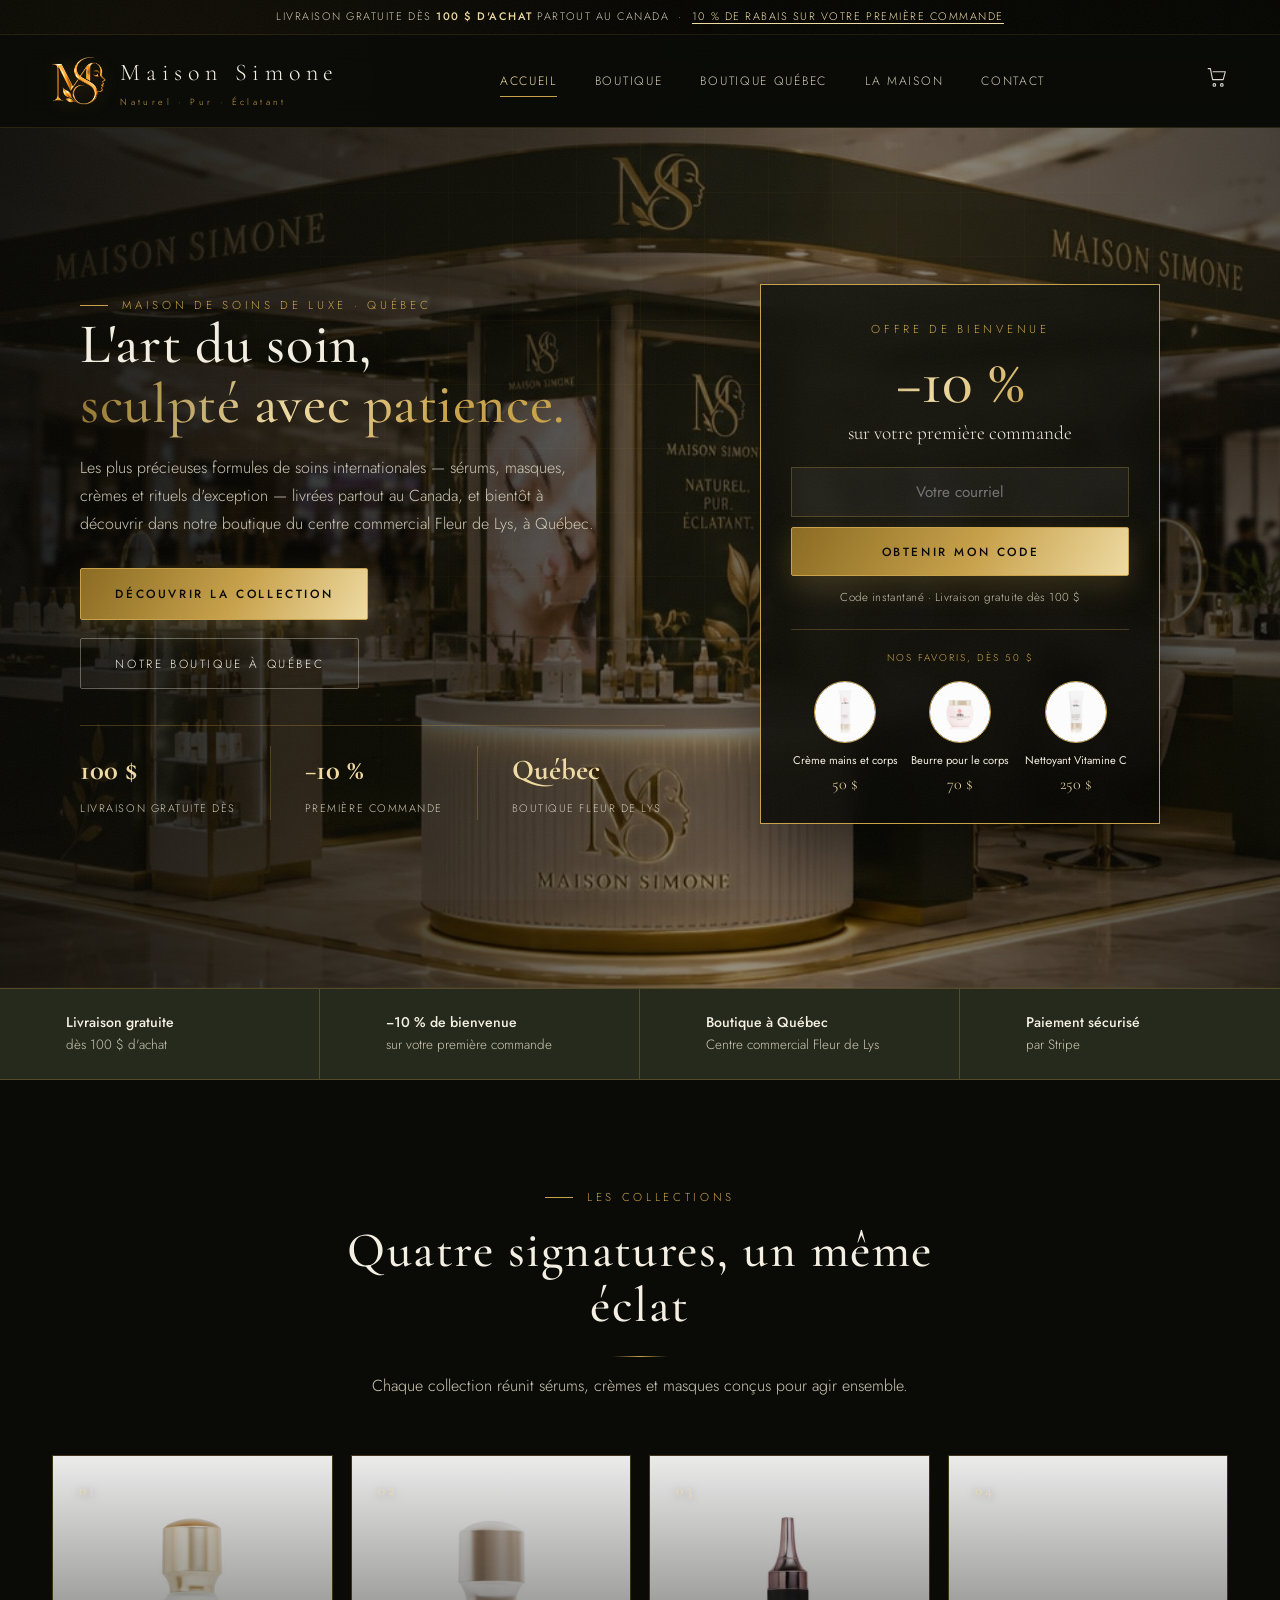
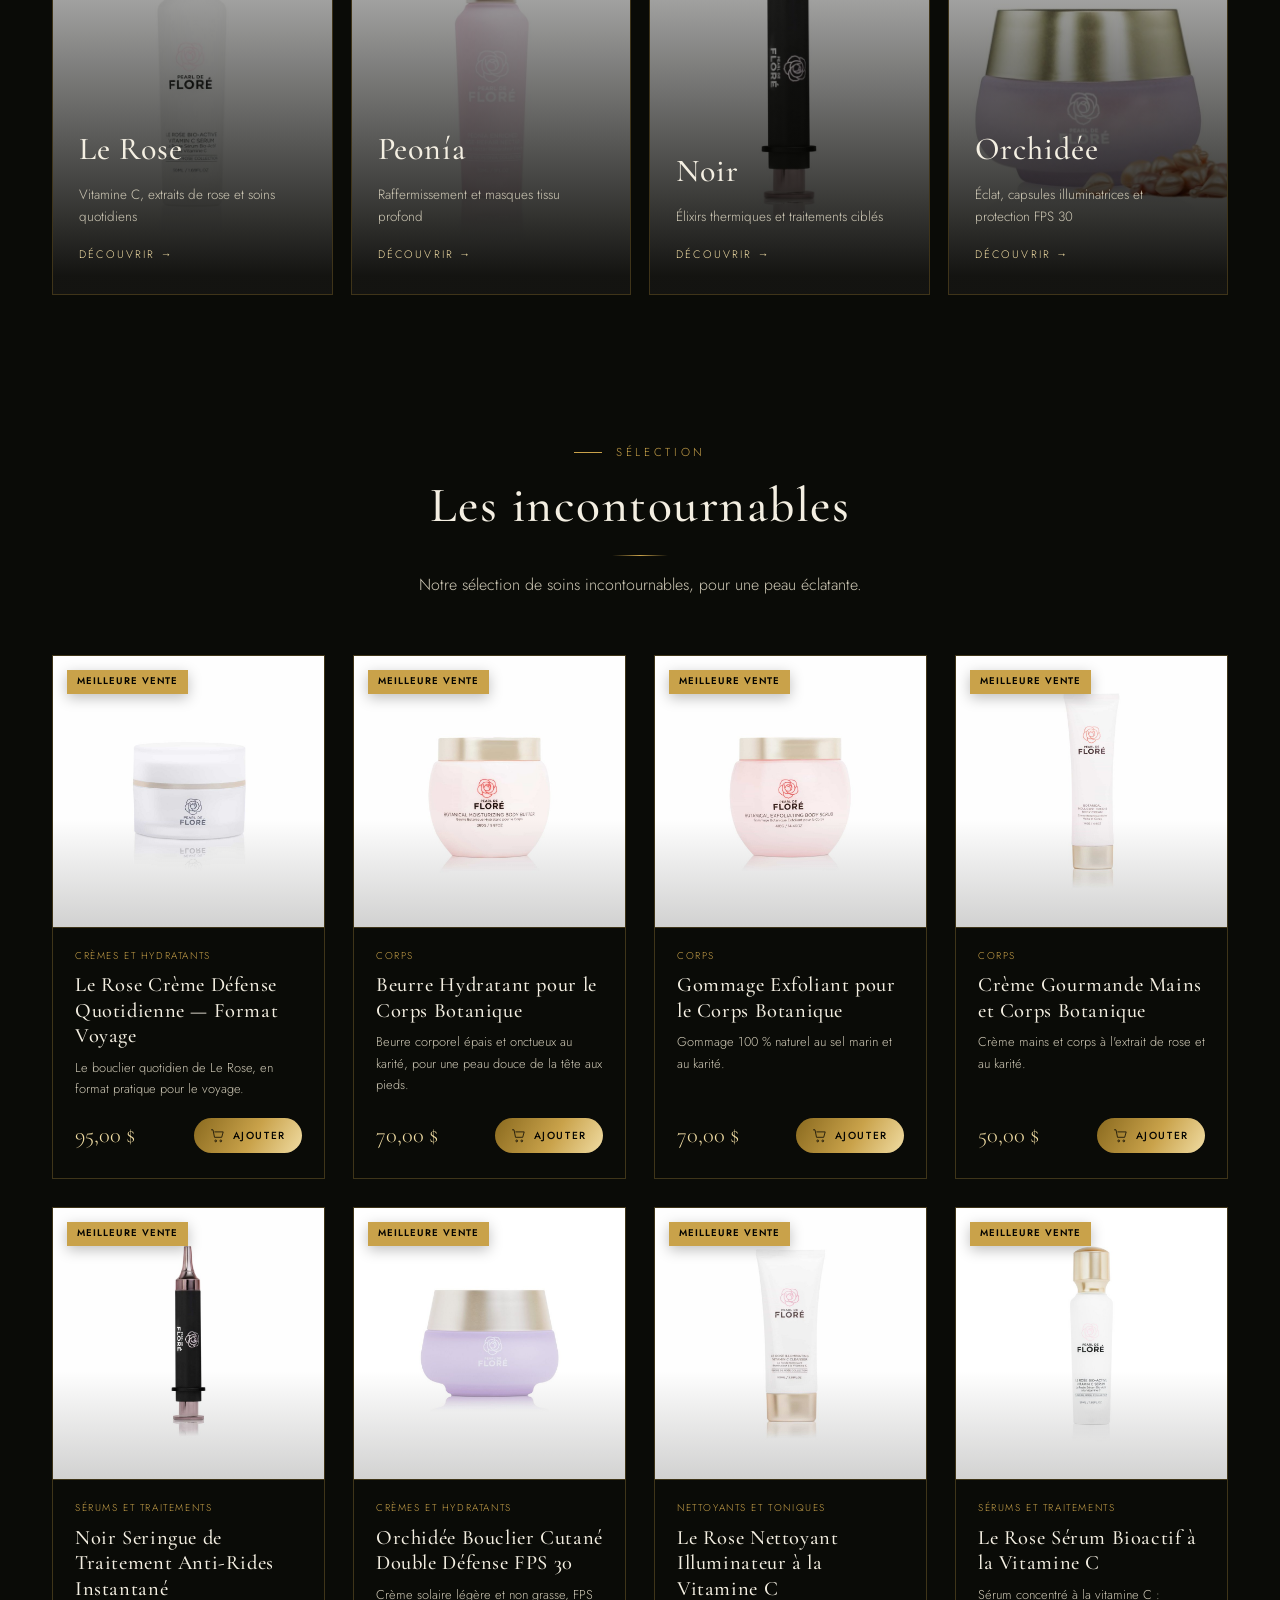
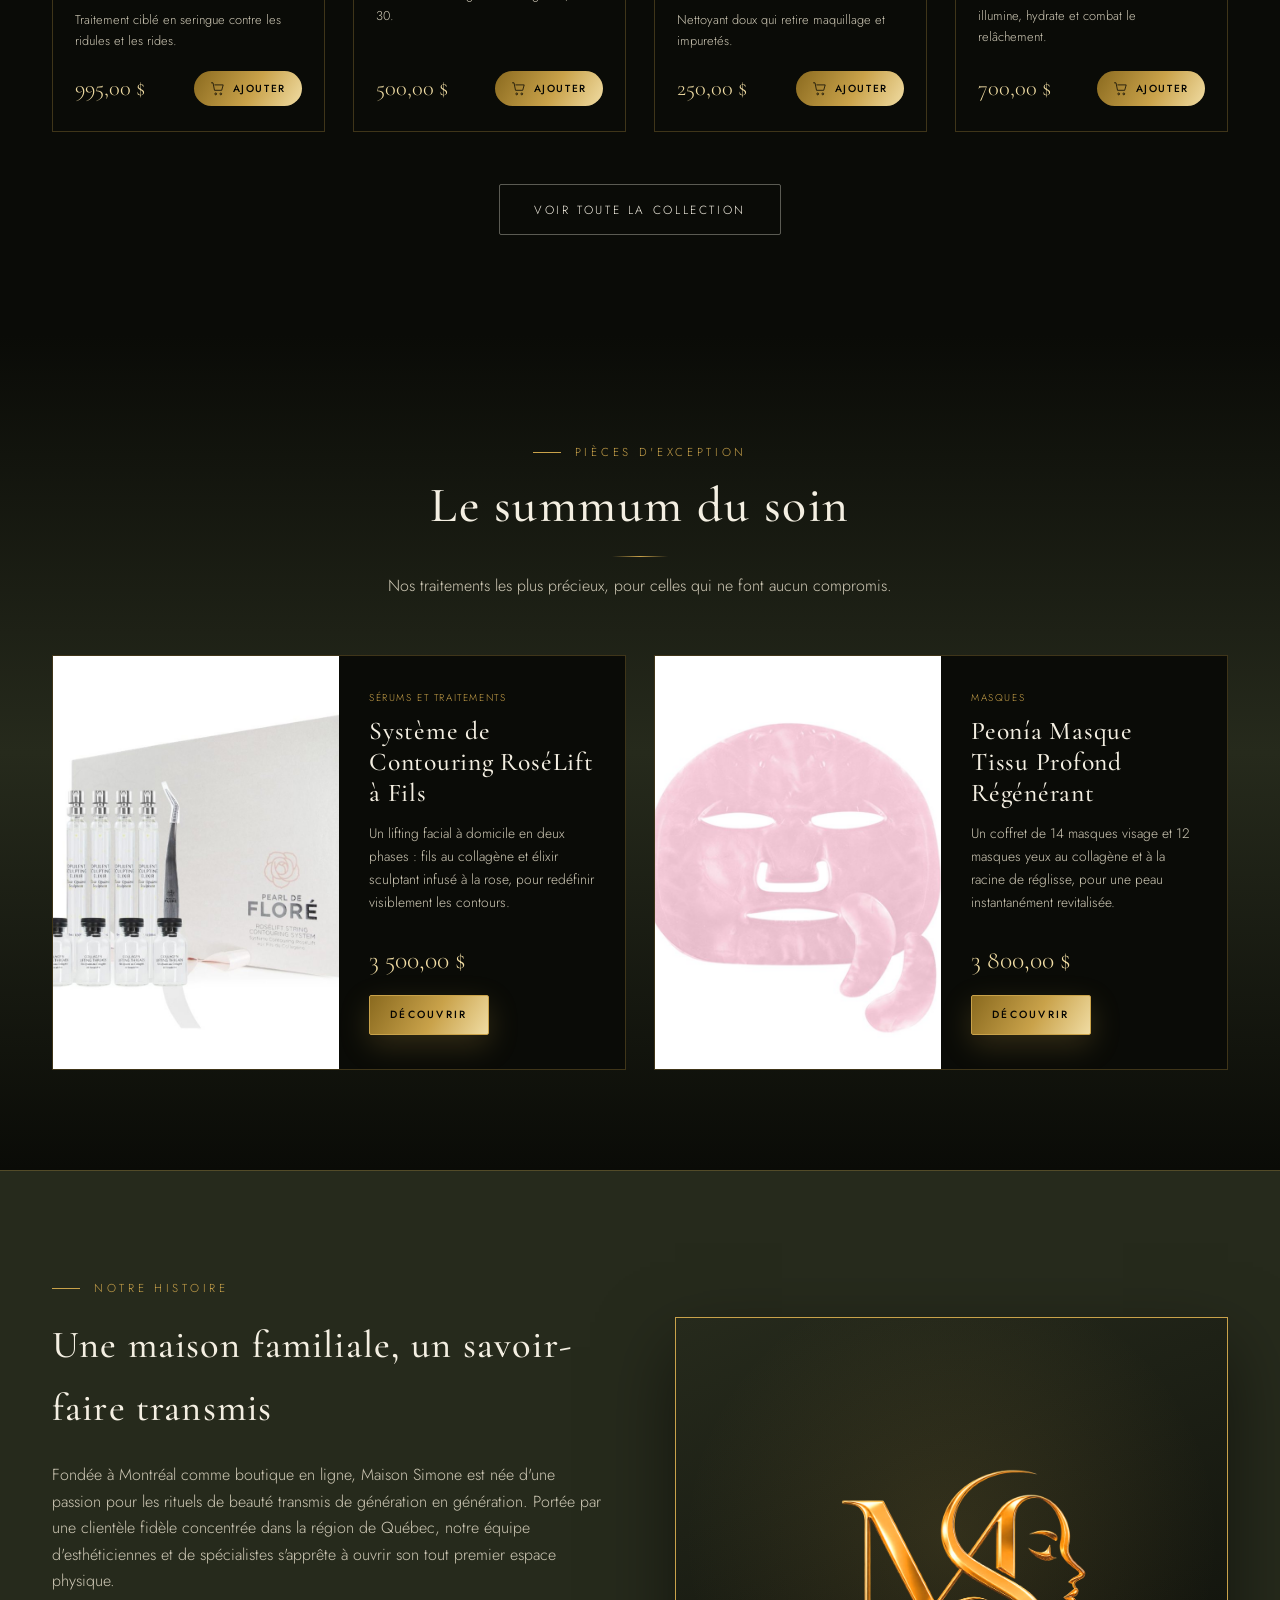
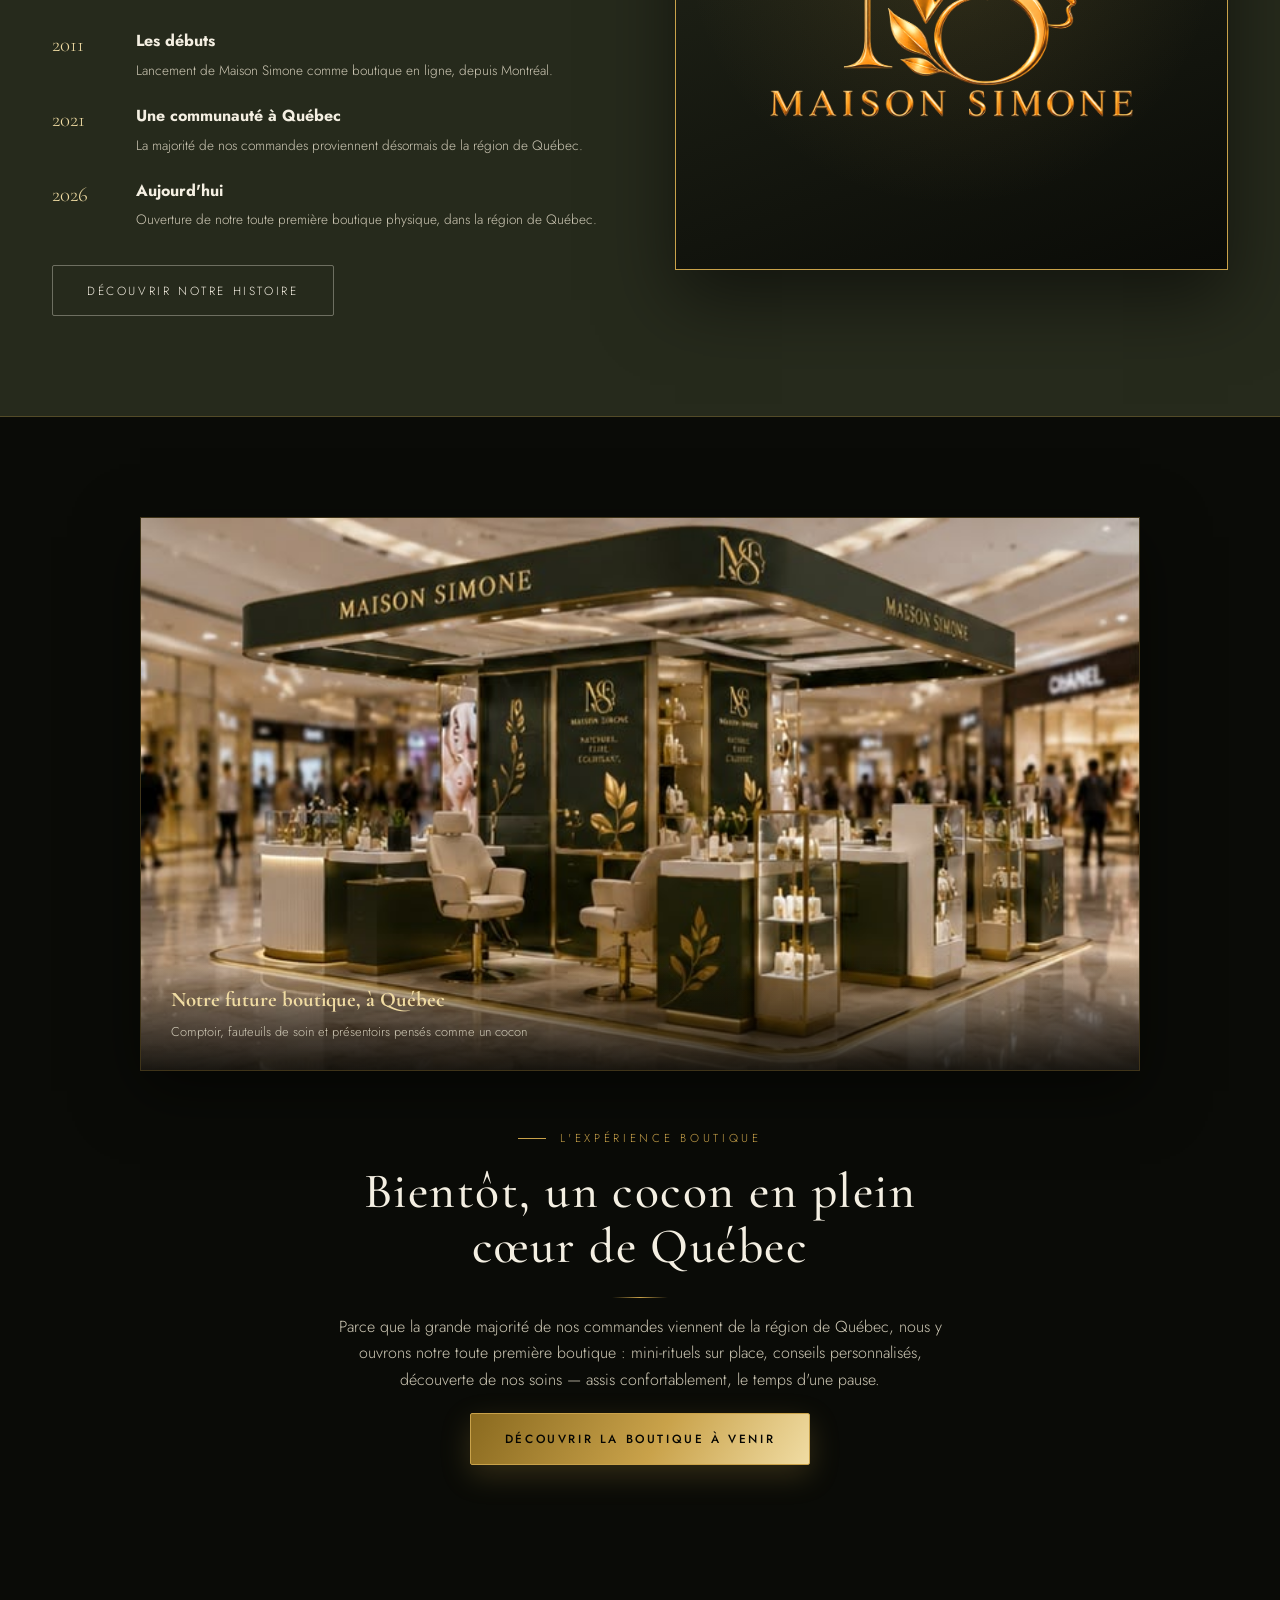
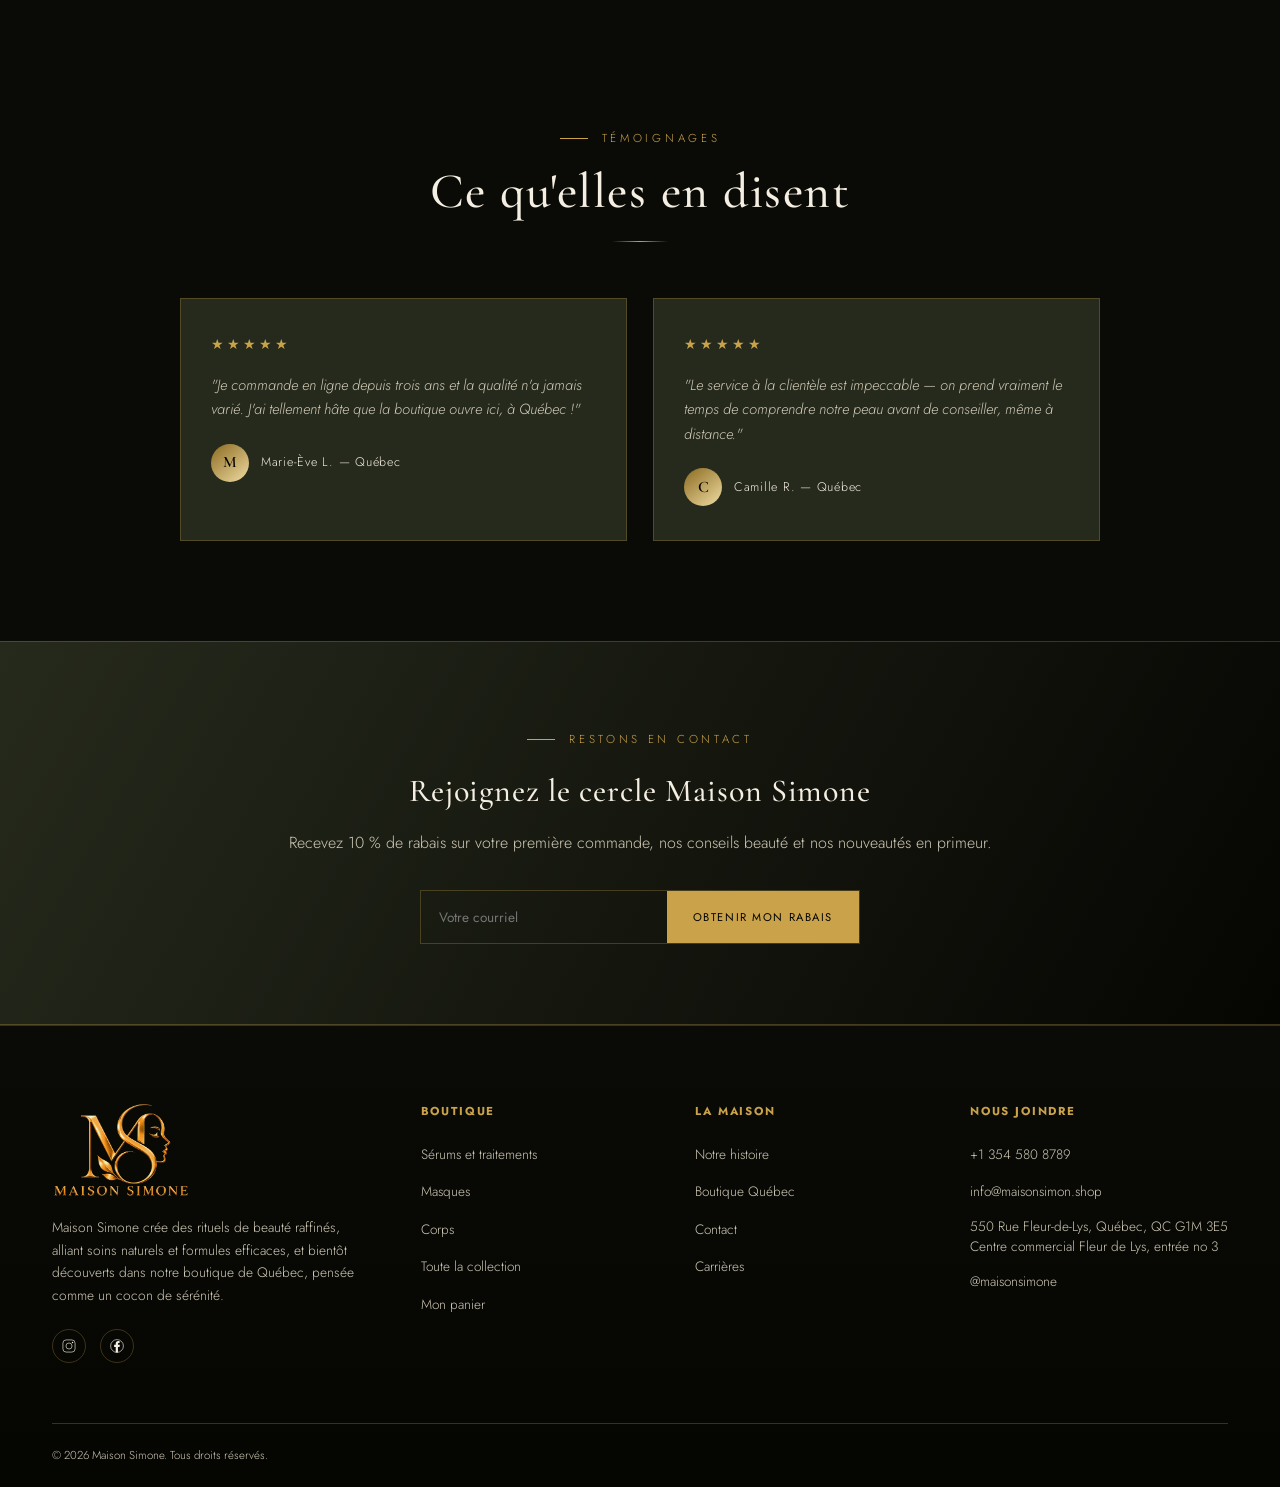
<file: index.html>
<!DOCTYPE html>
<html lang="fr-CA">
<head>
<meta charset="UTF-8">
<meta name="viewport" content="width=device-width, initial-scale=1.0">
<title>Maison Simone — Soins naturels en ligne &amp; boutique à Québec</title>
<meta name="description" content="Maison Simone — soins du visage et du corps naturels, livrés partout au Canada, et bientôt découverts dans notre toute première boutique à Québec.">
<meta property="og:type" content="website"><meta property="og:title" content="Maison Simone — Soins naturels en ligne et boutique à Québec"><meta property="og:description" content="Sérums, crèmes, masques et soins du corps. Livraison gratuite dès 100 $ et 10 % de rabais à votre première commande."><meta property="og:image" content="https://maisonsimon.shop/assets/img/products/le-rose-bio-active-vitamin-c-serum-1.jpg"><meta property="og:locale" content="fr_CA"><link rel="canonical" href="https://maisonsimon.shop/"><link rel="icon" type="image/png" href="assets/img/favicon.png">
<link rel="apple-touch-icon" href="assets/img/favicon.png">
<link rel="stylesheet" href="css/style.css"><link rel="stylesheet" href="css/luxe.css">
</head>
<body>

<div class="topbar">Livraison gratuite dès <b>100&nbsp;$ d'achat</b> partout au Canada &nbsp;·&nbsp; <a href="#" data-open-promo>10&nbsp;% de rabais sur votre première commande</a></div>
<header class="site-header">
  <div class="navwrap">
    <a href="index.html" class="logo-mark">
      <img src="assets/img/logo-mark.png" alt="Maison Simone" class="logo-img" width="52" height="46">
      <span class="logo-word">Maison Simone<small>Naturel · Pur · Éclatant</small></span>
    </a>
    <nav class="main-nav">
      <a href="index.html" data-nav="index.html" class="active">Accueil</a>
      <a href="produits.html" data-nav="produits.html">Boutique</a>
      <a href="boutiques.html" data-nav="boutiques.html">Boutique Québec</a>
      <a href="a-propos.html" data-nav="a-propos.html">La Maison</a>
      <a href="contact.html" data-nav="contact.html">Contact</a>
    </nav>
    <div class="nav-actions">
      <a href="panier.html" class="icon-btn" aria-label="Panier">
        <svg style="width:22px;height:22px"><use href="#i-cart"/></svg>
        <span class="cart-count" data-cart-count style="display:none">0</span>
      </a>
      <button class="burger" aria-label="Menu"><span></span><span></span><span></span></button>
    </div>
  </div>
</header>
<div class="scrim"></div>
<nav class="mobile-nav">
  <button class="close-x">&times;</button>
  <a href="index.html">Accueil</a>
  <a href="produits.html">Boutique</a>
  <a href="boutiques.html">Boutique Québec</a>
  <a href="a-propos.html">La Maison</a>
  <a href="contact.html">Contact</a>
</nav>

<section class="hero">
  <div class="hero-inner">
    <div class="hero-copy">
      <span class="eyebrow">Maison de soins de luxe · Québec</span>
      <h1>L'art du soin,<br><span class="gold-text">sculpté avec patience.</span></h1>
      <p class="lead">Les plus précieuses formules de soins internationales — sérums, masques, crèmes et rituels d'exception — livrées partout au Canada, et bientôt à découvrir dans notre boutique du centre commercial Fleur de Lys, à Québec.</p>
      <div class="hero-cta">
        <a href="produits.html" class="btn solid"><span>Découvrir la collection</span></a>
        <a href="boutiques.html" class="btn ghost"><span>Notre boutique à Québec</span></a>
      </div>
      <div class="hero-stats">
        <div><b>100&nbsp;$</b><span>Livraison gratuite dès</span></div>
        <div><b>−10&nbsp;%</b><span>Première commande</span></div>
        <div><b>Québec</b><span>Boutique Fleur de Lys</span></div>
      </div>
    </div>
    <aside class="hero-offer" aria-label="Offre de bienvenue">
      <span class="eyebrow">Offre de bienvenue</span>
      <div class="offer-big gold-text">−10&nbsp;%</div>
      <p class="offer-sub">sur votre première commande</p>
      <form class="offer-form" data-newsletter novalidate>
        <input type="email" placeholder="Votre courriel" aria-label="Votre courriel" required>
        <button type="submit" class="btn solid"><span>Obtenir mon code</span></button>
      </form>
      <p class="offer-fine">Code instantané · Livraison gratuite dès 100&nbsp;$</p>
      <div class="offer-favs">
        <span class="offer-label">Nos favoris, dès 50&nbsp;$</span>
        <a href="produit.html?id=botanique-creme-mains-corps"><img src="assets/img/products/botanical-indulgent-hand-body-cream-1.jpg" alt="Crème Gourmande Mains et Corps Botanique" loading="lazy"><b>Crème mains et corps</b><i>50&nbsp;$</i></a>
        <a href="produit.html?id=botanique-beurre-corps"><img src="assets/img/products/botanical-moisturizing-body-butter-1.jpg" alt="Beurre Hydratant pour le Corps Botanique" loading="lazy"><b>Beurre pour le corps</b><i>70&nbsp;$</i></a>
        <a href="produit.html?id=le-rose-nettoyant-vitamine-c"><img src="assets/img/products/le-rose-illuminating-vitamin-c-cleanser-1.jpg" alt="Le Rose Nettoyant Illuminateur à la Vitamine C" loading="lazy"><b>Nettoyant Vitamine C</b><i>250&nbsp;$</i></a>
      </div>
    </aside>
  </div>
</section>

<section class="benefits reveal" style="padding:0">
  <div><svg><use href="#i-truck"/></svg><span><b>Livraison gratuite</b>dès 100&nbsp;$ d'achat</span></div>
  <div><svg><use href="#i-sparkle"/></svg><span><b>−10&nbsp;% de bienvenue</b>sur votre première commande</span></div>
  <div><svg><use href="#i-pin"/></svg><span><b>Boutique à Québec</b>Centre commercial Fleur de Lys</span></div>
  <div><svg><use href="#i-lock"/></svg><span><b>Paiement sécurisé</b>par Stripe</span></div>
</section>

<section class="collections">
  <div class="container">
    <div class="section-head reveal">
      <span class="eyebrow" style="justify-content:center">Les collections</span>
      <h2>Quatre signatures, un même éclat</h2>
      <p>Chaque collection réunit sérums, crèmes et masques conçus pour agir ensemble.</p>
    </div>
    <div class="coll-grid">
      <a href="produits.html?q=Le%20Rose" class="coll-card reveal"><img class="coll-bg" src="assets/img/products/le-rose-bio-active-vitamin-c-serum-1.jpg" alt="" loading="lazy">
        <span class="coll-num">01</span><h3 class="serif">Le Rose</h3><p>Vitamine C, extraits de rose et soins quotidiens</p><span class="coll-link">Découvrir →</span>
      </a>
      <a href="produits.html?q=Peonia" class="coll-card reveal"><img class="coll-bg" src="assets/img/products/peonia-enriched-age-repair-nectar-1.jpg" alt="" loading="lazy">
        <span class="coll-num">02</span><h3 class="serif">Peonía</h3><p>Raffermissement et masques tissu profond</p><span class="coll-link">Découvrir →</span>
      </a>
      <a href="produits.html?q=Noir" class="coll-card reveal"><img class="coll-bg" src="assets/img/products/noir-instant-wrinkle-treatment-syringe-1.jpg" alt="" loading="lazy">
        <span class="coll-num">03</span><h3 class="serif">Noir</h3><p>Élixirs thermiques et traitements ciblés</p><span class="coll-link">Découvrir →</span>
      </a>
      <a href="produits.html?q=Orchid" class="coll-card reveal"><img class="coll-bg" src="assets/img/products/orchidee-skin-illuminating-serum-capsules-1.jpg" alt="" loading="lazy">
        <span class="coll-num">04</span><h3 class="serif">Orchidée</h3><p>Éclat, capsules illuminatrices et protection FPS 30</p><span class="coll-link">Découvrir →</span>
      </a>
    </div>
  </div>
</section>

<section>
  <div class="container">
    <div class="section-head reveal">
      <span class="eyebrow" style="justify-content:center">Sélection</span>
      <h2>Les incontournables</h2>
      <p>Notre sélection de soins incontournables, pour une peau éclatante.</p>
    </div>
    <div class="product-grid" data-featured></div>
    <div style="text-align:center;margin-top:52px">
      <a href="produits.html" class="btn ghost"><span>Voir toute la collection</span></a>
    </div>
  </div>
</section>

<section class="exception">
  <div class="container">
    <div class="section-head reveal">
      <span class="eyebrow" style="justify-content:center">Pièces d'exception</span>
      <h2>Le summum du soin</h2>
      <p>Nos traitements les plus précieux, pour celles qui ne font aucun compromis.</p>
    </div>
    <div class="exc-grid">
      <article class="exc-card reveal">
        <a href="produit.html?id=roselift-contouring" class="exc-img"><img src="assets/img/products/roselift-string-contouring-system-2.jpg" alt="Système de Contouring RoséLift à Fils" loading="lazy"></a>
        <div class="exc-body">
          <span class="pc-cat">Sérums et traitements</span>
          <h3 class="serif">Système de Contouring RoséLift à Fils</h3>
          <p>Un lifting facial à domicile en deux phases : fils au collagène et élixir sculptant infusé à la rose, pour redéfinir visiblement les contours.</p>
          <div class="exc-foot"><span class="pc-price">3&nbsp;500,00&nbsp;$</span><a href="produit.html?id=roselift-contouring" class="btn solid small"><span>Découvrir</span></a></div>
        </div>
      </article>
      <article class="exc-card reveal">
        <a href="produit.html?id=peonia-masque-tissu-profond" class="exc-img"><img src="assets/img/products/peonia-deep-tissue-treatment-replenishing-mask-1.jpg" alt="Peonía Masque Tissu Profond Régénérant" loading="lazy"></a>
        <div class="exc-body">
          <span class="pc-cat">Masques</span>
          <h3 class="serif">Peonía Masque Tissu Profond Régénérant</h3>
          <p>Un coffret de 14 masques visage et 12 masques yeux au collagène et à la racine de réglisse, pour une peau instantanément revitalisée.</p>
          <div class="exc-foot"><span class="pc-price">3&nbsp;800,00&nbsp;$</span><a href="produit.html?id=peonia-masque-tissu-profond" class="btn solid small"><span>Découvrir</span></a></div>
        </div>
      </article>
    </div>
  </div>
</section>

<section style="background:var(--olive);border-top:1px solid var(--line);border-bottom:1px solid var(--line)">
  <div class="container">
    <div class="split">
      <div class="reveal">
        <span class="eyebrow">Notre histoire</span>
        <h2 style="margin-top:16px;font-size:2.4rem">Une maison familiale, un savoir-faire transmis</h2>
        <p style="color:var(--cream-dim);margin-top:22px">Fondée à Montréal comme boutique en ligne, Maison Simone est née d'une passion pour les rituels de beauté transmis de génération en génération. Portée par une clientèle fidèle concentrée dans la région de Québec, notre équipe d'esthéticiennes et de spécialistes s'apprête à ouvrir son tout premier espace physique.</p>
        <div class="timeline">
          <div class="tl-item"><span class="tl-year">2011</span><div class="tl-text"><b>Les débuts</b><p>Lancement de Maison Simone comme boutique en ligne, depuis Montréal.</p></div></div>
          <div class="tl-item"><span class="tl-year">2021</span><div class="tl-text"><b>Une communauté à Québec</b><p>La majorité de nos commandes proviennent désormais de la région de Québec.</p></div></div>
          <div class="tl-item"><span class="tl-year">2026</span><div class="tl-text"><b>Aujourd'hui</b><p>Ouverture de notre toute première boutique physique, dans la région de Québec.</p></div></div>
        </div>
        <a href="a-propos.html" class="btn ghost" style="margin-top:34px"><span>Découvrir notre histoire</span></a>
      </div>
      <div class="split-art pad logo-art reveal">
        <img src="assets/img/logo.png" alt="Maison Simone">
      </div>
    </div>
  </div>
</section>

<section>
  <div class="container">
    <div class="kiosk-scene reveal">
      <img src="assets/img/kiosk-front-b.jpg" alt="Boutique Maison Simone dans un centre commercial">
      <div class="kiosk-caption">
        <b>Notre future boutique, à Québec</b>
        <span>Comptoir, fauteuils de soin et présentoirs pensés comme un cocon</span>
      </div>
    </div>
    <div class="section-head reveal" style="margin-top:50px">
      <span class="eyebrow" style="justify-content:center">L'expérience boutique</span>
      <h2>Bientôt, un cocon en plein cœur de Québec</h2>
      <p>Parce que la grande majorité de nos commandes viennent de la région de Québec, nous y ouvrons notre toute première boutique : mini-rituels sur place, conseils personnalisés, découverte de nos soins — assis confortablement, le temps d'une pause.</p>
      <a href="boutiques.html" class="btn solid" style="margin-top:20px"><span>Découvrir la boutique à venir</span></a>
    </div>
  </div>
</section>

<section>
  <div class="container">
    <div class="section-head reveal">
      <span class="eyebrow" style="justify-content:center">Témoignages</span>
      <h2>Ce qu'elles en disent</h2>
    </div>
    <div class="testi-grid">
      <div class="testi-card reveal">
        <div class="stars">★★★★★</div>
        <p>"Je commande en ligne depuis trois ans et la qualité n'a jamais varié. J'ai tellement hâte que la boutique ouvre ici, à Québec !"</p>
        <div class="testi-who"><div class="avatar-circle">M</div><span>Marie-Ève L. — Québec</span></div>
      </div>
      <div class="testi-card reveal">
        <div class="stars">★★★★★</div>
        <p>"Le service à la clientèle est impeccable — on prend vraiment le temps de comprendre notre peau avant de conseiller, même à distance."</p>
        <div class="testi-who"><div class="avatar-circle">C</div><span>Camille R. — Québec</span></div>
      </div>
    </div>
  </div>
</section>

<section class="newsletter">
  <div class="container">
    <span class="eyebrow" style="justify-content:center">Restons en contact</span>
    <h2 class="serif" style="font-size:2rem;margin-top:16px">Rejoignez le cercle Maison Simone</h2>
    <p style="color:var(--cream-dim);margin-top:12px">Recevez 10&nbsp;% de rabais sur votre première commande, nos conseils beauté et nos nouveautés en primeur.</p>
    <form class="nl-form" data-newsletter>
      <input type="email" placeholder="Votre courriel" required>
      <button type="submit">Obtenir mon rabais</button>
    </form>
  </div>
</section>

<footer class="site-footer">
  <div class="container">
    <div class="foot-grid">
      <div class="foot-about">
        <img src="assets/img/logo.png" alt="Maison Simone" class="logo-foot" width="170" height="118">
        <p>Maison Simone crée des rituels de beauté raffinés, alliant soins naturels et formules efficaces, et bientôt découverts dans notre boutique de Québec, pensée comme un cocon de sérénité.</p>
        <div class="foot-social">
          <a href="#" aria-label="Instagram"><svg style="width:16px;height:16px"><use href="#i-ig"/></svg></a>
          <a href="#" aria-label="Facebook"><svg style="width:16px;height:16px"><use href="#i-fb"/></svg></a>
        </div>
      </div>
      <div><h5>Boutique</h5><ul>
        <li><a href="produits.html?cat=serums">Sérums et traitements</a></li>
        <li><a href="produits.html?cat=masques">Masques</a></li><li><a href="produits.html?cat=corps">Corps</a></li>
        <li><a href="produits.html">Toute la collection</a></li>
        <li><a href="panier.html">Mon panier</a></li>
      </ul></div>
      <div><h5>La Maison</h5><ul>
        <li><a href="a-propos.html">Notre histoire</a></li>
        <li><a href="boutiques.html">Boutique Québec</a></li>
        <li><a href="contact.html">Contact</a></li>
        <li><a href="contact.html">Carrières</a></li>
      </ul></div>
      <div><h5>Nous joindre</h5><ul>
        <li><a href="tel:+13545808789">+1 354 580 8789</a></li>
        <li><a href="mailto:info@maisonsimon.shop">info@maisonsimon.shop</a></li>
        <li class="foot-addr">550 Rue Fleur-de-Lys, Québec, QC G1M 3E5<br>Centre commercial Fleur de Lys, entrée no&nbsp;3</li>
        <li><a href="#">@maisonsimone</a></li>
      </ul></div>
    </div>
    <div class="foot-bottom">
      <span>© 2026 Maison Simone. Tous droits réservés.</span>
      
    </div>
  </div>
</footer>

<script src="js/icons.js"></script>
<script src="js/config.js"></script>
<script src="js/data.js"></script>
<script src="js/cart.js"></script>
<script src="js/main.js"></script>
<script src="js/promo.js"></script>
</body>
</html>
</file>
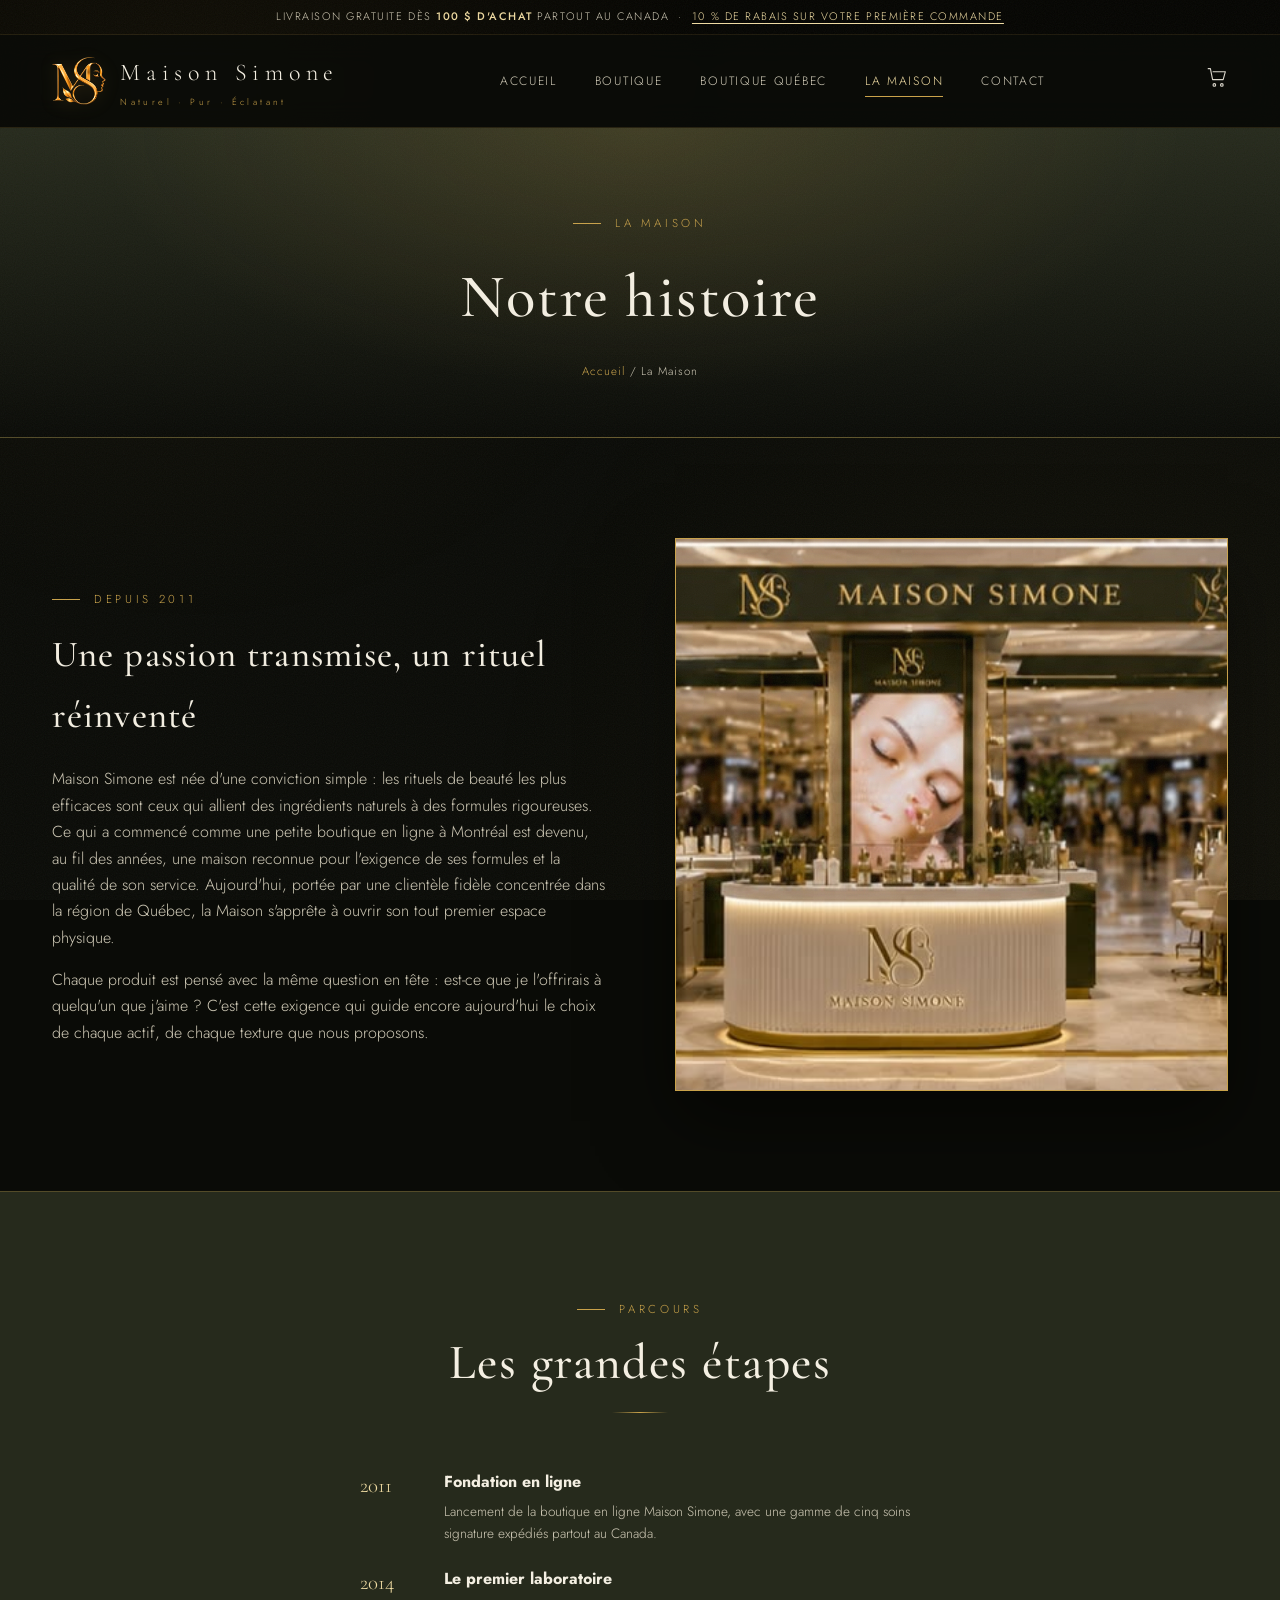
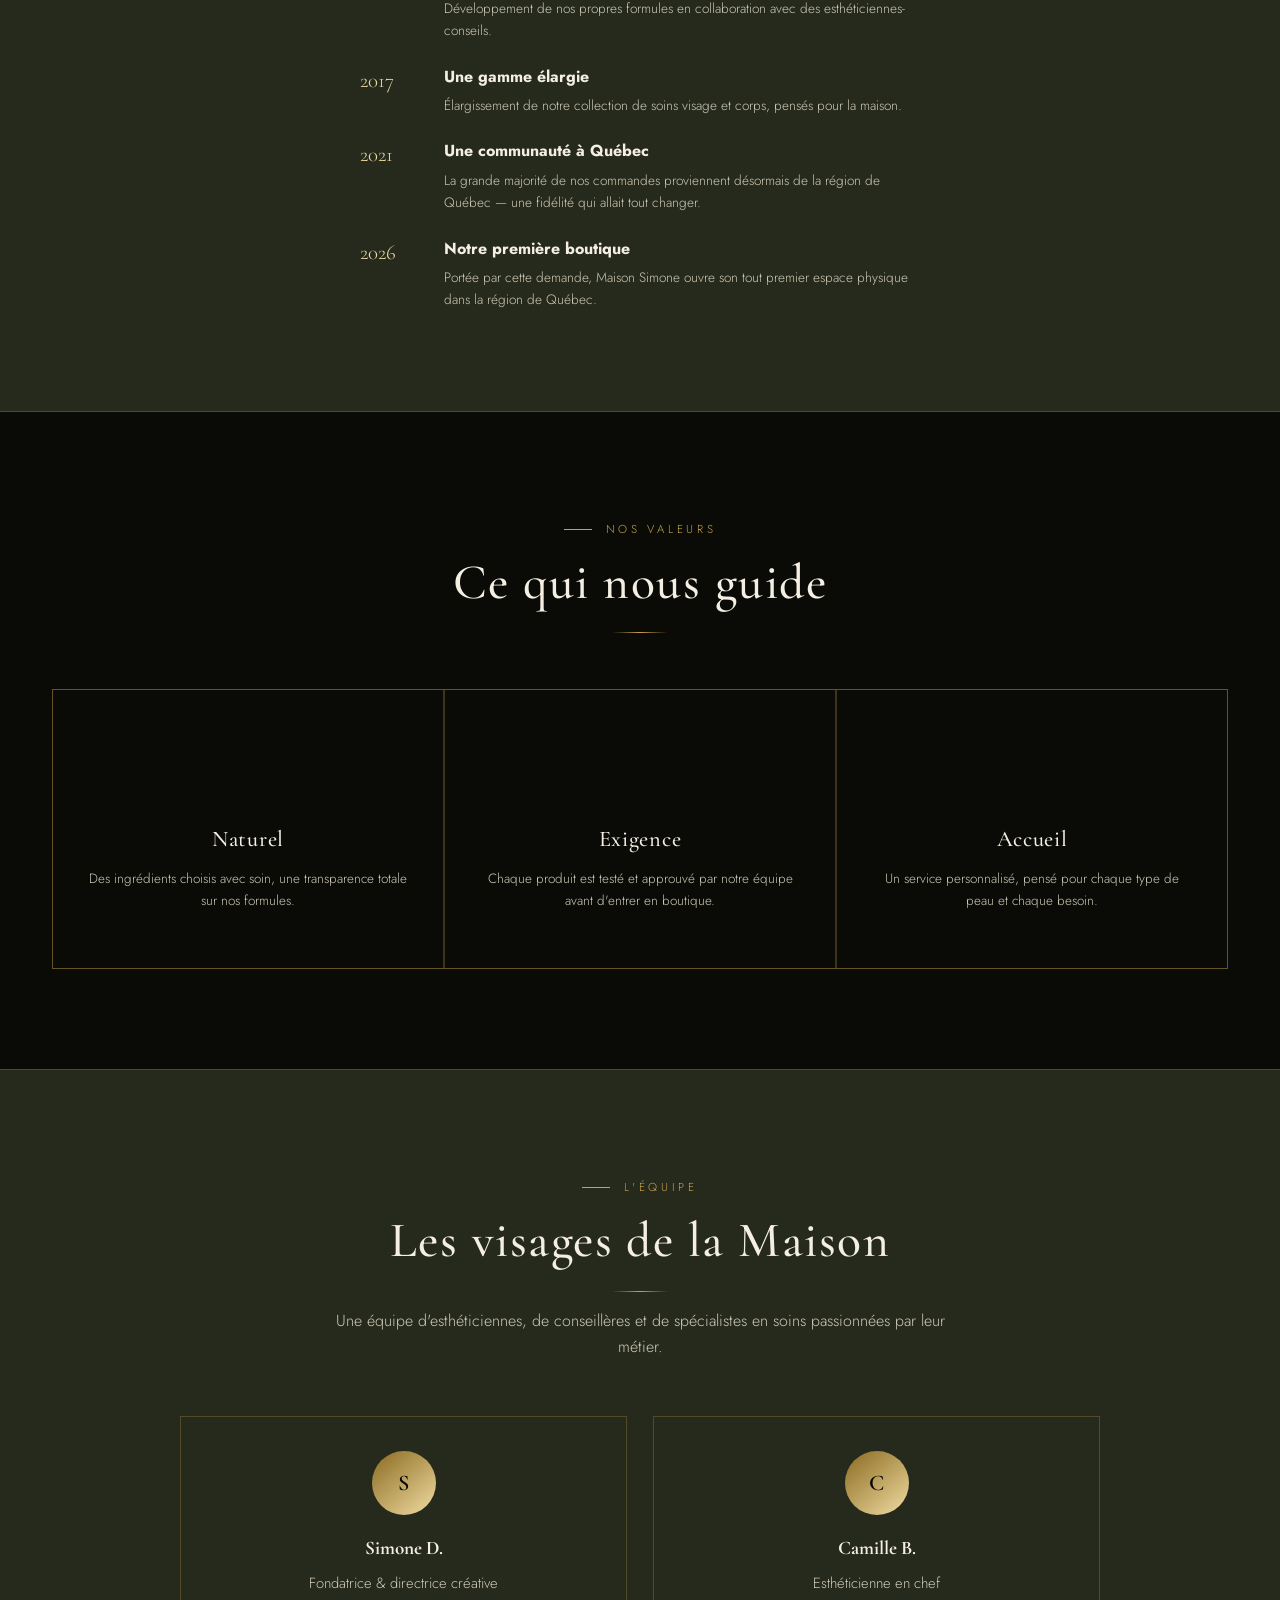
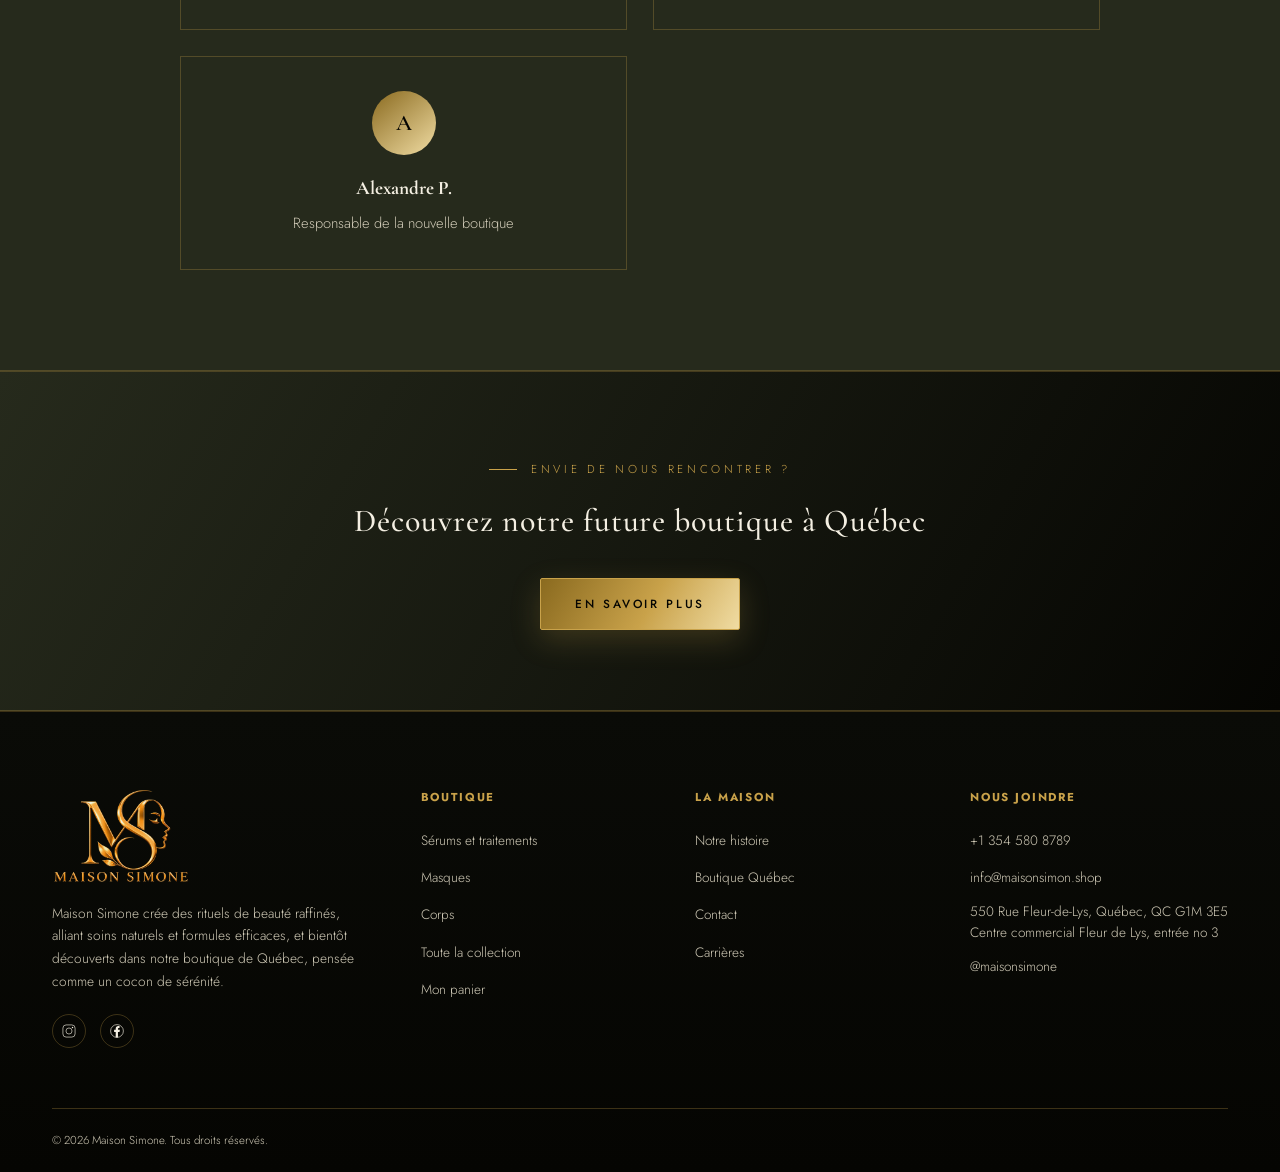
<file: a-propos.html>
<!DOCTYPE html>
<html lang="fr-CA">
<head>
<meta charset="UTF-8">
<meta name="viewport" content="width=device-width, initial-scale=1.0">
<title>La Maison — Notre histoire | Maison Simone</title>
<meta name="description" content="Découvrez l'histoire de Maison Simone, notre savoir-faire et notre équipe.">
<link rel="apple-touch-icon" href="assets/img/favicon.png">
<link rel="stylesheet" href="css/style.css"><link rel="stylesheet" href="css/luxe.css">
</head>
<body>

<div class="topbar">Livraison gratuite dès <b>100&nbsp;$ d'achat</b> partout au Canada &nbsp;·&nbsp; <a href="#" data-open-promo>10&nbsp;% de rabais sur votre première commande</a></div>
<header class="site-header">
  <div class="navwrap">
    <a href="index.html" class="logo-mark">
      <img src="assets/img/logo-mark.png" alt="Maison Simone" class="logo-img" width="52" height="46">
      <span class="logo-word">Maison Simone<small>Naturel · Pur · Éclatant</small></span>
    </a>
    <nav class="main-nav">
      <a href="index.html" data-nav="index.html">Accueil</a>
      <a href="produits.html" data-nav="produits.html">Boutique</a>
      <a href="boutiques.html" data-nav="boutiques.html">Boutique Québec</a>
      <a href="a-propos.html" data-nav="a-propos.html" class="active">La Maison</a>
      <a href="contact.html" data-nav="contact.html">Contact</a>
    </nav>
    <div class="nav-actions">
      <a href="panier.html" class="icon-btn" aria-label="Panier">
        <svg style="width:22px;height:22px"><use href="#i-cart"/></svg>
        <span class="cart-count" data-cart-count style="display:none">0</span>
      </a>
      <button class="burger" aria-label="Menu"><span></span><span></span><span></span></button>
    </div>
  </div>
</header>
<div class="scrim"></div>
<nav class="mobile-nav">
  <button class="close-x">&times;</button>
  <a href="index.html">Accueil</a>
  <a href="produits.html">Boutique</a>
  <a href="boutiques.html">Boutique Québec</a>
  <a href="a-propos.html">La Maison</a>
  <a href="contact.html">Contact</a>
</nav>

<div class="page-head">
  <span class="eyebrow" style="justify-content:center">La Maison</span>
  <h1 class="serif" style="margin-top:14px">Notre histoire</h1>
  <p class="crumb"><a href="index.html">Accueil</a> / La Maison</p>
</div>

<section>
  <div class="container">
    <div class="split">
      <div class="reveal in">
        <span class="eyebrow">Depuis 2011</span>
        <h2 style="margin-top:16px;font-size:2.3rem">Une passion transmise, un rituel réinventé</h2>
        <p style="color:var(--cream-dim);margin-top:20px">Maison Simone est née d'une conviction simple : les rituels de beauté les plus efficaces sont ceux qui allient des ingrédients naturels à des formules rigoureuses. Ce qui a commencé comme une petite boutique en ligne à Montréal est devenu, au fil des années, une maison reconnue pour l'exigence de ses formules et la qualité de son service. Aujourd'hui, portée par une clientèle fidèle concentrée dans la région de Québec, la Maison s'apprête à ouvrir son tout premier espace physique.</p>
        <p style="color:var(--cream-dim);margin-top:16px">Chaque produit est pensé avec la même question en tête : est-ce que je l'offrirais à quelqu'un que j'aime ? C'est cette exigence qui guide encore aujourd'hui le choix de chaque actif, de chaque texture que nous proposons.</p>
      </div>
      <div class="split-art reveal in">
        <img src="assets/img/kiosk-front-a.jpg" alt="Boutique Maison Simone">
      </div>
    </div>
  </div>
</section>

<section style="background:var(--olive);border-top:1px solid var(--line);border-bottom:1px solid var(--line)">
  <div class="container">
    <div class="section-head reveal">
      <span class="eyebrow" style="justify-content:center">Parcours</span>
      <h2>Les grandes étapes</h2>
    </div>
    <div class="timeline" style="max-width:560px;margin:0 auto">
      <div class="tl-item"><span class="tl-year">2011</span><div class="tl-text"><b>Fondation en ligne</b><p>Lancement de la boutique en ligne Maison Simone, avec une gamme de cinq soins signature expédiés partout au Canada.</p></div></div>
      <div class="tl-item"><span class="tl-year">2014</span><div class="tl-text"><b>Le premier laboratoire</b><p>Développement de nos propres formules en collaboration avec des esthéticiennes-conseils.</p></div></div>
      <div class="tl-item"><span class="tl-year">2017</span><div class="tl-text"><b>Une gamme élargie</b><p>Élargissement de notre collection de soins visage et corps, pensés pour la maison.</p></div></div>
      <div class="tl-item"><span class="tl-year">2021</span><div class="tl-text"><b>Une communauté à Québec</b><p>La grande majorité de nos commandes proviennent désormais de la région de Québec — une fidélité qui allait tout changer.</p></div></div>
      <div class="tl-item"><span class="tl-year">2026</span><div class="tl-text"><b>Notre première boutique</b><p>Portée par cette demande, Maison Simone ouvre son tout premier espace physique dans la région de Québec.</p></div></div>
    </div>
  </div>
</section>

<section>
  <div class="container">
    <div class="section-head reveal">
      <span class="eyebrow" style="justify-content:center">Nos valeurs</span>
      <h2>Ce qui nous guide</h2>
    </div>
    <div class="cat-strip" style="border:1px solid var(--line)">
      <div class="cat-card reveal">
        <svg><use href="#i-leaf"/></svg>
        <h3 class="serif">Naturel</h3>
        <p>Des ingrédients choisis avec soin, une transparence totale sur nos formules.</p>
      </div>
      <div class="cat-card reveal">
        <svg><use href="#i-shield"/></svg>
        <h3 class="serif">Exigence</h3>
        <p>Chaque produit est testé et approuvé par notre équipe avant d'entrer en boutique.</p>
      </div>
      <div class="cat-card reveal">
        <svg><use href="#i-sparkle"/></svg>
        <h3 class="serif">Accueil</h3>
        <p>Un service personnalisé, pensé pour chaque type de peau et chaque besoin.</p>
      </div>
    </div>
  </div>
</section>

<section style="background:var(--olive);border-top:1px solid var(--line);border-bottom:1px solid var(--line)">
  <div class="container">
    <div class="section-head reveal">
      <span class="eyebrow" style="justify-content:center">L'équipe</span>
      <h2>Les visages de la Maison</h2>
      <p>Une équipe d'esthéticiennes, de conseillères et de spécialistes en soins passionnées par leur métier.</p>
    </div>
    <div class="testi-grid">
      <div class="testi-card reveal" style="text-align:center">
        <div class="avatar-circle" style="width:64px;height:64px;font-size:1.4rem;margin:0 auto 18px">S</div>
        <b style="font-family:'Cormorant Garamond',serif;font-size:1.2rem;color:var(--cream)">Simone D.</b>
        <p style="margin-top:6px;font-style:normal">Fondatrice &amp; directrice créative</p>
      </div>
      <div class="testi-card reveal" style="text-align:center">
        <div class="avatar-circle" style="width:64px;height:64px;font-size:1.4rem;margin:0 auto 18px">C</div>
        <b style="font-family:'Cormorant Garamond',serif;font-size:1.2rem;color:var(--cream)">Camille B.</b>
        <p style="margin-top:6px;font-style:normal">Esthéticienne en chef</p>
      </div>
      <div class="testi-card reveal" style="text-align:center">
        <div class="avatar-circle" style="width:64px;height:64px;font-size:1.4rem;margin:0 auto 18px">A</div>
        <b style="font-family:'Cormorant Garamond',serif;font-size:1.2rem;color:var(--cream)">Alexandre P.</b>
        <p style="margin-top:6px;font-style:normal">Responsable de la nouvelle boutique</p>
      </div>
    </div>
  </div>
</section>

<section class="newsletter">
  <div class="container">
    <span class="eyebrow" style="justify-content:center">Envie de nous rencontrer ?</span>
    <h2 class="serif" style="font-size:2rem;margin-top:16px">Découvrez notre future boutique à Québec</h2>
    <div style="margin-top:30px">
      <a href="boutiques.html" class="btn solid"><span>En savoir plus</span></a>
    </div>
  </div>
</section>

<footer class="site-footer">
  <div class="container">
    <div class="foot-grid">
      <div class="foot-about">
        <img src="assets/img/logo.png" alt="Maison Simone" class="logo-foot" width="170" height="118">
        <p>Maison Simone crée des rituels de beauté raffinés, alliant soins naturels et formules efficaces, et bientôt découverts dans notre boutique de Québec, pensée comme un cocon de sérénité.</p>
        <div class="foot-social">
          <a href="#" aria-label="Instagram"><svg style="width:16px;height:16px"><use href="#i-ig"/></svg></a>
          <a href="#" aria-label="Facebook"><svg style="width:16px;height:16px"><use href="#i-fb"/></svg></a>
        </div>
      </div>
      <div><h5>Boutique</h5><ul>
        <li><a href="produits.html?cat=serums">Sérums et traitements</a></li>
        <li><a href="produits.html?cat=masques">Masques</a></li><li><a href="produits.html?cat=corps">Corps</a></li>
        <li><a href="produits.html">Toute la collection</a></li>
        <li><a href="panier.html">Mon panier</a></li>
      </ul></div>
      <div><h5>La Maison</h5><ul>
        <li><a href="a-propos.html">Notre histoire</a></li>
        <li><a href="boutiques.html">Boutique Québec</a></li>
        <li><a href="contact.html">Contact</a></li>
        <li><a href="contact.html">Carrières</a></li>
      </ul></div>
      <div><h5>Nous joindre</h5><ul>
        <li><a href="tel:+13545808789">+1 354 580 8789</a></li>
        <li><a href="mailto:info@maisonsimon.shop">info@maisonsimon.shop</a></li>
        <li class="foot-addr">550 Rue Fleur-de-Lys, Québec, QC G1M 3E5<br>Centre commercial Fleur de Lys, entrée no&nbsp;3</li>
        <li><a href="#">@maisonsimone</a></li>
      </ul></div>
    </div>
    <div class="foot-bottom">
      <span>© 2026 Maison Simone. Tous droits réservés.</span>
      
    </div>
  </div>
</footer>

<script src="js/icons.js"></script>
<script src="js/config.js"></script>
<script src="js/data.js"></script>
<script src="js/cart.js"></script>
<script src="js/main.js"></script>
<script src="js/promo.js"></script>
</body>
</html>
</file>
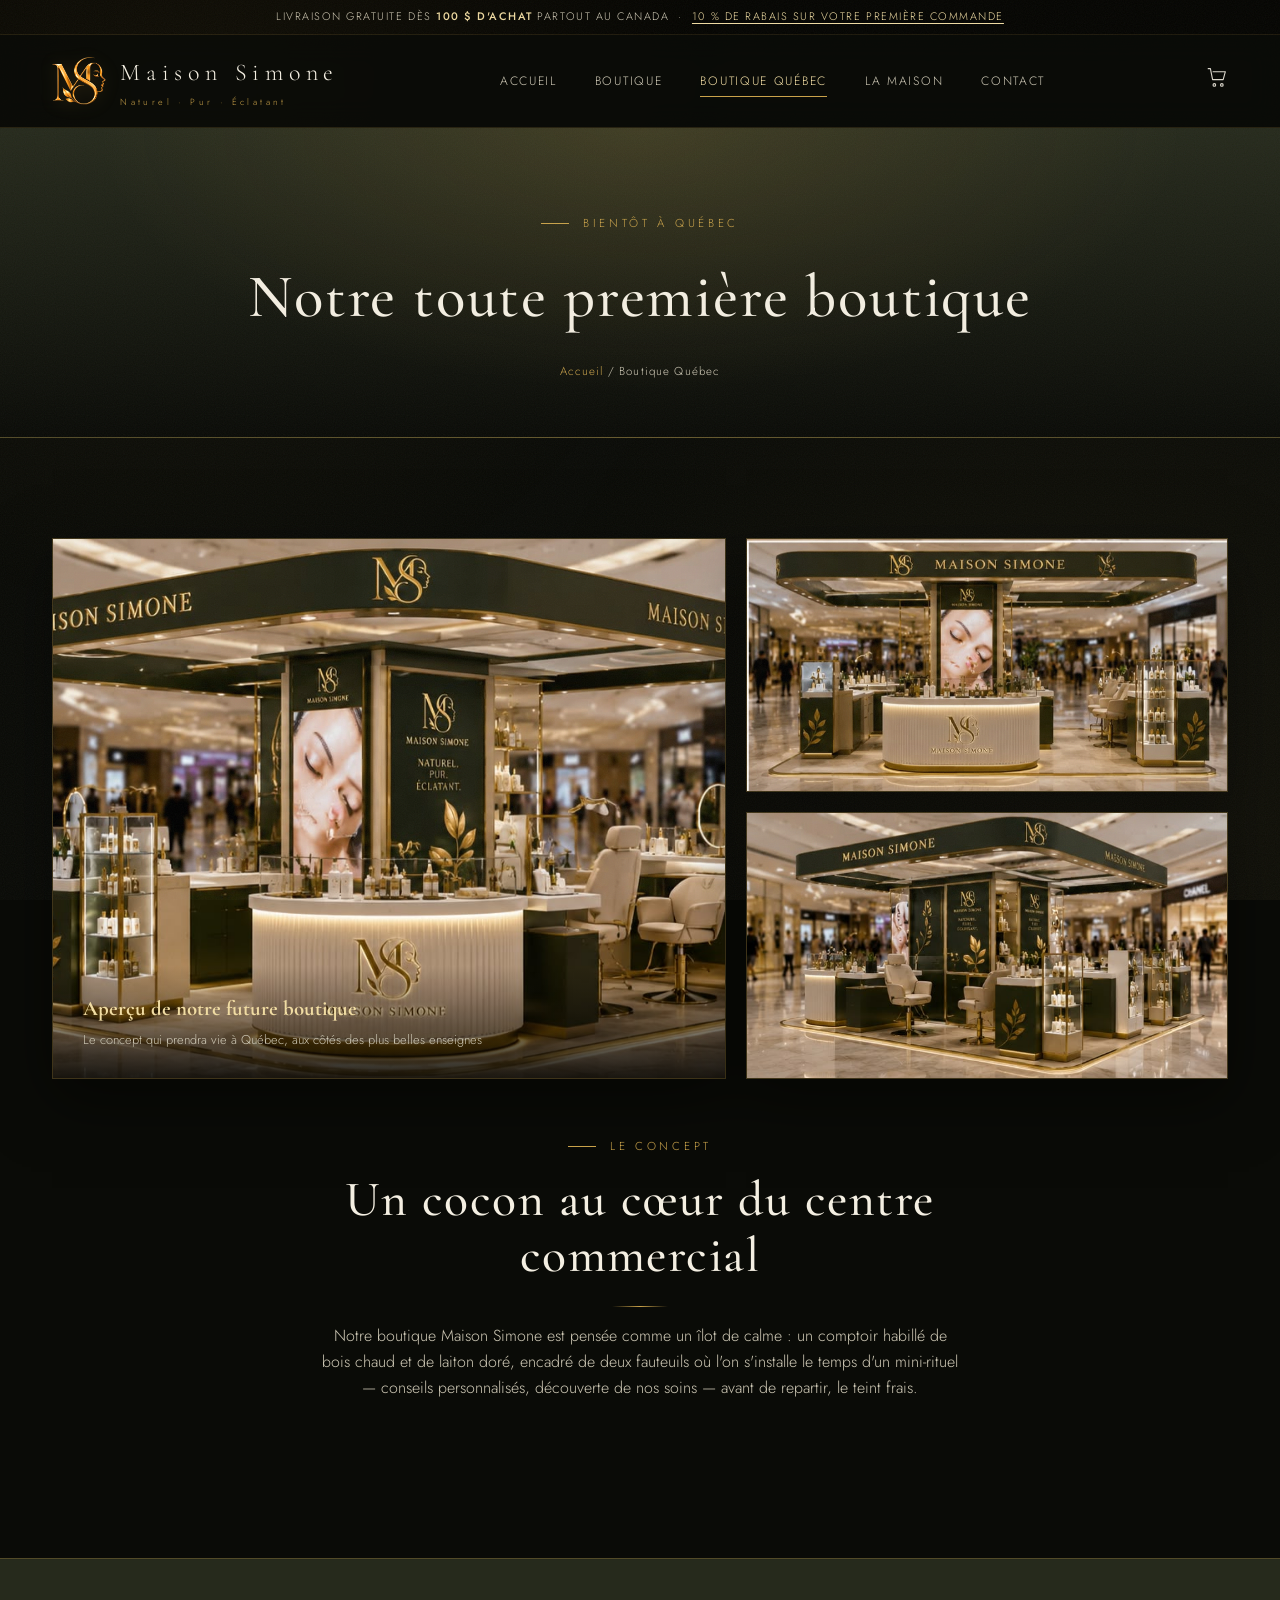
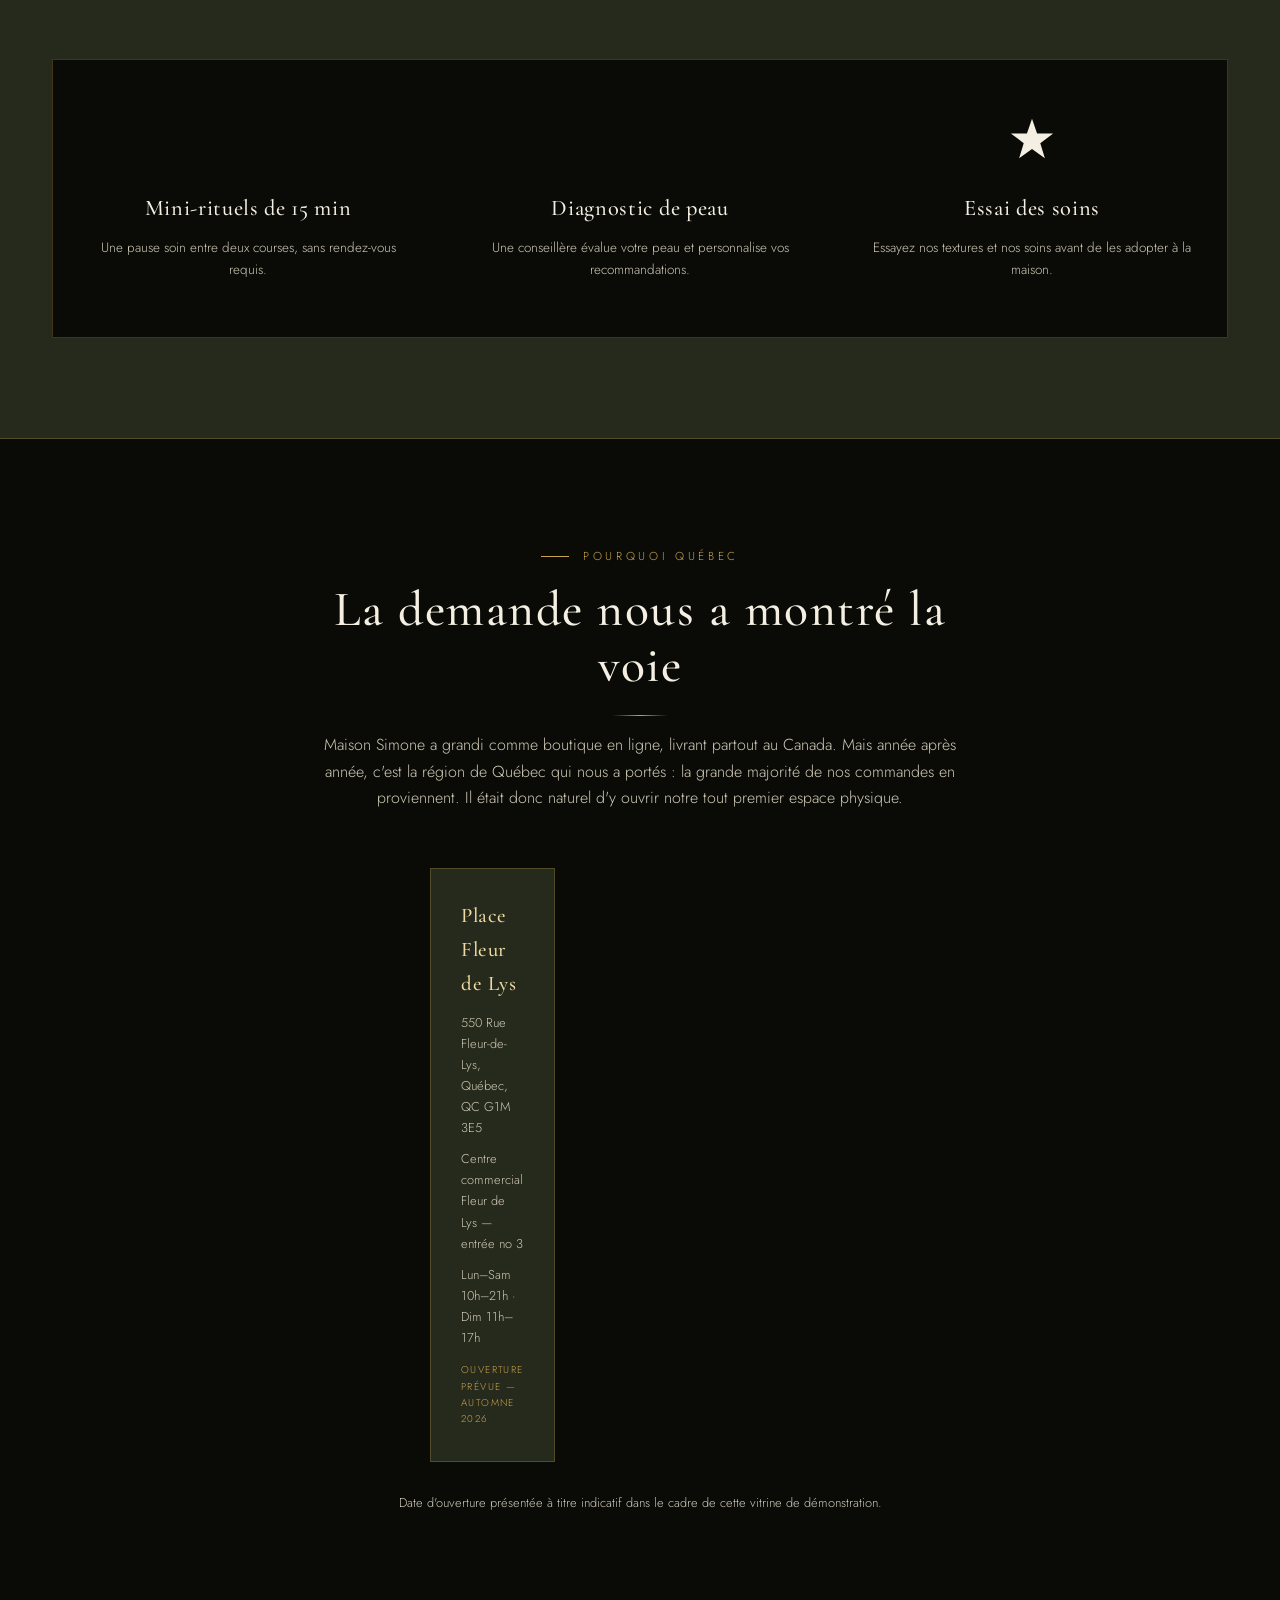
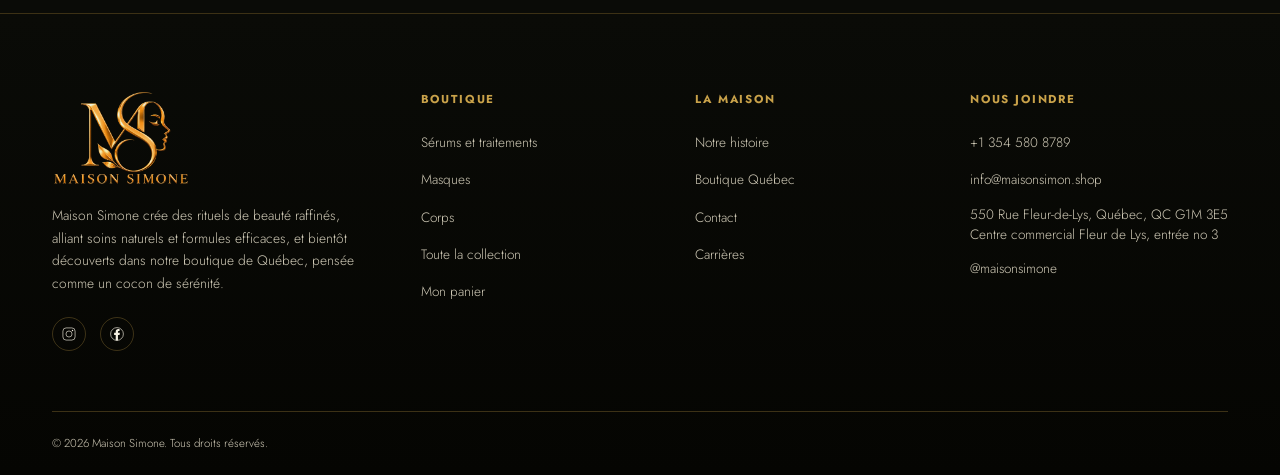
<file: boutiques.html>
<!DOCTYPE html>
<html lang="fr-CA">
<head>
<meta charset="UTF-8">
<meta name="viewport" content="width=device-width, initial-scale=1.0">
<title>Boutique Québec | Maison Simone</title>
<meta name="description" content="Maison Simone ouvre sa toute première boutique physique dans la région de Québec. Découvrez le concept avant l'ouverture.">
<link rel="apple-touch-icon" href="assets/img/favicon.png">
<link rel="stylesheet" href="css/style.css"><link rel="stylesheet" href="css/luxe.css">
</head>
<body>

<div class="topbar">Livraison gratuite dès <b>100&nbsp;$ d'achat</b> partout au Canada &nbsp;·&nbsp; <a href="#" data-open-promo>10&nbsp;% de rabais sur votre première commande</a></div>
<header class="site-header">
  <div class="navwrap">
    <a href="index.html" class="logo-mark">
      <img src="assets/img/logo-mark.png" alt="Maison Simone" class="logo-img" width="52" height="46">
      <span class="logo-word">Maison Simone<small>Naturel · Pur · Éclatant</small></span>
    </a>
    <nav class="main-nav">
      <a href="index.html" data-nav="index.html">Accueil</a>
      <a href="produits.html" data-nav="produits.html">Boutique</a>
      <a href="boutiques.html" data-nav="boutiques.html" class="active">Boutique Québec</a>
      <a href="a-propos.html" data-nav="a-propos.html">La Maison</a>
      <a href="contact.html" data-nav="contact.html">Contact</a>
    </nav>
    <div class="nav-actions">
      <a href="panier.html" class="icon-btn" aria-label="Panier">
        <svg style="width:22px;height:22px"><use href="#i-cart"/></svg>
        <span class="cart-count" data-cart-count style="display:none">0</span>
      </a>
      <button class="burger" aria-label="Menu"><span></span><span></span><span></span></button>
    </div>
  </div>
</header>
<div class="scrim"></div>
<nav class="mobile-nav">
  <button class="close-x">&times;</button>
  <a href="index.html">Accueil</a>
  <a href="produits.html">Boutique</a>
  <a href="boutiques.html">Boutique Québec</a>
  <a href="a-propos.html">La Maison</a>
  <a href="contact.html">Contact</a>
</nav>

<div class="page-head">
  <span class="eyebrow" style="justify-content:center">Bientôt à Québec</span>
  <h1 class="serif" style="margin-top:14px">Notre toute première boutique</h1>
  <p class="crumb"><a href="index.html">Accueil</a> / Boutique Québec</p>
</div>

<section>
  <div class="container">
    <div class="kiosk-gallery reveal in">
      <div class="kiosk-scene">
        <img src="assets/img/kiosk-wide.jpg" alt="Aperçu de la future boutique Maison Simone">
        <div class="kiosk-caption">
          <b>Aperçu de notre future boutique</b>
          <span>Le concept qui prendra vie à Québec, aux côtés des plus belles enseignes</span>
        </div>
      </div>
      <div class="stack">
        <figure><img src="assets/img/kiosk-front-a.jpg" alt="Comptoir Maison Simone, vue de face"></figure>
        <figure><img src="assets/img/kiosk-front-b.jpg" alt="Fauteuils de soin et présentoirs Maison Simone"></figure>
      </div>
    </div>
    <div class="section-head reveal" style="margin-top:50px">
      <span class="eyebrow" style="justify-content:center">Le concept</span>
      <h2>Un cocon au cœur du centre commercial</h2>
      <p>Notre boutique Maison Simone est pensée comme un îlot de calme : un comptoir habillé de bois chaud et de laiton doré, encadré de deux fauteuils où l'on s'installe le temps d'un mini-rituel — conseils personnalisés, découverte de nos soins — avant de repartir, le teint frais.</p>
    </div>
  </div>
</section>

<section style="background:var(--olive);border-top:1px solid var(--line);border-bottom:1px solid var(--line)">
  <div class="container">
    <div class="cat-strip" style="border:1px solid var(--line);background:var(--black)">
      <div class="cat-card reveal">
        <svg><use href="#i-clock"/></svg>
        <h3 class="serif">Mini-rituels de 15 min</h3>
        <p>Une pause soin entre deux courses, sans rendez-vous requis.</p>
      </div>
      <div class="cat-card reveal">
        <svg><use href="#i-sparkle"/></svg>
        <h3 class="serif">Diagnostic de peau</h3>
        <p>Une conseillère évalue votre peau et personnalise vos recommandations.</p>
      </div>
      <div class="cat-card reveal">
        <svg><use href="#i-star"/></svg>
        <h3 class="serif">Essai des soins</h3>
        <p>Essayez nos textures et nos soins avant de les adopter à la maison.</p>
      </div>
    </div>
  </div>
</section>

<section>
  <div class="container">
    <div class="section-head reveal">
      <span class="eyebrow" style="justify-content:center">Pourquoi Québec</span>
      <h2>La demande nous a montré la voie</h2>
      <p>Maison Simone a grandi comme boutique en ligne, livrant partout au Canada. Mais année après année, c'est la région de Québec qui nous a portés : la grande majorité de nos commandes en proviennent. Il était donc naturel d'y ouvrir notre tout premier espace physique.</p>
    </div>
    <div class="boutique-grid" style="max-width:420px;margin:0 auto">
      <div class="boutique-card reveal">
        <h4>Place Fleur de Lys</h4>
        <p>550 Rue Fleur-de-Lys, Québec, QC G1M 3E5</p>
        <p>Centre commercial Fleur de Lys — entrée no 3</p>
        <p>Lun–Sam 10h–21h · Dim 11h–17h</p>
        <span class="tag">Ouverture prévue — automne 2026</span>
      </div>
    </div>
    <p style="text-align:center;color:var(--cream-dim);font-size:.8rem;margin-top:30px">Date d'ouverture présentée à titre indicatif dans le cadre de cette vitrine de démonstration.</p>
  </div>
</section>

<footer class="site-footer">
  <div class="container">
    <div class="foot-grid">
      <div class="foot-about">
        <img src="assets/img/logo.png" alt="Maison Simone" class="logo-foot" width="170" height="118">
        <p>Maison Simone crée des rituels de beauté raffinés, alliant soins naturels et formules efficaces, et bientôt découverts dans notre boutique de Québec, pensée comme un cocon de sérénité.</p>
        <div class="foot-social">
          <a href="#" aria-label="Instagram"><svg style="width:16px;height:16px"><use href="#i-ig"/></svg></a>
          <a href="#" aria-label="Facebook"><svg style="width:16px;height:16px"><use href="#i-fb"/></svg></a>
        </div>
      </div>
      <div><h5>Boutique</h5><ul>
        <li><a href="produits.html?cat=serums">Sérums et traitements</a></li>
        <li><a href="produits.html?cat=masques">Masques</a></li><li><a href="produits.html?cat=corps">Corps</a></li>
        <li><a href="produits.html">Toute la collection</a></li>
        <li><a href="panier.html">Mon panier</a></li>
      </ul></div>
      <div><h5>La Maison</h5><ul>
        <li><a href="a-propos.html">Notre histoire</a></li>
        <li><a href="boutiques.html">Boutique Québec</a></li>
        <li><a href="contact.html">Contact</a></li>
        <li><a href="contact.html">Carrières</a></li>
      </ul></div>
      <div><h5>Nous joindre</h5><ul>
        <li><a href="tel:+13545808789">+1 354 580 8789</a></li>
        <li><a href="mailto:info@maisonsimon.shop">info@maisonsimon.shop</a></li>
        <li class="foot-addr">550 Rue Fleur-de-Lys, Québec, QC G1M 3E5<br>Centre commercial Fleur de Lys, entrée no&nbsp;3</li>
        <li><a href="#">@maisonsimone</a></li>
      </ul></div>
    </div>
    <div class="foot-bottom">
      <span>© 2026 Maison Simone. Tous droits réservés.</span>
      
    </div>
  </div>
</footer>

<script src="js/icons.js"></script>
<script src="js/config.js"></script>
<script src="js/data.js"></script>
<script src="js/cart.js"></script>
<script src="js/main.js"></script>
<script src="js/promo.js"></script>
</body>
</html>
</file>
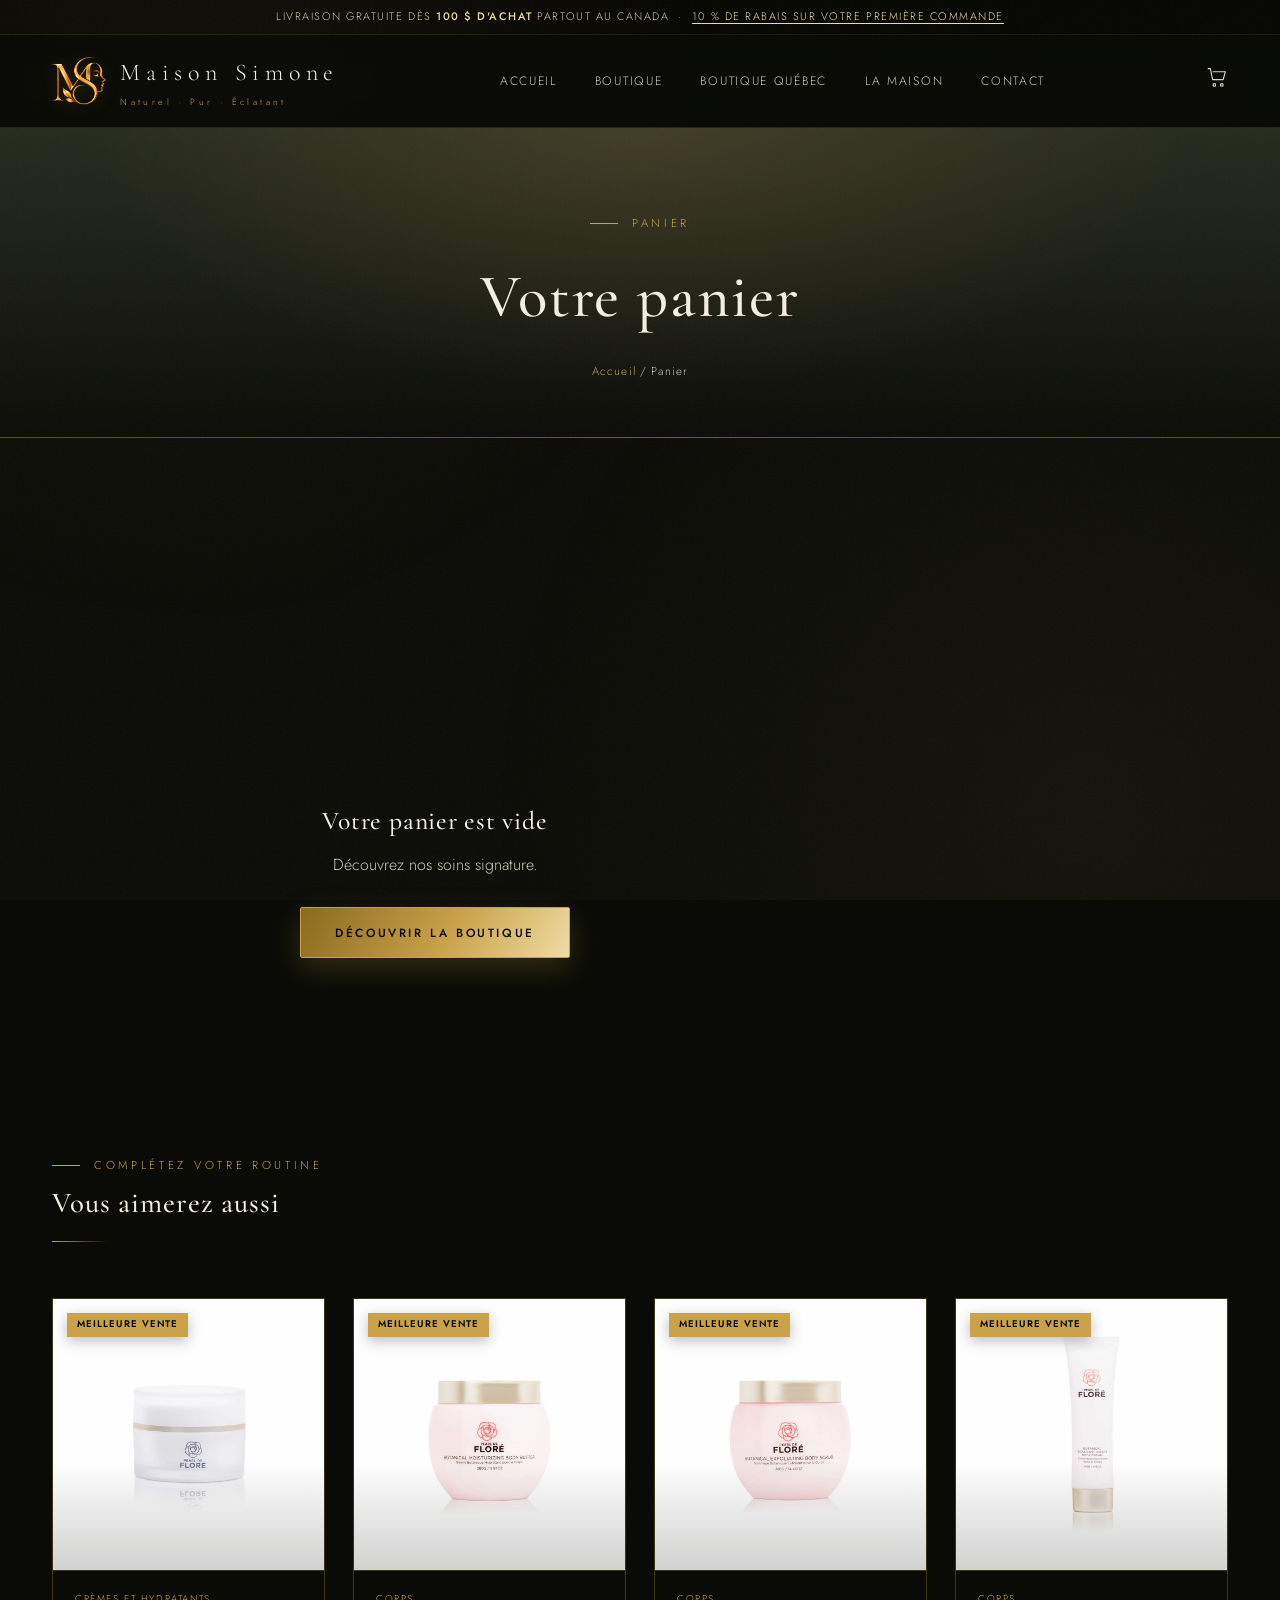
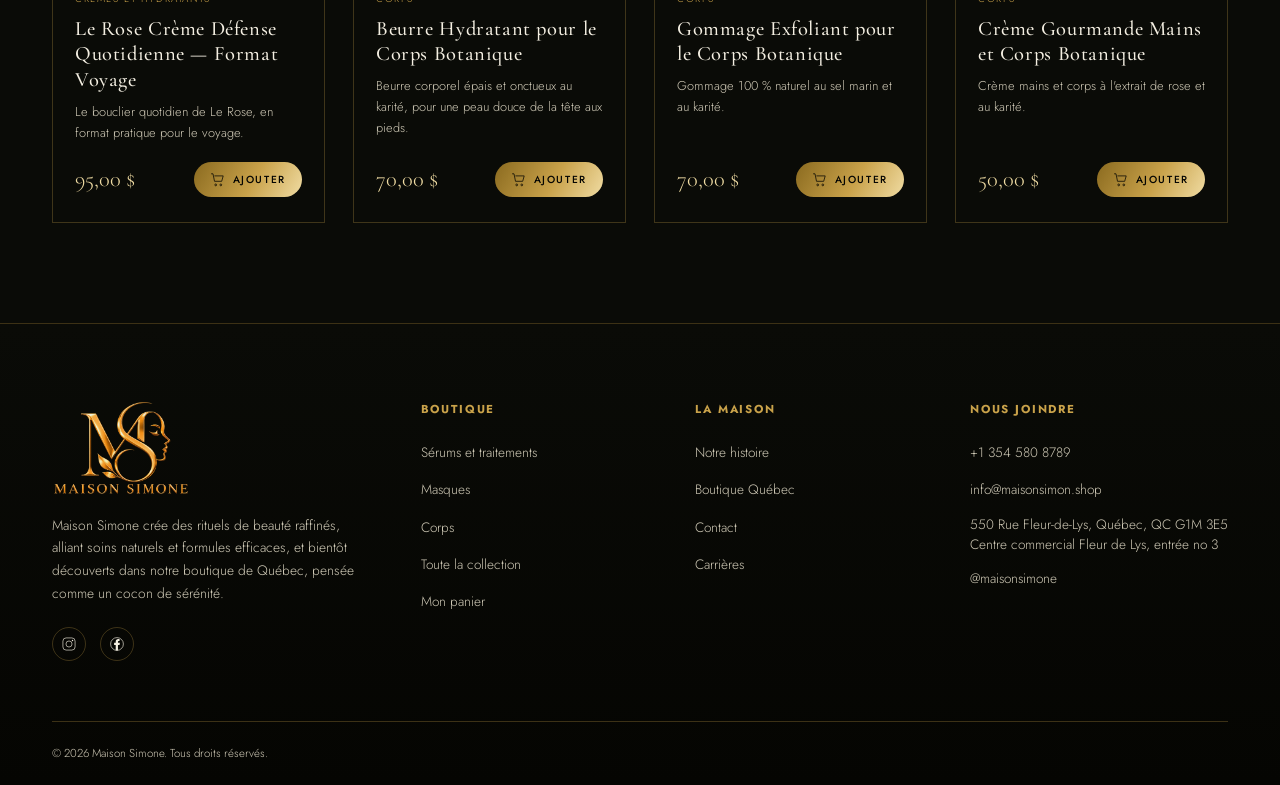
<file: commande.html>
<!DOCTYPE html>
<html lang="fr-CA">
<head>
<meta charset="UTF-8">
<meta name="viewport" content="width=device-width, initial-scale=1.0">
<title>Commande | Maison Simone</title>
<link rel="apple-touch-icon" href="assets/img/favicon.png">
<link rel="stylesheet" href="css/style.css"><link rel="stylesheet" href="css/luxe.css">
</head>
<body>

<div class="topbar">Livraison gratuite dès <b>100&nbsp;$ d'achat</b> partout au Canada &nbsp;·&nbsp; <a href="#" data-open-promo>10&nbsp;% de rabais sur votre première commande</a></div>
<header class="site-header">
  <div class="navwrap">
    <a href="index.html" class="logo-mark">
      <img src="assets/img/logo-mark.png" alt="Maison Simone" class="logo-img" width="52" height="46">
      <span class="logo-word">Maison Simone<small>Naturel · Pur · Éclatant</small></span>
    </a>
    <nav class="main-nav">
      <a href="index.html" data-nav="index.html">Accueil</a>
      <a href="produits.html" data-nav="produits.html">Boutique</a>
      <a href="boutiques.html" data-nav="boutiques.html">Boutique Québec</a>
      <a href="a-propos.html" data-nav="a-propos.html">La Maison</a>
      <a href="contact.html" data-nav="contact.html">Contact</a>
    </nav>
    <div class="nav-actions">
      <a href="panier.html" class="icon-btn" aria-label="Panier">
        <svg style="width:22px;height:22px"><use href="#i-cart"/></svg>
        <span class="cart-count" data-cart-count style="display:none">0</span>
      </a>
      <button class="burger" aria-label="Menu"><span></span><span></span><span></span></button>
    </div>
  </div>
</header>
<div class="scrim"></div>
<nav class="mobile-nav">
  <button class="close-x">&times;</button>
  <a href="index.html">Accueil</a>
  <a href="produits.html">Boutique</a>
  <a href="boutiques.html">Boutique Québec</a>
  <a href="a-propos.html">La Maison</a>
  <a href="contact.html">Contact</a>
</nav>

<div class="page-head">
  <span class="eyebrow" style="justify-content:center">Caisse</span>
  <h1 class="serif" style="margin-top:14px">Finaliser la commande</h1>
  <p class="crumb"><a href="index.html">Accueil</a> / <a href="panier.html">Panier</a> / Commande</p>
</div>

<section>
  <div class="container">

    <div class="demo-banner">
      <svg style="width:20px;height:20px"><use href="#i-shield"/></svg>
      <span>Ceci est une vitrine de démonstration. Aucune information de paiement n'est transmise ni conservée — remplissez librement.</span>
    </div>

    <div class="steps">
      <div class="step active" data-step="1"><span class="step-num">1</span><span class="label">Livraison</span></div>
      <div class="step" data-step="2"><span class="step-num">2</span><span class="label">Paiement</span></div>
      <div class="step" data-step="3"><span class="step-num">3</span><span class="label">Révision</span></div>
      <div class="step" data-step="4"><span class="step-num">4</span><span class="label">Confirmation</span></div>
    </div>

    <div class="checkout-grid">
      <form data-checkout-form>

        <div class="form-card" data-panel="1">
          <h3 class="serif" style="font-size:1.4rem;margin-bottom:24px">Adresse de livraison</h3>
          <div class="form-row">
            <div class="field"><label>Prénom</label><input type="text" required></div>
            <div class="field"><label>Nom</label><input type="text" required></div>
          </div>
          <div class="field" style="margin-bottom:18px"><label>Adresse courriel</label><input type="email" required></div>
          <div class="field" style="margin-bottom:18px"><label>Adresse</label><input type="text" required></div>
          <div class="form-row">
            <div class="field"><label>Ville</label><input type="text" required></div>
            <div class="field"><label>Province</label>
              <select required>
                <option value="">Sélectionner</option>
                <option>Québec</option><option>Ontario</option><option>Colombie-Britannique</option>
                <option>Alberta</option><option>Manitoba</option><option>Nouvelle-Écosse</option>
              </select>
            </div>
          </div>
          <div class="form-row">
            <div class="field"><label>Code postal</label><input type="text" required></div>
            <div class="field"><label>Téléphone</label><input type="tel" required></div>
          </div>
          <div style="text-align:right;margin-top:26px">
            <button type="button" class="btn solid" data-next><span>Continuer vers le paiement</span></button>
          </div>
        </div>

        <div class="form-card" data-panel="2" style="display:none">
          <h3 class="serif" style="font-size:1.4rem;margin-bottom:24px">Mode de paiement</h3>
          <div class="pay-tabs">
            <div class="pay-tab active" data-pay="card">Carte de crédit</div>
            <div class="pay-tab" data-pay="interac">Virement Interac</div>
          </div>
          <div data-pay-panel="card">
            <div class="field" style="margin-bottom:18px"><label>Nom sur la carte</label><input type="text" required></div>
            <div class="field" style="margin-bottom:18px"><label>Numéro de carte</label><input type="text" placeholder="•••• •••• •••• ••••" required></div>
            <div class="form-row">
              <div class="field"><label>Expiration</label><input type="text" placeholder="MM / AA" required></div>
              <div class="field"><label>CVC</label><input type="text" placeholder="•••" required></div>
            </div>
          </div>
          <div data-pay-panel="interac" style="display:none">
            <p style="color:var(--cream-dim);font-size:.88rem">Un courriel de demande de virement Interac sera simulé à l'étape de confirmation.</p>
            <div class="field" style="margin-top:18px"><label>Courriel associé</label><input type="email"></div>
          </div>
          <div class="secure-note"><svg><use href="#i-lock"/></svg> Environnement de démonstration — champs non fonctionnels, à titre d'aperçu uniquement.</div>
          <div style="display:flex;justify-content:space-between;margin-top:26px">
            <button type="button" class="btn ghost" data-back><span>Retour</span></button>
            <button type="button" class="btn solid" data-next><span>Réviser la commande</span></button>
          </div>
        </div>

        <div class="form-card" data-panel="3" style="display:none">
          <h3 class="serif" style="font-size:1.4rem;margin-bottom:24px">Révision de la commande</h3>
          <p style="color:var(--cream-dim);font-size:.88rem">Veuillez vérifier votre commande avant de confirmer. En cliquant sur « Confirmer la commande », vous simulez la finalisation de cet achat de démonstration.</p>
          <div style="display:flex;justify-content:space-between;margin-top:30px">
            <button type="button" class="btn ghost" data-back><span>Retour</span></button>
            <button type="submit" class="btn solid"><span>Confirmer la commande</span></button>
          </div>
        </div>

      </form>

      <div class="summary-box" data-checkout-summary></div>
    </div>

    <div class="form-card" data-panel="4" style="display:none;margin-top:0">
      <div class="confirm-box">
        <svg><use href="#i-check"/></svg>
        <h2 class="serif">Merci pour votre commande !</h2>
        <p style="color:var(--cream-dim);margin-top:14px">Un courriel de confirmation (simulé) aurait été envoyé. Votre numéro de commande :</p>
        <div class="order-id" data-order-id>MS-000000</div>
        <a href="produits.html" class="btn solid"><span>Continuer mes achats</span></a>
      </div>
    </div>

  </div>
</section>

<footer class="site-footer">
  <div class="container">
    <div class="foot-bottom" style="border-top:none;justify-content:center">
      <span>© 2026 Maison Simone. Site de démonstration — boutique en ligne présentée à titre d'aperçu.</span>
    </div>
  </div>
</footer>

<script src="js/icons.js"></script>
<script src="js/config.js"></script>
<script src="js/data.js"></script>
<script src="js/cart.js"></script>
<script src="js/main.js"></script>
<script src="js/promo.js"></script>
</body>
</html>
</file>
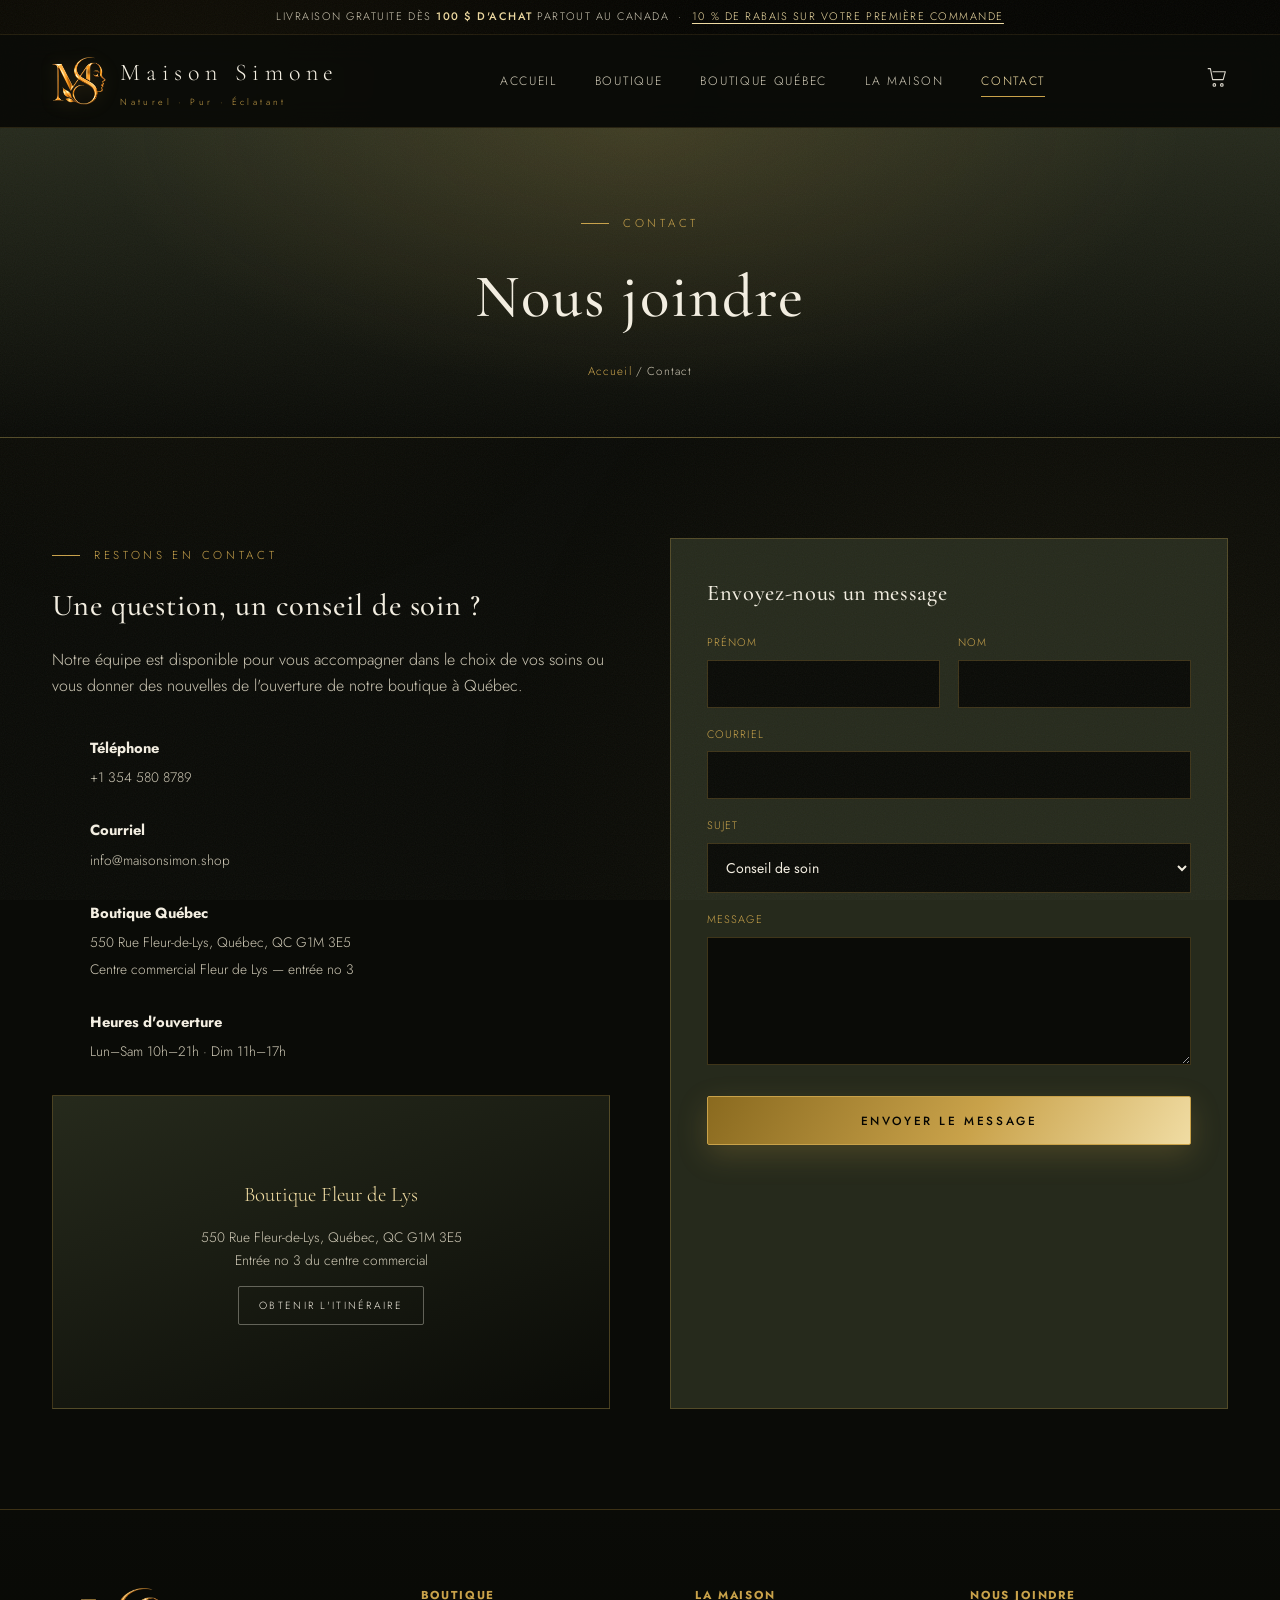
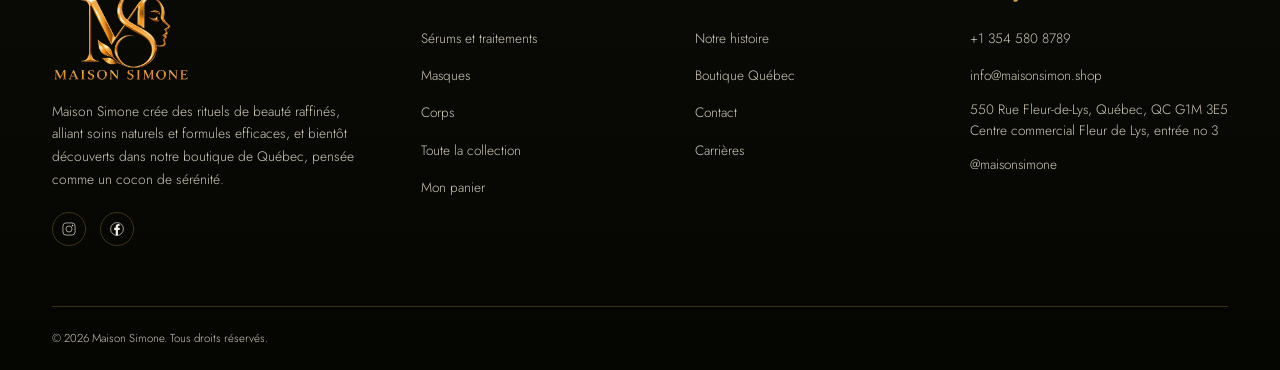
<file: contact.html>
<!DOCTYPE html>
<html lang="fr-CA">
<head>
<meta charset="UTF-8">
<meta name="viewport" content="width=device-width, initial-scale=1.0">
<title>Contact | Maison Simone</title>
<link rel="apple-touch-icon" href="assets/img/favicon.png">
<link rel="stylesheet" href="css/style.css"><link rel="stylesheet" href="css/luxe.css">
</head>
<body>

<div class="topbar">Livraison gratuite dès <b>100&nbsp;$ d'achat</b> partout au Canada &nbsp;·&nbsp; <a href="#" data-open-promo>10&nbsp;% de rabais sur votre première commande</a></div>
<header class="site-header">
  <div class="navwrap">
    <a href="index.html" class="logo-mark">
      <img src="assets/img/logo-mark.png" alt="Maison Simone" class="logo-img" width="52" height="46">
      <span class="logo-word">Maison Simone<small>Naturel · Pur · Éclatant</small></span>
    </a>
    <nav class="main-nav">
      <a href="index.html" data-nav="index.html">Accueil</a>
      <a href="produits.html" data-nav="produits.html">Boutique</a>
      <a href="boutiques.html" data-nav="boutiques.html">Boutique Québec</a>
      <a href="a-propos.html" data-nav="a-propos.html">La Maison</a>
      <a href="contact.html" data-nav="contact.html" class="active">Contact</a>
    </nav>
    <div class="nav-actions">
      <a href="panier.html" class="icon-btn" aria-label="Panier">
        <svg style="width:22px;height:22px"><use href="#i-cart"/></svg>
        <span class="cart-count" data-cart-count style="display:none">0</span>
      </a>
      <button class="burger" aria-label="Menu"><span></span><span></span><span></span></button>
    </div>
  </div>
</header>
<div class="scrim"></div>
<nav class="mobile-nav">
  <button class="close-x">&times;</button>
  <a href="index.html">Accueil</a>
  <a href="produits.html">Boutique</a>
  <a href="boutiques.html">Boutique Québec</a>
  <a href="a-propos.html">La Maison</a>
  <a href="contact.html">Contact</a>
</nav>

<div class="page-head">
  <span class="eyebrow" style="justify-content:center">Contact</span>
  <h1 class="serif" style="margin-top:14px">Nous joindre</h1>
  <p class="crumb"><a href="index.html">Accueil</a> / Contact</p>
</div>

<section>
  <div class="container">
    <div class="contact-grid">
      <div class="reveal in">
        <span class="eyebrow">Restons en contact</span>
        <h2 style="margin-top:16px;font-size:1.9rem">Une question, un conseil de soin ?</h2>
        <p style="color:var(--cream-dim);margin-top:16px">Notre équipe est disponible pour vous accompagner dans le choix de vos soins ou vous donner des nouvelles de l'ouverture de notre boutique à Québec.</p>

        <div style="margin-top:36px">
          <div class="info-row">
            <svg><use href="#i-phone"/></svg>
            <div><b>Téléphone</b><span><a href="tel:+13545808789">+1 354 580 8789</a></span></div>
          </div>
          <div class="info-row">
            <svg><use href="#i-mail"/></svg>
            <div><b>Courriel</b><span><a href="mailto:info@maisonsimon.shop">info@maisonsimon.shop</a></span></div>
          </div>
          <div class="info-row">
            <svg><use href="#i-pin"/></svg>
            <div><b>Boutique Québec</b><span>550 Rue Fleur-de-Lys, Québec, QC G1M 3E5<br>Centre commercial Fleur de Lys — entrée no 3</span></div>
          </div>
          <div class="info-row">
            <svg><use href="#i-clock"/></svg>
            <div><b>Heures d'ouverture</b><span>Lun–Sam 10h–21h · Dim 11h–17h</span></div>
          </div>
        </div>

        <div class="map-box reveal in" style="flex-direction:column;gap:14px;text-align:center;padding:30px">
          <span style="color:var(--gold-light);font-family:'Cormorant Garamond',serif;font-size:1.3rem">Boutique Fleur de Lys</span>
          <span style="color:var(--cream-dim);font-size:.86rem">550 Rue Fleur-de-Lys, Québec, QC G1M 3E5<br>Entrée no 3 du centre commercial</span>
          <a class="btn ghost small" href="https://www.google.com/maps/search/?api=1&query=550+Rue+Fleur-de-Lys+Qu%C3%A9bec+QC+G1M+3E5" target="_blank" rel="noopener"><span>Obtenir l'itinéraire</span></a>
        </div>
      </div>

      <div class="form-card reveal in">
        <h3 class="serif" style="font-size:1.4rem;margin-bottom:22px">Envoyez-nous un message</h3>
        <form data-fake-form>
          <div class="form-row">
            <div class="field"><label>Prénom</label><input type="text" required></div>
            <div class="field"><label>Nom</label><input type="text" required></div>
          </div>
          <div class="field" style="margin-bottom:18px"><label>Courriel</label><input type="email" required></div>
          <div class="field" style="margin-bottom:18px"><label>Sujet</label>
            <select>
              <option>Conseil de soin</option>
              <option>Question sur une commande</option>
              <option>Trouver une boutique</option>
              <option>Autre</option>
            </select>
          </div>
          <div class="field" style="margin-bottom:22px"><label>Message</label><textarea rows="5" required></textarea></div>
          <button type="submit" class="btn solid block"><span>Envoyer le message</span></button>
        </form>
      </div>
    </div>
  </div>
</section>

<footer class="site-footer">
  <div class="container">
    <div class="foot-grid">
      <div class="foot-about">
        <img src="assets/img/logo.png" alt="Maison Simone" class="logo-foot" width="170" height="118">
        <p>Maison Simone crée des rituels de beauté raffinés, alliant soins naturels et formules efficaces, et bientôt découverts dans notre boutique de Québec, pensée comme un cocon de sérénité.</p>
        <div class="foot-social">
          <a href="#" aria-label="Instagram"><svg style="width:16px;height:16px"><use href="#i-ig"/></svg></a>
          <a href="#" aria-label="Facebook"><svg style="width:16px;height:16px"><use href="#i-fb"/></svg></a>
        </div>
      </div>
      <div><h5>Boutique</h5><ul>
        <li><a href="produits.html?cat=serums">Sérums et traitements</a></li>
        <li><a href="produits.html?cat=masques">Masques</a></li><li><a href="produits.html?cat=corps">Corps</a></li>
        <li><a href="produits.html">Toute la collection</a></li>
        <li><a href="panier.html">Mon panier</a></li>
      </ul></div>
      <div><h5>La Maison</h5><ul>
        <li><a href="a-propos.html">Notre histoire</a></li>
        <li><a href="boutiques.html">Boutique Québec</a></li>
        <li><a href="contact.html">Contact</a></li>
        <li><a href="contact.html">Carrières</a></li>
      </ul></div>
      <div><h5>Nous joindre</h5><ul>
        <li><a href="tel:+13545808789">+1 354 580 8789</a></li>
        <li><a href="mailto:info@maisonsimon.shop">info@maisonsimon.shop</a></li>
        <li class="foot-addr">550 Rue Fleur-de-Lys, Québec, QC G1M 3E5<br>Centre commercial Fleur de Lys, entrée no&nbsp;3</li>
        <li><a href="#">@maisonsimone</a></li>
      </ul></div>
    </div>
    <div class="foot-bottom">
      <span>© 2026 Maison Simone. Tous droits réservés.</span>
      
    </div>
  </div>
</footer>

<script src="js/icons.js"></script>
<script src="js/config.js"></script>
<script src="js/data.js"></script>
<script src="js/cart.js"></script>
<script src="js/main.js"></script>
<script src="js/promo.js"></script>
</body>
</html>
</file>
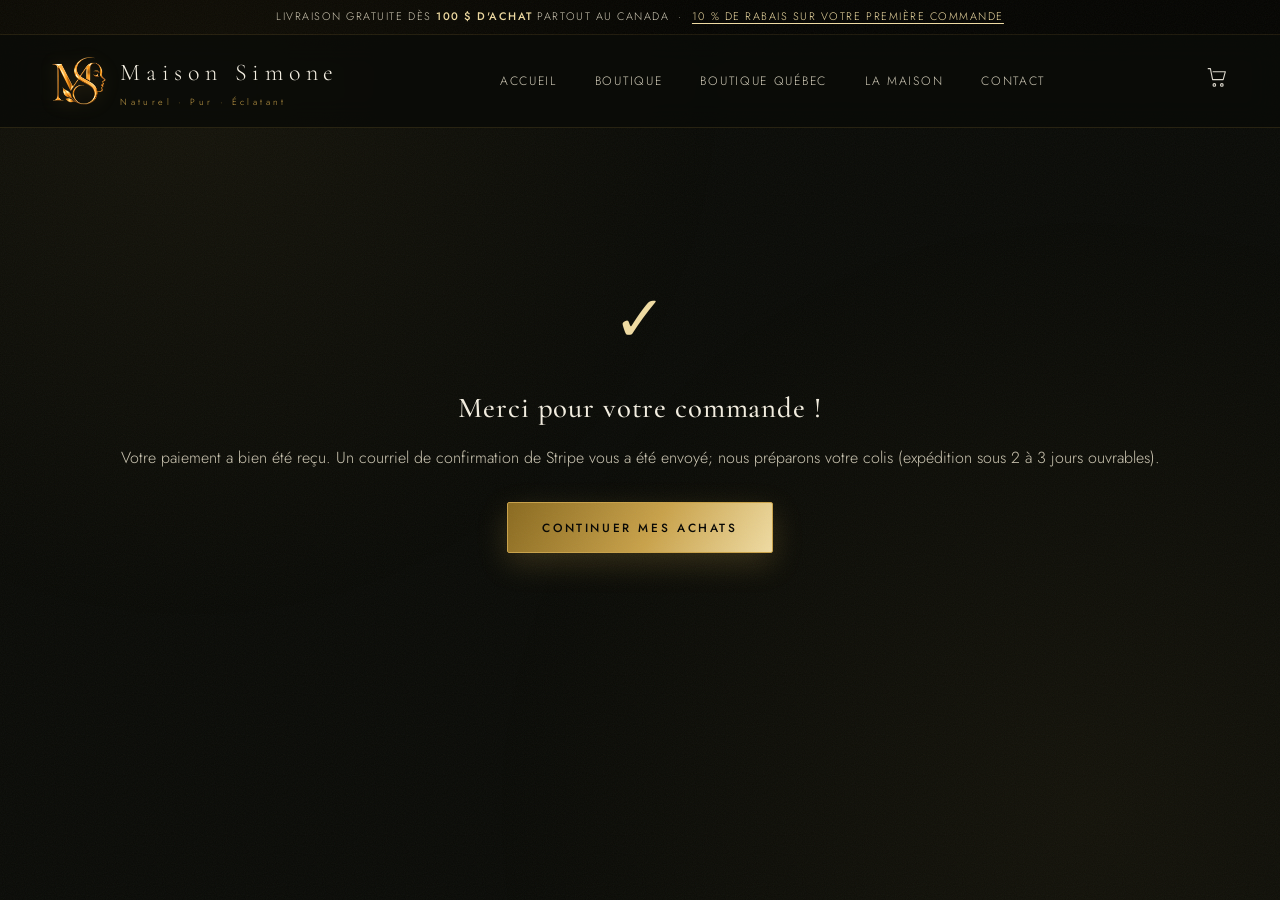
<file: merci.html>
<!DOCTYPE html>
<html lang="fr-CA">
<head>
<meta name="robots" content="noindex">
<meta charset="UTF-8">
<meta name="viewport" content="width=device-width, initial-scale=1.0">
<title>Merci pour votre commande | Maison Simone</title>
<link rel="apple-touch-icon" href="assets/img/favicon.png">
<link rel="stylesheet" href="css/style.css"><link rel="stylesheet" href="css/luxe.css">
</head>
<body>
<div class="topbar">Livraison gratuite dès <b>100&nbsp;$ d'achat</b> partout au Canada &nbsp;·&nbsp; <a href="#" data-open-promo>10&nbsp;% de rabais sur votre première commande</a></div>
<header class="site-header">
  <div class="navwrap">
    <a href="index.html" class="logo-mark">
      <img src="assets/img/logo-mark.png" alt="Maison Simone" class="logo-img" width="52" height="46">
      <span class="logo-word">Maison Simone<small>Naturel · Pur · Éclatant</small></span>
    </a>
    <nav class="main-nav">
      <a href="index.html">Accueil</a>
      <a href="produits.html">Boutique</a>
      <a href="boutiques.html">Boutique Québec</a>
      <a href="a-propos.html">La Maison</a>
      <a href="contact.html">Contact</a>
    </nav>
    <div class="nav-actions">
      <a href="panier.html" class="icon-btn" aria-label="Panier">
        <svg style="width:22px;height:22px"><use href="#i-cart"/></svg>
        <span class="cart-count" data-cart-count style="display:none">0</span>
      </a>
      <button class="burger" aria-label="Menu"><span></span><span></span><span></span></button>
    </div>
  </div>
</header>
<div class="scrim"></div>
<nav class="mobile-nav">
  <button class="close-x">&times;</button>
  <a href="index.html">Accueil</a>
  <a href="produits.html">Boutique</a>
  <a href="boutiques.html">Boutique Québec</a>
  <a href="a-propos.html">La Maison</a>
  <a href="contact.html">Contact</a>
</nav>
<div class="nf">
  <div class="big" style="font-size:4rem">&#10003;</div>
  <h2 class="serif" style="font-size:1.8rem;margin-top:10px">Merci pour votre commande !</h2>
  <p style="color:var(--cream-dim);margin-top:14px">Votre paiement a bien été reçu. Un courriel de confirmation de Stripe vous a été envoyé; nous préparons votre colis (expédition sous 2 à 3 jours ouvrables).</p>
  <a href="produits.html" class="btn solid" style="margin-top:30px"><span>Continuer mes achats</span></a>
</div>
<script>try{localStorage.removeItem("ms_cart_v1");localStorage.removeItem("ms_coupon_v1")}catch(e){}</script>
<script src="js/icons.js"></script>
<script src="js/config.js"></script>
<script src="js/data.js"></script>
<script src="js/cart.js"></script>
<script src="js/main.js"></script>
<script src="js/promo.js"></script>
</body>
</html>
</file>
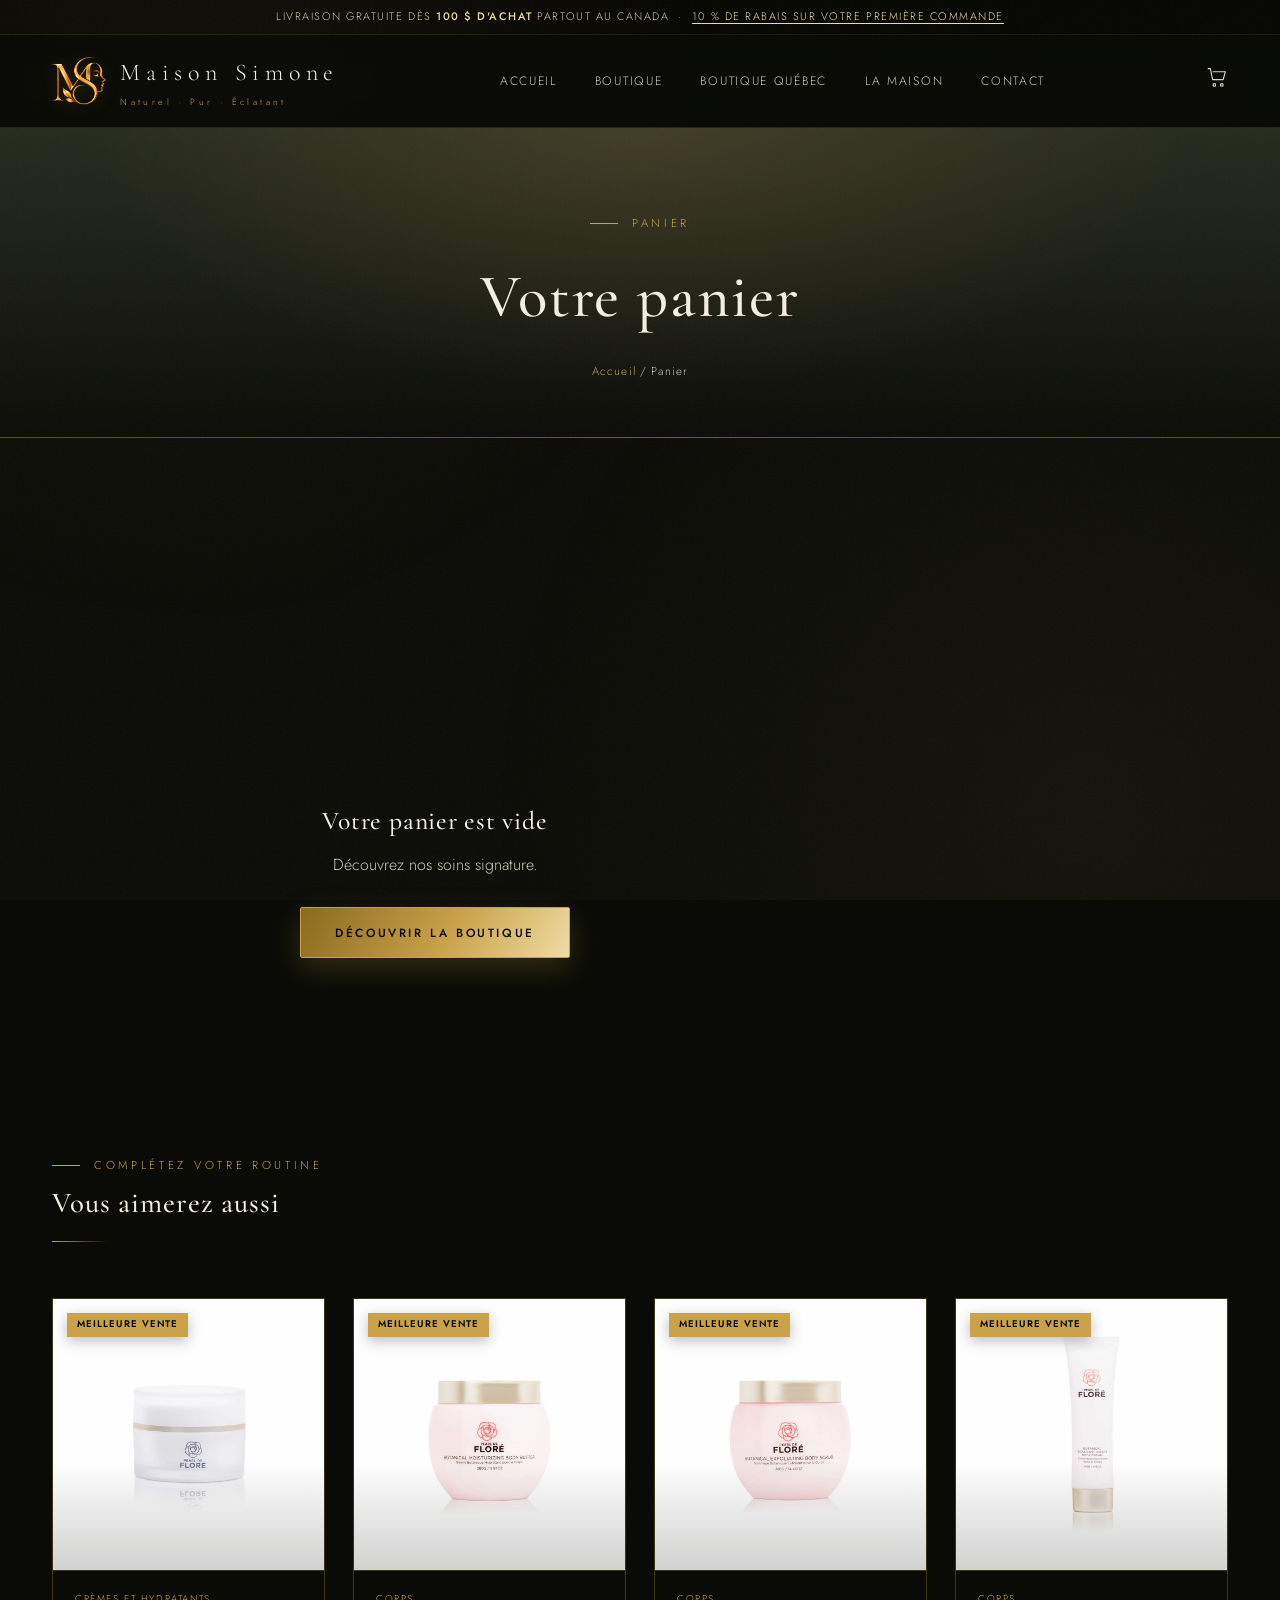
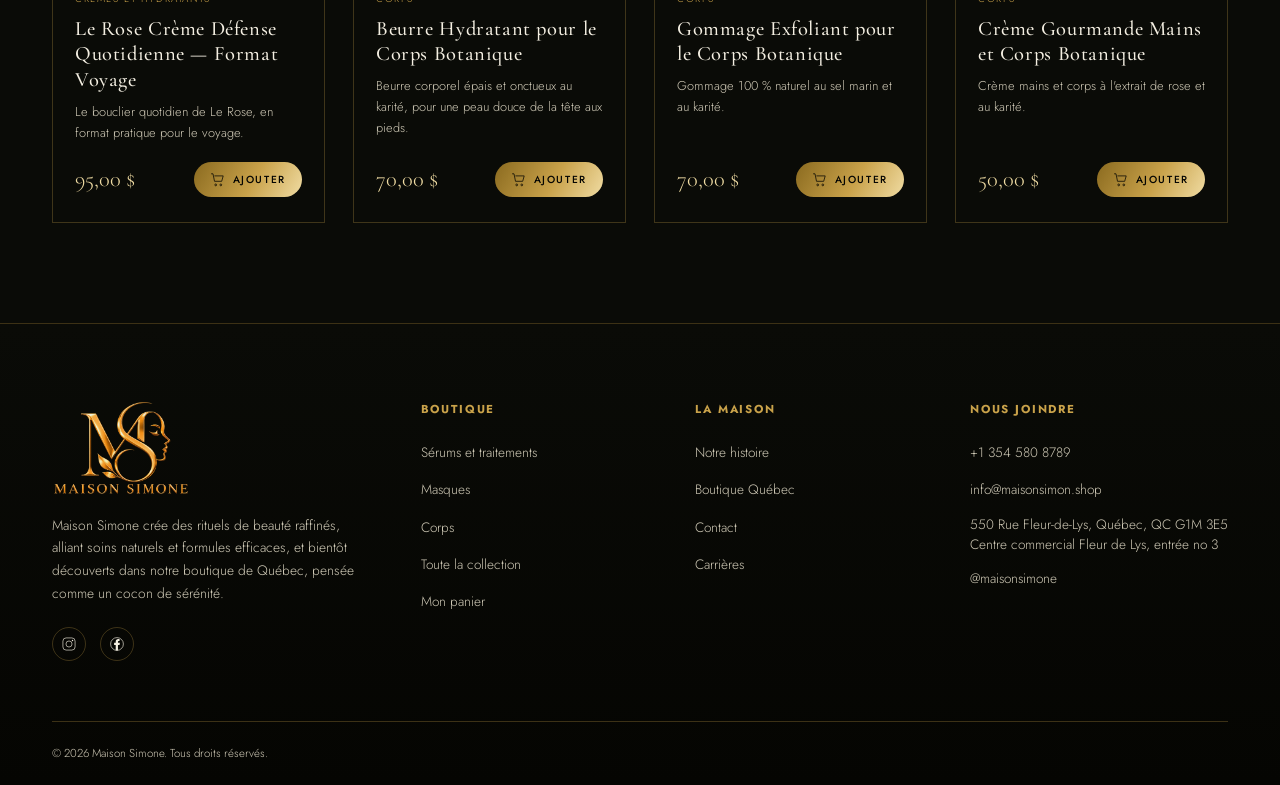
<file: panier.html>
<!DOCTYPE html>
<html lang="fr-CA">
<head>
<meta charset="UTF-8">
<meta name="viewport" content="width=device-width, initial-scale=1.0">
<title>Mon panier | Maison Simone</title>
<link rel="apple-touch-icon" href="assets/img/favicon.png">
<link rel="stylesheet" href="css/style.css"><link rel="stylesheet" href="css/luxe.css">
</head>
<body>

<div class="topbar">Livraison gratuite dès <b>100&nbsp;$ d'achat</b> partout au Canada &nbsp;·&nbsp; <a href="#" data-open-promo>10&nbsp;% de rabais sur votre première commande</a></div>
<header class="site-header">
  <div class="navwrap">
    <a href="index.html" class="logo-mark">
      <img src="assets/img/logo-mark.png" alt="Maison Simone" class="logo-img" width="52" height="46">
      <span class="logo-word">Maison Simone<small>Naturel · Pur · Éclatant</small></span>
    </a>
    <nav class="main-nav">
      <a href="index.html" data-nav="index.html">Accueil</a>
      <a href="produits.html" data-nav="produits.html">Boutique</a>
      <a href="boutiques.html" data-nav="boutiques.html">Boutique Québec</a>
      <a href="a-propos.html" data-nav="a-propos.html">La Maison</a>
      <a href="contact.html" data-nav="contact.html">Contact</a>
    </nav>
    <div class="nav-actions">
      <a href="panier.html" class="icon-btn" aria-label="Panier">
        <svg style="width:22px;height:22px"><use href="#i-cart"/></svg>
        <span class="cart-count" data-cart-count style="display:none">0</span>
      </a>
      <button class="burger" aria-label="Menu"><span></span><span></span><span></span></button>
    </div>
  </div>
</header>
<div class="scrim"></div>
<nav class="mobile-nav">
  <button class="close-x">&times;</button>
  <a href="index.html">Accueil</a>
  <a href="produits.html">Boutique</a>
  <a href="boutiques.html">Boutique Québec</a>
  <a href="a-propos.html">La Maison</a>
  <a href="contact.html">Contact</a>
</nav>

<div class="page-head">
  <span class="eyebrow" style="justify-content:center">Panier</span>
  <h1 class="serif" style="margin-top:14px">Votre panier</h1>
  <p class="crumb"><a href="index.html">Accueil</a> / Panier</p>
</div>

<section>
  <div class="container">
    <div class="cart-layout">
      <div data-cart></div>
      <div class="summary-box" data-cart-summary></div>
    </div>
  </div>
</section>

<section class="upsell-wrap">
  <div class="container">
    <div class="section-head left reveal in" style="text-align:left">
      <span class="eyebrow">Complétez votre routine</span>
      <h2 style="font-size:1.8rem;margin-top:12px">Vous aimerez aussi</h2>
    </div>
    <div class="product-grid" data-cart-upsell></div>
  </div>
</section>

<footer class="site-footer">
  <div class="container">
    <div class="foot-grid">
      <div class="foot-about">
        <img src="assets/img/logo.png" alt="Maison Simone" class="logo-foot" width="170" height="118">
        <p>Maison Simone crée des rituels de beauté raffinés, alliant soins naturels et formules efficaces, et bientôt découverts dans notre boutique de Québec, pensée comme un cocon de sérénité.</p>
        <div class="foot-social">
          <a href="#" aria-label="Instagram"><svg style="width:16px;height:16px"><use href="#i-ig"/></svg></a>
          <a href="#" aria-label="Facebook"><svg style="width:16px;height:16px"><use href="#i-fb"/></svg></a>
        </div>
      </div>
      <div><h5>Boutique</h5><ul>
        <li><a href="produits.html?cat=serums">Sérums et traitements</a></li>
        <li><a href="produits.html?cat=masques">Masques</a></li><li><a href="produits.html?cat=corps">Corps</a></li>
        <li><a href="produits.html">Toute la collection</a></li>
        <li><a href="panier.html">Mon panier</a></li>
      </ul></div>
      <div><h5>La Maison</h5><ul>
        <li><a href="a-propos.html">Notre histoire</a></li>
        <li><a href="boutiques.html">Boutique Québec</a></li>
        <li><a href="contact.html">Contact</a></li>
        <li><a href="contact.html">Carrières</a></li>
      </ul></div>
      <div><h5>Nous joindre</h5><ul>
        <li><a href="tel:+13545808789">+1 354 580 8789</a></li>
        <li><a href="mailto:info@maisonsimon.shop">info@maisonsimon.shop</a></li>
        <li class="foot-addr">550 Rue Fleur-de-Lys, Québec, QC G1M 3E5<br>Centre commercial Fleur de Lys, entrée no&nbsp;3</li>
        <li><a href="#">@maisonsimone</a></li>
      </ul></div>
    </div>
    <div class="foot-bottom">
      <span>© 2026 Maison Simone. Tous droits réservés.</span>
      
    </div>
  </div>
</footer>

<script src="js/icons.js"></script>
<script src="js/config.js"></script>
<script src="js/data.js"></script>
<script src="js/cart.js"></script>
<script src="js/main.js"></script>
<script src="js/promo.js"></script>
</body>
</html>
</file>
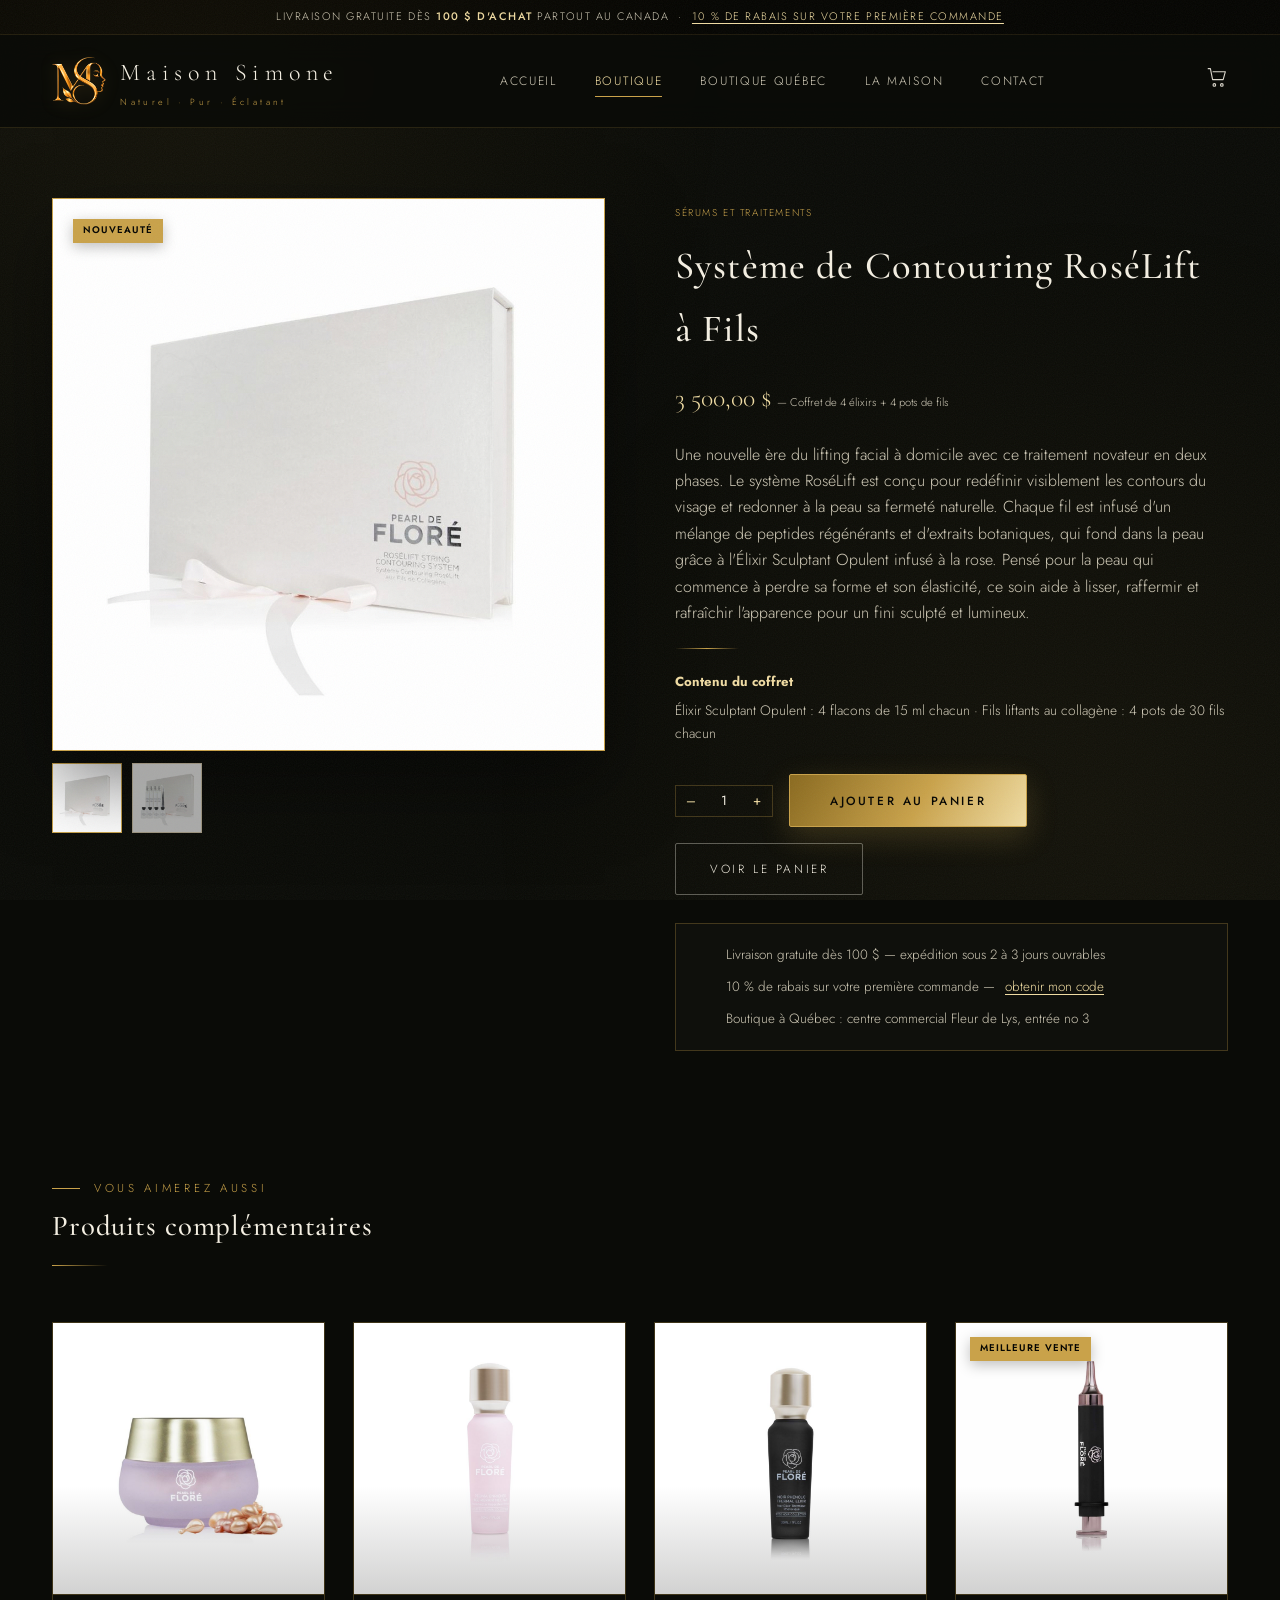
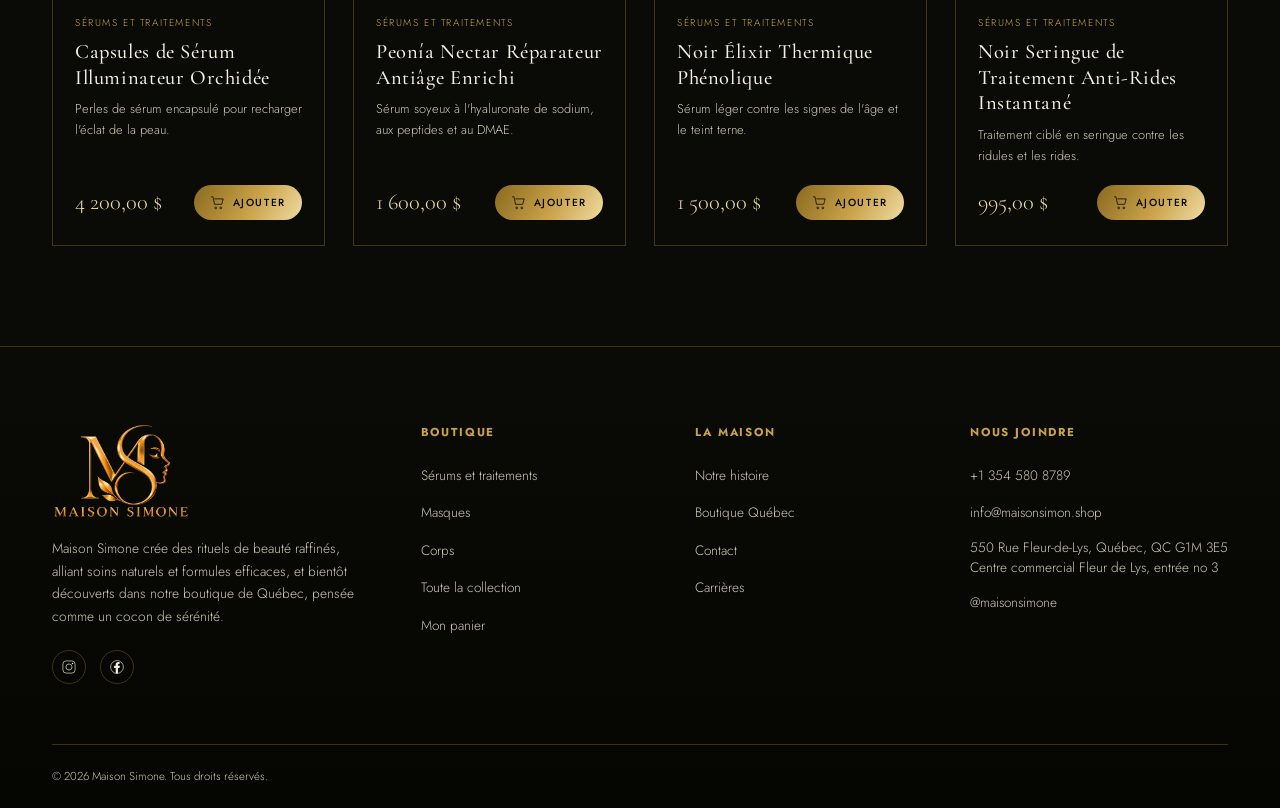
<file: produit.html>
<!DOCTYPE html>
<html lang="fr-CA">
<head>
<meta charset="UTF-8">
<meta name="viewport" content="width=device-width, initial-scale=1.0">
<title>Produit | Maison Simone</title>
<link rel="apple-touch-icon" href="assets/img/favicon.png">
<link rel="stylesheet" href="css/style.css"><link rel="stylesheet" href="css/luxe.css">
</head>
<body>

<div class="topbar">Livraison gratuite dès <b>100&nbsp;$ d'achat</b> partout au Canada &nbsp;·&nbsp; <a href="#" data-open-promo>10&nbsp;% de rabais sur votre première commande</a></div>
<header class="site-header">
  <div class="navwrap">
    <a href="index.html" class="logo-mark">
      <img src="assets/img/logo-mark.png" alt="Maison Simone" class="logo-img" width="52" height="46">
      <span class="logo-word">Maison Simone<small>Naturel · Pur · Éclatant</small></span>
    </a>
    <nav class="main-nav">
      <a href="index.html" data-nav="index.html">Accueil</a>
      <a href="produits.html" data-nav="produits.html" class="active">Boutique</a>
      <a href="boutiques.html" data-nav="boutiques.html">Boutique Québec</a>
      <a href="a-propos.html" data-nav="a-propos.html">La Maison</a>
      <a href="contact.html" data-nav="contact.html">Contact</a>
    </nav>
    <div class="nav-actions">
      <a href="panier.html" class="icon-btn" aria-label="Panier">
        <svg style="width:22px;height:22px"><use href="#i-cart"/></svg>
        <span class="cart-count" data-cart-count style="display:none">0</span>
      </a>
      <button class="burger" aria-label="Menu"><span></span><span></span><span></span></button>
    </div>
  </div>
</header>
<div class="scrim"></div>
<nav class="mobile-nav">
  <button class="close-x">&times;</button>
  <a href="index.html">Accueil</a>
  <a href="produits.html">Boutique</a>
  <a href="boutiques.html">Boutique Québec</a>
  <a href="a-propos.html">La Maison</a>
  <a href="contact.html">Contact</a>
</nav>

<section style="padding-top:70px">
  <div class="container" data-product-detail></div>
</section>

<section style="padding-top:20px">
  <div class="container">
    <div class="section-head left reveal in" style="text-align:left">
      <span class="eyebrow">Vous aimerez aussi</span>
      <h2 style="font-size:1.8rem;margin-top:12px">Produits complémentaires</h2>
    </div>
    <div class="product-grid" data-related></div>
  </div>
</section>

<footer class="site-footer">
  <div class="container">
    <div class="foot-grid">
      <div class="foot-about">
        <img src="assets/img/logo.png" alt="Maison Simone" class="logo-foot" width="170" height="118">
        <p>Maison Simone crée des rituels de beauté raffinés, alliant soins naturels et formules efficaces, et bientôt découverts dans notre boutique de Québec, pensée comme un cocon de sérénité.</p>
        <div class="foot-social">
          <a href="#" aria-label="Instagram"><svg style="width:16px;height:16px"><use href="#i-ig"/></svg></a>
          <a href="#" aria-label="Facebook"><svg style="width:16px;height:16px"><use href="#i-fb"/></svg></a>
        </div>
      </div>
      <div><h5>Boutique</h5><ul>
        <li><a href="produits.html?cat=serums">Sérums et traitements</a></li>
        <li><a href="produits.html?cat=masques">Masques</a></li><li><a href="produits.html?cat=corps">Corps</a></li>
        <li><a href="produits.html">Toute la collection</a></li>
        <li><a href="panier.html">Mon panier</a></li>
      </ul></div>
      <div><h5>La Maison</h5><ul>
        <li><a href="a-propos.html">Notre histoire</a></li>
        <li><a href="boutiques.html">Boutique Québec</a></li>
        <li><a href="contact.html">Contact</a></li>
        <li><a href="contact.html">Carrières</a></li>
      </ul></div>
      <div><h5>Nous joindre</h5><ul>
        <li><a href="tel:+13545808789">+1 354 580 8789</a></li>
        <li><a href="mailto:info@maisonsimon.shop">info@maisonsimon.shop</a></li>
        <li class="foot-addr">550 Rue Fleur-de-Lys, Québec, QC G1M 3E5<br>Centre commercial Fleur de Lys, entrée no&nbsp;3</li>
        <li><a href="#">@maisonsimone</a></li>
      </ul></div>
    </div>
    <div class="foot-bottom">
      <span>© 2026 Maison Simone. Tous droits réservés.</span>
      
    </div>
  </div>
</footer>

<script src="js/icons.js"></script>
<script src="js/config.js"></script>
<script src="js/data.js"></script>
<script src="js/cart.js"></script>
<script src="js/main.js"></script>
<script src="js/promo.js"></script>
</body>
</html>
</file>
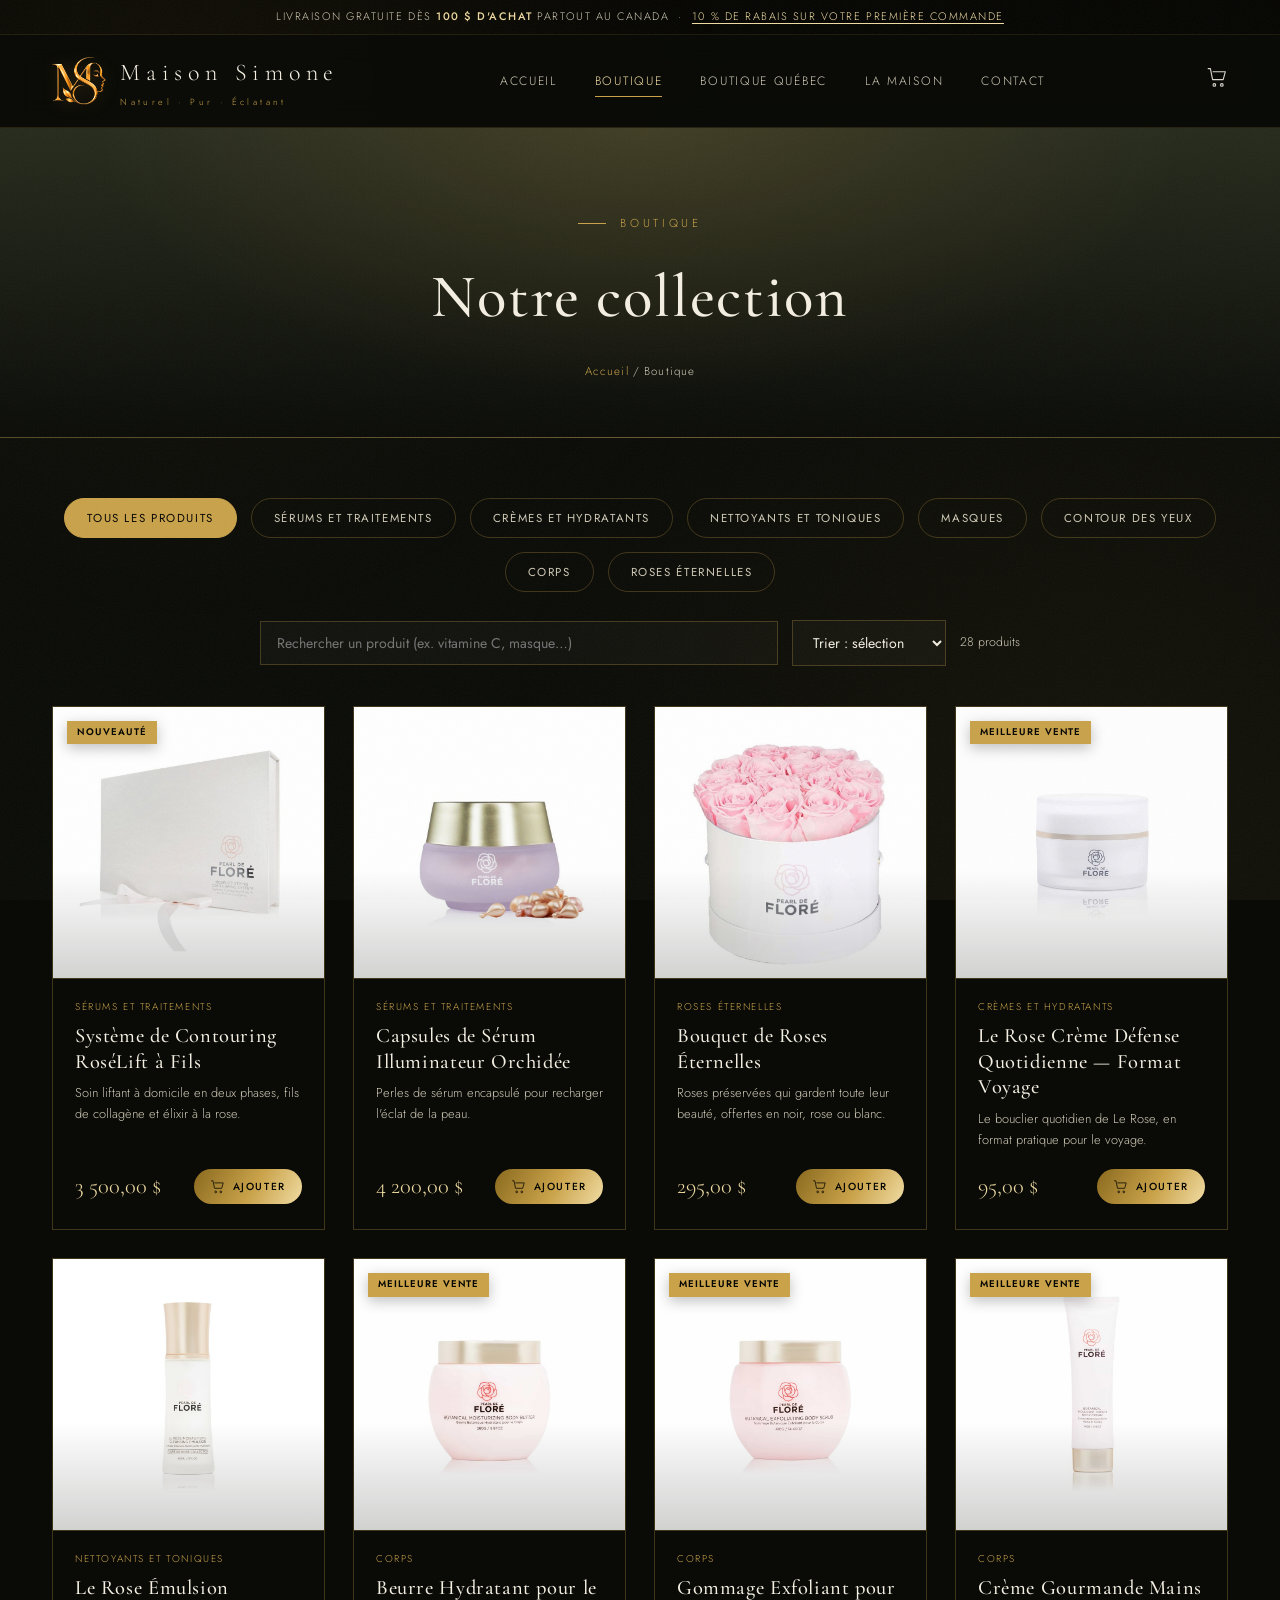
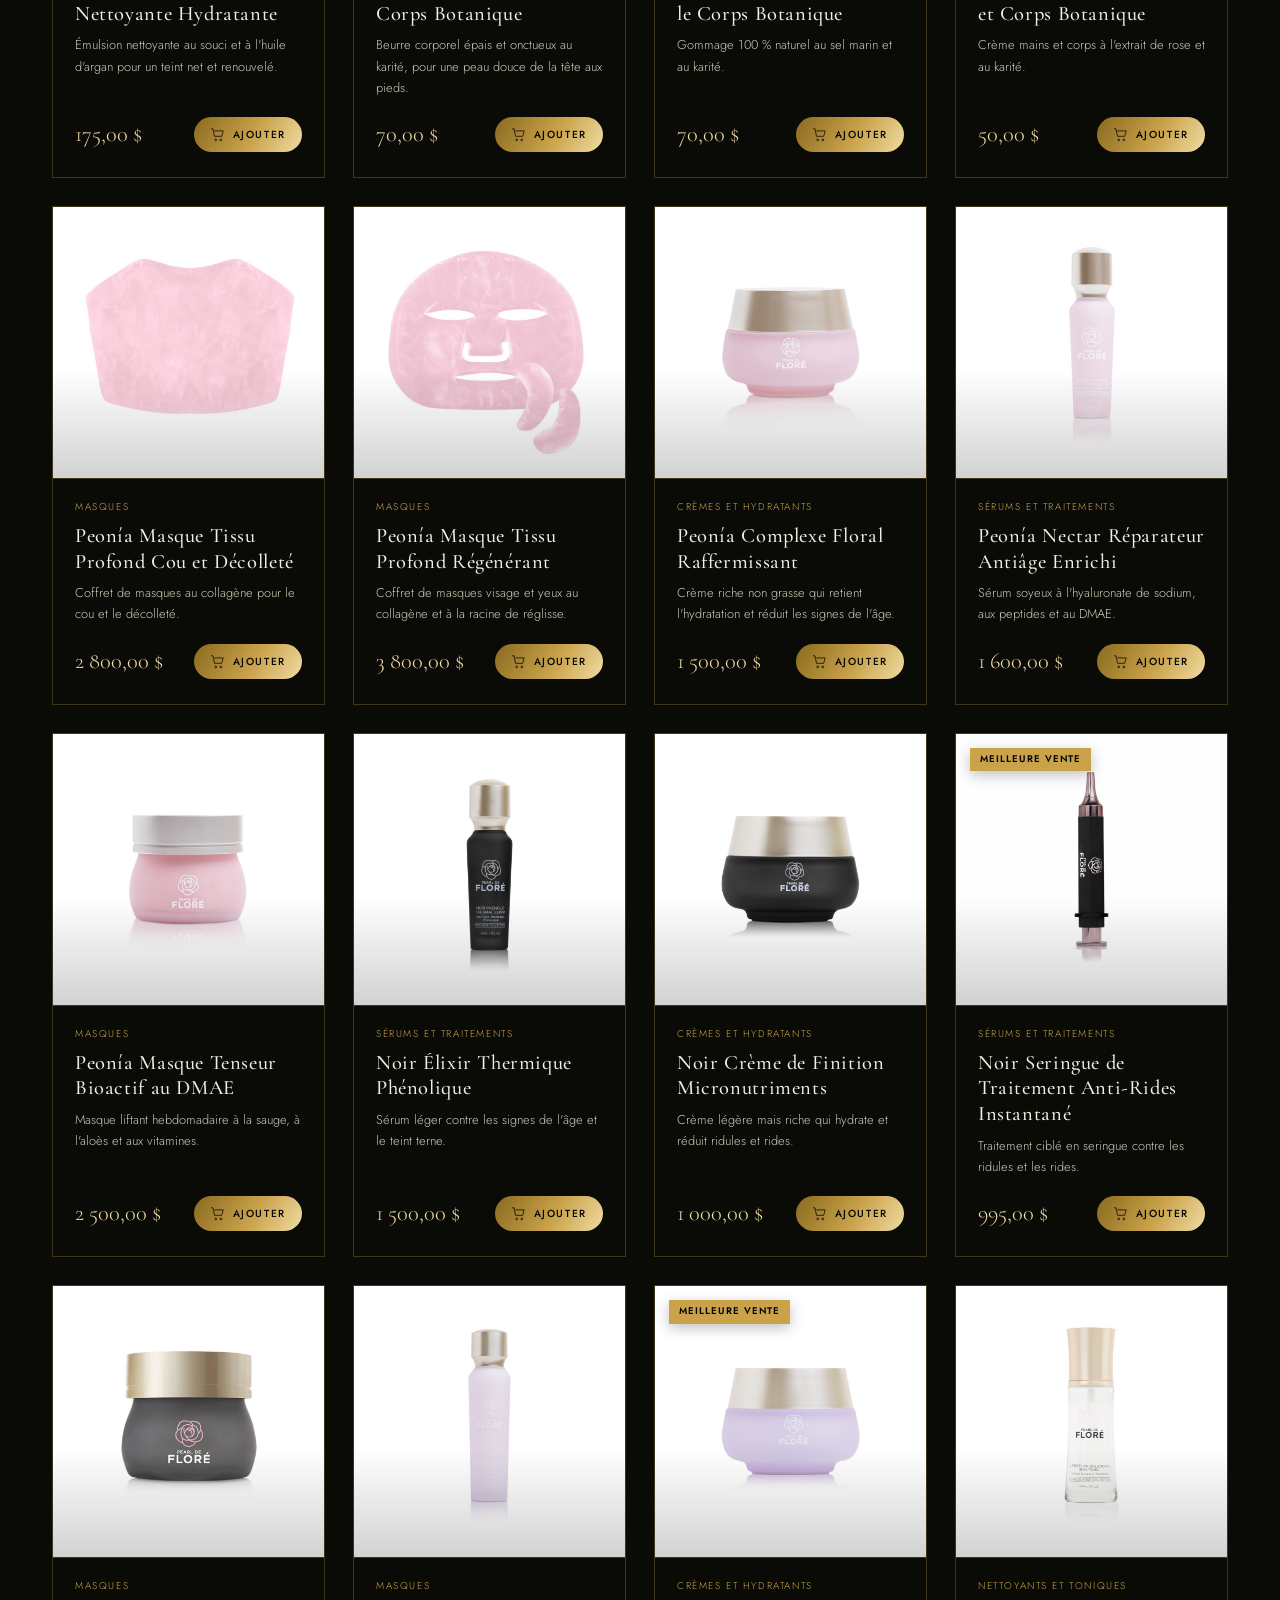
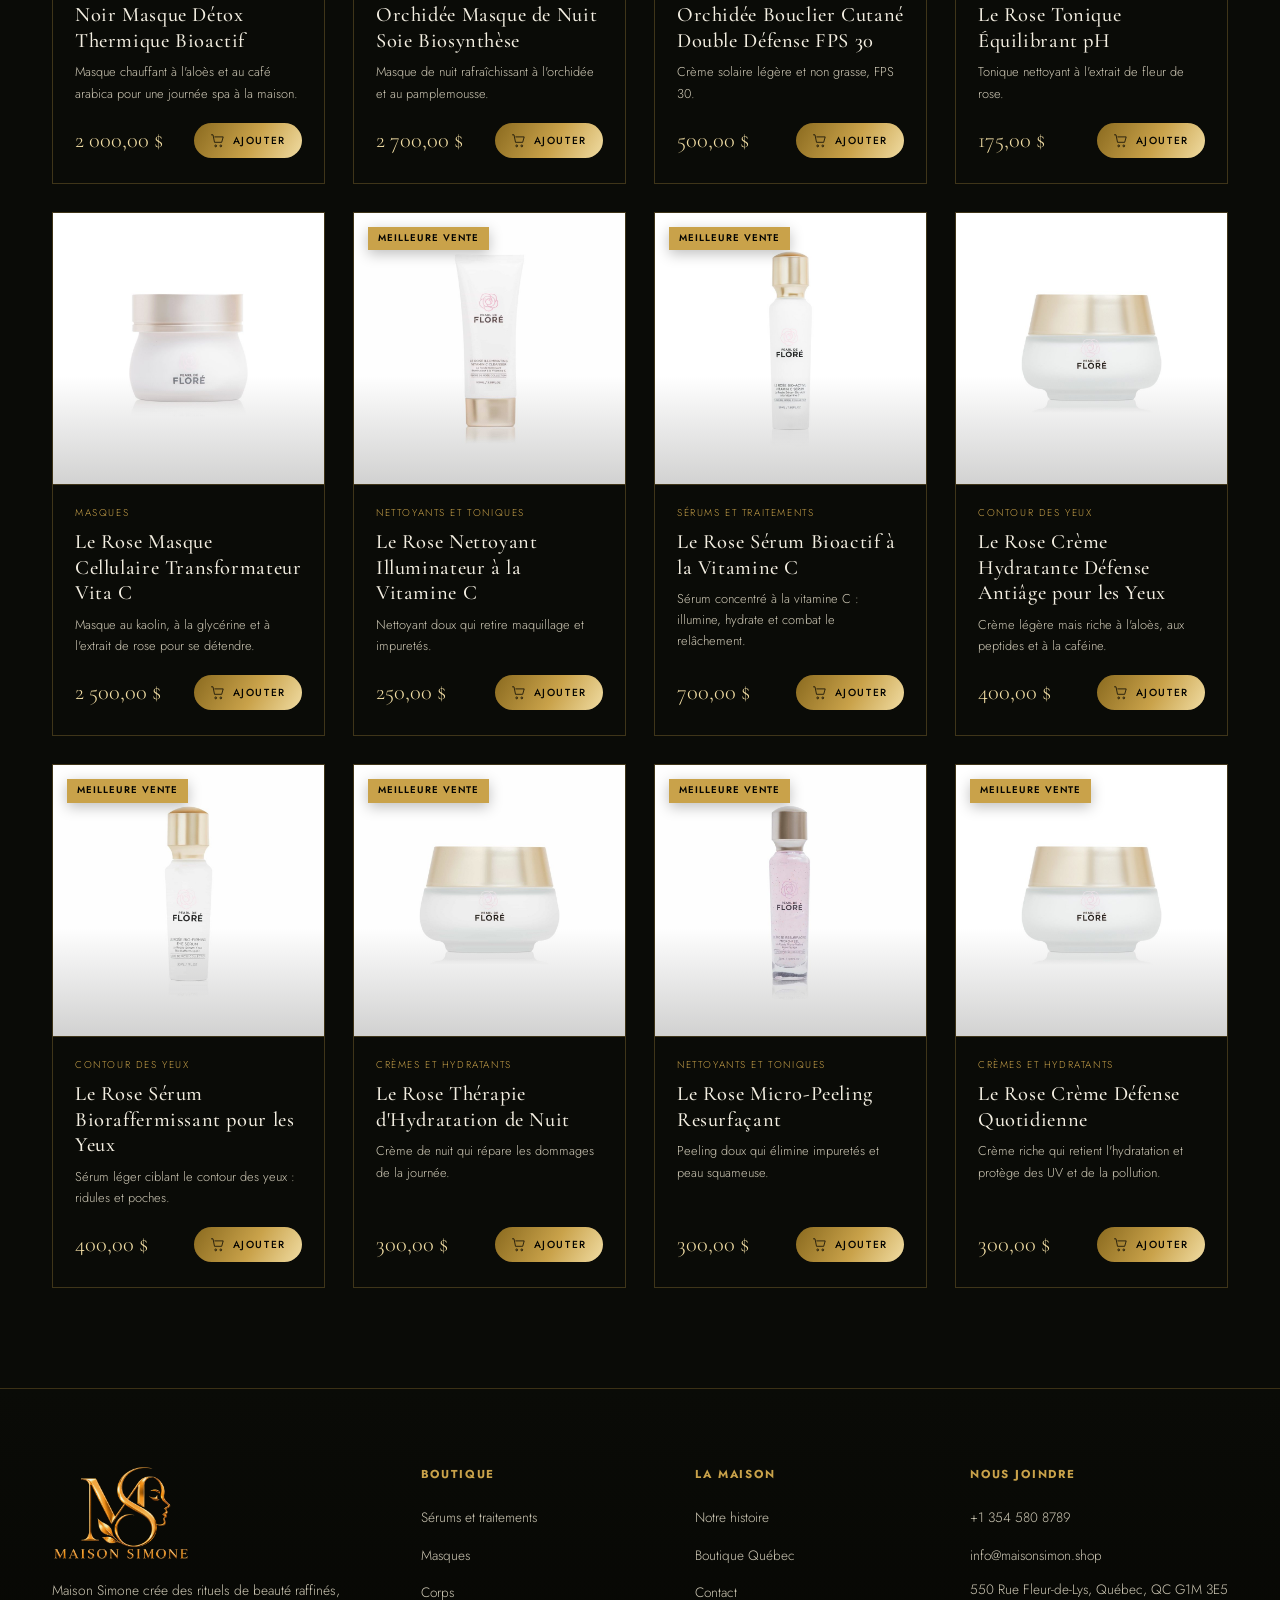
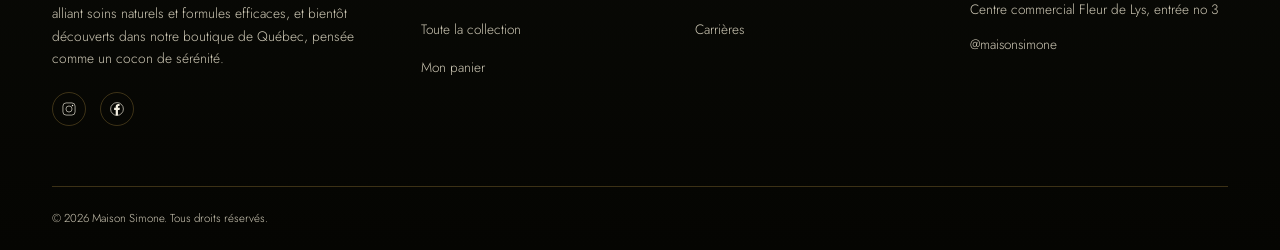
<file: produits.html>
<!DOCTYPE html>
<html lang="fr-CA">
<head>
<meta charset="UTF-8">
<meta name="viewport" content="width=device-width, initial-scale=1.0">
<title>Boutique — Soins visage et corps | Maison Simone</title>
<meta name="description" content="Découvrez notre collection de sérums, crèmes, masques et soins du corps Maison Simone.">
<link rel="apple-touch-icon" href="assets/img/favicon.png">
<link rel="stylesheet" href="css/style.css"><link rel="stylesheet" href="css/luxe.css">
</head>
<body>

<div class="topbar">Livraison gratuite dès <b>100&nbsp;$ d'achat</b> partout au Canada &nbsp;·&nbsp; <a href="#" data-open-promo>10&nbsp;% de rabais sur votre première commande</a></div>
<header class="site-header">
  <div class="navwrap">
    <a href="index.html" class="logo-mark">
      <img src="assets/img/logo-mark.png" alt="Maison Simone" class="logo-img" width="52" height="46">
      <span class="logo-word">Maison Simone<small>Naturel · Pur · Éclatant</small></span>
    </a>
    <nav class="main-nav">
      <a href="index.html" data-nav="index.html">Accueil</a>
      <a href="produits.html" data-nav="produits.html" class="active">Boutique</a>
      <a href="boutiques.html" data-nav="boutiques.html">Boutique Québec</a>
      <a href="a-propos.html" data-nav="a-propos.html">La Maison</a>
      <a href="contact.html" data-nav="contact.html">Contact</a>
    </nav>
    <div class="nav-actions">
      <a href="panier.html" class="icon-btn" aria-label="Panier">
        <svg style="width:22px;height:22px"><use href="#i-cart"/></svg>
        <span class="cart-count" data-cart-count style="display:none">0</span>
      </a>
      <button class="burger" aria-label="Menu"><span></span><span></span><span></span></button>
    </div>
  </div>
</header>
<div class="scrim"></div>
<nav class="mobile-nav">
  <button class="close-x">&times;</button>
  <a href="index.html">Accueil</a>
  <a href="produits.html">Boutique</a>
  <a href="boutiques.html">Boutique Québec</a>
  <a href="a-propos.html">La Maison</a>
  <a href="contact.html">Contact</a>
</nav>

<div class="page-head">
  <span class="eyebrow" style="justify-content:center">Boutique</span>
  <h1 class="serif" style="margin-top:14px">Notre collection</h1>
  <p class="crumb"><a href="index.html">Accueil</a> / Boutique</p>
</div>

<section style="padding-top:60px">
  <div class="container">
    <div class="filters">
      <button data-filter="tous" class="active">Tous les produits</button>
      <button data-filter="serums">Sérums et traitements</button><button data-filter="hydratants">Crèmes et hydratants</button><button data-filter="nettoyants">Nettoyants et toniques</button><button data-filter="masques">Masques</button><button data-filter="yeux">Contour des yeux</button><button data-filter="corps">Corps</button><button data-filter="roses">Roses éternelles</button>
    </div>
    <div class="catalogue-tools">
      <input type="search" data-search placeholder="Rechercher un produit (ex. vitamine C, masque…)" aria-label="Rechercher un produit">
      <select data-sort aria-label="Trier">
        <option value="">Trier : sélection</option>
        <option value="ventes">Meilleures ventes</option>
        <option value="prix-asc">Prix croissant</option>
        <option value="prix-desc">Prix décroissant</option>
        <option value="nom">Nom (A–Z)</option>
      </select>
      <span class="count" data-count></span>
    </div>
    <div class="product-grid" data-catalogue></div>
  </div>
</section>

<footer class="site-footer">
  <div class="container">
    <div class="foot-grid">
      <div class="foot-about">
        <img src="assets/img/logo.png" alt="Maison Simone" class="logo-foot" width="170" height="118">
        <p>Maison Simone crée des rituels de beauté raffinés, alliant soins naturels et formules efficaces, et bientôt découverts dans notre boutique de Québec, pensée comme un cocon de sérénité.</p>
        <div class="foot-social">
          <a href="#" aria-label="Instagram"><svg style="width:16px;height:16px"><use href="#i-ig"/></svg></a>
          <a href="#" aria-label="Facebook"><svg style="width:16px;height:16px"><use href="#i-fb"/></svg></a>
        </div>
      </div>
      <div><h5>Boutique</h5><ul>
        <li><a href="produits.html?cat=serums">Sérums et traitements</a></li>
        <li><a href="produits.html?cat=masques">Masques</a></li><li><a href="produits.html?cat=corps">Corps</a></li>
        <li><a href="produits.html">Toute la collection</a></li>
        <li><a href="panier.html">Mon panier</a></li>
      </ul></div>
      <div><h5>La Maison</h5><ul>
        <li><a href="a-propos.html">Notre histoire</a></li>
        <li><a href="boutiques.html">Boutique Québec</a></li>
        <li><a href="contact.html">Contact</a></li>
        <li><a href="contact.html">Carrières</a></li>
      </ul></div>
      <div><h5>Nous joindre</h5><ul>
        <li><a href="tel:+13545808789">+1 354 580 8789</a></li>
        <li><a href="mailto:info@maisonsimon.shop">info@maisonsimon.shop</a></li>
        <li class="foot-addr">550 Rue Fleur-de-Lys, Québec, QC G1M 3E5<br>Centre commercial Fleur de Lys, entrée no&nbsp;3</li>
        <li><a href="#">@maisonsimone</a></li>
      </ul></div>
    </div>
    <div class="foot-bottom">
      <span>© 2026 Maison Simone. Tous droits réservés.</span>
      
    </div>
  </div>
</footer>

<script src="js/icons.js"></script>
<script src="js/config.js"></script>
<script src="js/data.js"></script>
<script src="js/cart.js"></script>
<script src="js/main.js"></script>
<script src="js/promo.js"></script>
</body>
</html>
</file>
<file: css/style.css>
@import url('https://fonts.googleapis.com/css2?family=Cormorant+Garamond:ital,wght@0,400;0,500;0,600;1,400;1,500&family=Jost:wght@300;400;500;600&display=swap');

:root{
  --black:#0a0b07;
  --black-deep:#050502;
  --olive:#262a1c;
  --olive-light:#343a26;
  --olive-pale:#454c30;
  --gold:#c9a24a;
  --gold-light:#f0dca3;
  --gold-soft:#e8cd8a;
  --gold-dark:#8a6a1f;
  --cream:#f4efe2;
  --cream-dim:#cfc9b6;
  --line: rgba(201,162,74,.28);
  --shadow: 0 20px 60px rgba(0,0,0,.5);
  --radius: 2px;
}

*{box-sizing:border-box;margin:0;padding:0}
html{scroll-behavior:smooth}
body{
  background:var(--black);
  color:var(--cream);
  font-family:'Jost',sans-serif;
  font-weight:300;
  line-height:1.65;
  -webkit-font-smoothing:antialiased;
  overflow-x:hidden;
}
body::before{
  content:"";
  position:fixed; inset:0;
  background-image:
    radial-gradient(circle at 15% 10%, rgba(201,162,74,.06), transparent 40%),
    radial-gradient(circle at 85% 90%, rgba(201,162,74,.05), transparent 45%);
  pointer-events:none;
  z-index:0;
}
img{max-width:100%;display:block}
a{color:inherit;text-decoration:none}
ul{list-style:none}
button{font-family:inherit;cursor:pointer}
input,select,textarea{font-family:inherit}

.container{max-width:1240px;margin:0 auto;padding:0 32px}
@media(max-width:640px){.container{padding:0 20px}}

h1,h2,h3,h4,.serif{font-family:'Cormorant Garamond',serif;font-weight:500;letter-spacing:.03em}
.eyebrow{
  font-family:'Jost',sans-serif;
  font-size:.72rem;
  letter-spacing:.32em;
  text-transform:uppercase;
  color:var(--gold);
  display:inline-flex;
  align-items:center;
  gap:14px;
}
.eyebrow::before{content:"";width:28px;height:1px;background:var(--gold)}

.gold-text{
  background:linear-gradient(120deg,var(--gold-dark),var(--gold-light) 45%,var(--gold) 75%);
  -webkit-background-clip:text;background-clip:text;color:transparent;
}

.divider{
  width:64px;height:1px;
  background:linear-gradient(90deg,transparent,var(--gold),transparent);
  margin:22px auto;
}
.divider.left{margin-left:0}

.leaf{
  display:inline-block;width:14px;height:14px;vertical-align:middle;
}

/* ===== Buttons ===== */
.btn{
  display:inline-flex;align-items:center;justify-content:center;gap:10px;
  padding:15px 34px;
  font-size:.74rem;letter-spacing:.22em;text-transform:uppercase;
  border:1px solid var(--gold);
  color:var(--gold-light);
  background:transparent;
  border-radius:var(--radius);
  transition:all .35s cubic-bezier(.2,.8,.2,1);
  position:relative;
  overflow:hidden;
}
.btn span{position:relative;z-index:1}
.btn::before{
  content:"";position:absolute;inset:0;
  background:linear-gradient(120deg,var(--gold-dark),var(--gold) 50%,var(--gold-light));
  transform:translateX(-101%);
  transition:transform .4s cubic-bezier(.2,.8,.2,1);
  z-index:0;
}
.btn:hover::before{transform:translateX(0)}
.btn:hover{color:var(--black);border-color:var(--gold-light)}
.btn.solid{
  background:linear-gradient(120deg,var(--gold-dark),var(--gold) 55%,var(--gold-light));
  color:var(--black-deep);
  font-weight:500;
}
.btn.solid::before{display:none}
.btn.solid:hover{filter:brightness(1.12);color:var(--black-deep)}
.btn.ghost{border-color:rgba(244,239,226,.35);color:var(--cream)}
.btn.ghost::before{background:linear-gradient(120deg,var(--olive-light),var(--olive-pale))}
.btn.ghost:hover{color:var(--cream);border-color:rgba(244,239,226,.6)}
.btn.block{width:100%}
.btn[disabled]{opacity:.45;pointer-events:none}
.btn.small{padding:10px 20px;font-size:.65rem}

/* ===== Header ===== */
.site-header{
  position:sticky;top:0;z-index:100;
  background:rgba(10,11,7,.86);
  backdrop-filter:blur(14px);
  border-bottom:1px solid rgba(201,162,74,.16);
}
.topbar{
  background:var(--black-deep);
  color:var(--cream-dim);
  font-size:.68rem;letter-spacing:.14em;text-transform:uppercase;
  text-align:center;padding:8px 12px;
  border-bottom:1px solid rgba(201,162,74,.12);
}
.topbar b{color:var(--gold-light);font-weight:500}
.navwrap{
  display:flex;align-items:center;justify-content:space-between;
  padding:18px 32px;
  max-width:1240px;margin:0 auto;
}
.logo-mark{display:flex;align-items:center;gap:14px}
.logo-mark svg{height:42px;width:auto}
.logo-img{height:46px;width:auto;object-fit:contain;mix-blend-mode:lighten;display:block}
.logo-img.big{height:100%;width:100%}
.logo-word{font-family:'Cormorant Garamond',serif;font-size:1.5rem;letter-spacing:.24em;color:var(--cream)}
.logo-word small{display:block;font-family:'Jost',sans-serif;font-size:.56rem;letter-spacing:.38em;color:var(--gold);margin-top:2px}

.main-nav{display:flex;gap:38px}
.main-nav a{
  font-size:.76rem;letter-spacing:.14em;text-transform:uppercase;color:var(--cream-dim);
  position:relative;padding:6px 0;transition:color .25s;
}
.main-nav a::after{
  content:"";position:absolute;left:0;bottom:0;width:0;height:1px;background:var(--gold);
  transition:width .3s;
}
.main-nav a:hover,.main-nav a.active{color:var(--gold-light)}
.main-nav a:hover::after,.main-nav a.active::after{width:100%}

.nav-actions{display:flex;align-items:center;gap:22px}
.icon-btn{position:relative;color:var(--cream);opacity:.9;transition:opacity .2s}
.icon-btn:hover{opacity:1;color:var(--gold-light)}
.cart-count{
  position:absolute;top:-9px;right:-11px;
  background:var(--gold);color:var(--black-deep);
  font-size:.62rem;font-weight:600;
  width:17px;height:17px;border-radius:50%;
  display:flex;align-items:center;justify-content:center;
  font-family:'Jost',sans-serif;
}
.burger{display:none;flex-direction:column;gap:5px;background:none;border:none;padding:6px}
.burger span{width:24px;height:1px;background:var(--gold-light)}

.mobile-nav{
  display:none;position:fixed;inset:0 0 0 auto;width:min(78vw,340px);height:100vh;
  background:var(--olive);border-left:1px solid var(--line);
  transform:translateX(100%);transition:transform .4s cubic-bezier(.2,.8,.2,1);
  z-index:200;padding:90px 34px 34px;flex-direction:column;gap:28px;
}
.mobile-nav.open{transform:translateX(0)}
.mobile-nav a{font-family:'Cormorant Garamond',serif;font-size:1.3rem;letter-spacing:.06em;color:var(--cream)}
.mobile-nav .close-x{position:absolute;top:26px;right:28px;font-size:1.6rem;color:var(--gold-light);background:none;border:none}
.scrim{display:none;position:fixed;inset:0;background:rgba(0,0,0,.55);z-index:150}
.scrim.open{display:block}

@media(max-width:900px){
  .main-nav{display:none}
  .burger{display:flex}
  .mobile-nav{display:flex}
}
@media(max-width:560px){
  .logo-word{display:none}
  .logo-img{height:52px}
  .navwrap{padding:14px 20px}
}

/* ===== Hero ===== */
.hero{
  position:relative;min-height:92vh;display:flex;align-items:center;
  background:
    linear-gradient(100deg, rgba(5,5,2,.92) 0%, rgba(5,5,2,.72) 38%, rgba(5,5,2,.42) 62%, rgba(5,5,2,.72) 100%),
    radial-gradient(ellipse at 70% 20%, rgba(201,162,74,.10), transparent 55%),
    url('../assets/img/kiosk-wide.jpg');
  background-size:cover;
  background-position:center 38%;
  overflow:hidden;
}
.hero::after{
  content:"";position:absolute;inset:0;
  background-image:linear-gradient(rgba(201,162,74,.05) 1px, transparent 1px),
                    linear-gradient(90deg, rgba(201,162,74,.05) 1px, transparent 1px);
  background-size:64px 64px;
  mask-image:radial-gradient(ellipse at 60% 30%, black, transparent 70%);
  pointer-events:none;
}
.hero-inner{
  position:relative;z-index:2;max-width:1240px;margin:0 auto;padding:120px 32px 80px;
  display:grid;grid-template-columns:1.05fr .95fr;gap:60px;align-items:center;
}
.hero h1{font-size:clamp(2.6rem,5.4vw,4.6rem);line-height:1.06;color:var(--cream)}
.hero p.lead{margin-top:26px;max-width:480px;color:var(--cream-dim);font-size:1.02rem}
.hero-cta{display:flex;gap:18px;margin-top:42px;flex-wrap:wrap}
.hero-stats{display:flex;gap:44px;margin-top:64px}
.hero-stats div b{display:block;font-family:'Cormorant Garamond',serif;font-size:2.1rem;color:var(--gold-light)}
.hero-stats div span{font-size:.68rem;letter-spacing:.14em;text-transform:uppercase;color:var(--cream-dim)}

.hero-art{position:relative;display:flex;align-items:center;justify-content:center}
.hero-ring{
  width:min(420px,86%);aspect-ratio:1;border-radius:50%;
  border:1px solid var(--line);
  display:flex;align-items:center;justify-content:center;position:relative;
  animation:spin 60s linear infinite;
}
.hero-ring::before{
  content:"";position:absolute;inset:26px;border-radius:50%;border:1px dashed rgba(201,162,74,.22);
}
@keyframes spin{to{transform:rotate(360deg)}}
.hero-art svg{width:58%;animation:float 7s ease-in-out infinite}
@keyframes float{0%,100%{transform:translateY(-6px)}50%{transform:translateY(10px)}}

@media(max-width:900px){
  .hero{min-height:auto;background-position:center 30%}
  .hero-inner{grid-template-columns:1fr;padding:70px 24px 70px;text-align:center}
  .hero-art{display:none}
  .hero p.lead{margin-left:auto;margin-right:auto}
  .hero-cta{justify-content:center}
  .hero-stats{justify-content:center;flex-wrap:wrap;row-gap:20px}
}

/* ===== Sections ===== */
section{position:relative;z-index:1;padding:100px 0}
.section-head{text-align:center;max-width:640px;margin:0 auto 56px}
.section-head h2{font-size:clamp(2rem,3.6vw,2.8rem);margin-top:16px;color:var(--cream)}
.section-head p{color:var(--cream-dim);margin-top:16px}
.section-head.left{text-align:left;margin-left:0}

/* Category strip */
.cat-strip{display:grid;grid-template-columns:repeat(3,1fr);gap:2px;background:var(--line)}
.cat-card{
  background:var(--black);padding:56px 34px;text-align:center;
  transition:background .4s;
}
.cat-card:hover{background:var(--olive)}
.cat-card svg{width:46px;height:46px;margin:0 auto 20px}
.cat-card h3{font-size:1.4rem;color:var(--cream)}
.cat-card p{font-size:.84rem;color:var(--cream-dim);margin-top:10px}
@media(max-width:760px){.cat-strip{grid-template-columns:1fr}}

/* Product grid */
.filters{display:flex;gap:14px;justify-content:center;flex-wrap:wrap;margin-bottom:48px}
.filters button{
  padding:10px 22px;border:1px solid var(--line);background:transparent;color:var(--cream-dim);
  font-size:.72rem;letter-spacing:.14em;text-transform:uppercase;border-radius:30px;transition:.25s;
}
.filters button.active,.filters button:hover{background:var(--gold);color:var(--black-deep);border-color:var(--gold)}

.product-grid{display:grid;grid-template-columns:repeat(4,1fr);gap:28px}
@media(max-width:1080px){.product-grid{grid-template-columns:repeat(3,1fr)}}
@media(max-width:760px){.product-grid{grid-template-columns:repeat(2,1fr);gap:16px}}
@media(max-width:460px){.product-grid{grid-template-columns:1fr;max-width:340px;margin:0 auto}}

.product-card{
  background:linear-gradient(160deg,var(--olive) 0%, var(--black) 78%);
  border:1px solid var(--line);
  display:flex;flex-direction:column;
  transition:transform .35s, box-shadow .35s, border-color .35s;
}
.product-card:hover{transform:translateY(-6px);box-shadow:var(--shadow);border-color:rgba(201,162,74,.5)}
.pc-media{
  position:relative;aspect-ratio:1/1;display:flex;align-items:center;justify-content:center;
  background:radial-gradient(circle at 50% 35%, rgba(201,162,74,.16), transparent 65%);
  padding:20px;
}
.pc-media svg{width:64%;height:64%;filter:drop-shadow(0 14px 20px rgba(0,0,0,.5))}
.pc-badge{
  position:absolute;top:14px;left:14px;background:var(--gold);color:var(--black-deep);
  font-size:.6rem;letter-spacing:.1em;text-transform:uppercase;padding:4px 10px;font-weight:600;
}
.pc-quick{
  position:absolute;bottom:14px;right:14px;left:14px;display:flex;justify-content:center;
  opacity:0;transform:translateY(8px);transition:.3s;
}
.product-card:hover .pc-quick{opacity:1;transform:translateY(0)}
.pc-body{padding:20px 22px 24px;border-top:1px solid var(--line);flex:1;display:flex;flex-direction:column}
.pc-cat{font-size:.62rem;letter-spacing:.16em;text-transform:uppercase;color:var(--gold)}
.pc-title{font-family:'Cormorant Garamond',serif;font-size:1.22rem;margin-top:8px;color:var(--cream)}
.pc-desc{font-size:.8rem;color:var(--cream-dim);margin-top:8px;flex:1}
.pc-foot{display:flex;align-items:center;justify-content:space-between;margin-top:18px}
.pc-price{font-family:'Cormorant Garamond',serif;font-size:1.3rem;color:var(--gold-light)}
.pc-price .old{font-size:.85rem;color:var(--cream-dim);text-decoration:line-through;margin-right:8px;font-family:'Jost',sans-serif}
.add-btn{
  width:40px;height:40px;border-radius:50%;border:1px solid var(--gold);color:var(--gold-light);
  background:transparent;display:flex;align-items:center;justify-content:center;transition:.25s;
}
.add-btn:hover{background:var(--gold);color:var(--black-deep)}

/* Photos produits */
.pc-media{background:#f4f0ea;padding:0;overflow:hidden}
.pc-media img{width:100%;height:100%;object-fit:cover;display:block}
.split-art:has(img){aspect-ratio:1/1;background:#f4f0ea}
.split-art img{width:100%;height:100%;object-fit:contain}
.cart-item img,.mcart-item img{width:64px;height:64px;object-fit:cover;flex-shrink:0;border:1px solid var(--line);background:#f4f0ea}

/* Story / about split */
.split{display:grid;grid-template-columns:1fr 1fr;gap:70px;align-items:center}
@media(max-width:900px){.split{grid-template-columns:1fr;gap:40px}}
.split-art{
  position:relative;aspect-ratio:4/5;background:linear-gradient(160deg,var(--olive),var(--black));
  border:1px solid var(--line);display:flex;align-items:center;justify-content:center;overflow:hidden;
}
.split-art svg{width:60%}
.split-art img{width:100%;height:100%;object-fit:cover;display:block}
.split-art.pad{padding:16%}
.split-art.pad img{width:100%;height:100%;object-fit:contain;mix-blend-mode:lighten}
.timeline{margin-top:34px;display:flex;flex-direction:column;gap:22px}
.tl-item{display:flex;gap:20px}
.tl-year{font-family:'Cormorant Garamond',serif;color:var(--gold-light);font-size:1.3rem;width:64px;flex-shrink:0}
.tl-text b{display:block;color:var(--cream);margin-bottom:4px}
.tl-text p{font-size:.85rem;color:var(--cream-dim)}

/* Testimonials */
.testi-grid{display:grid;grid-template-columns:repeat(3,1fr);gap:26px}
@media(max-width:900px){.testi-grid{grid-template-columns:1fr}}
.testi-card{background:var(--olive);border:1px solid var(--line);padding:34px 30px}
.stars{color:var(--gold);letter-spacing:3px;font-size:.9rem;margin-bottom:16px}
.testi-card p{font-style:italic;color:var(--cream-dim);font-size:.92rem}
.testi-who{display:flex;align-items:center;gap:12px;margin-top:22px}
.avatar-circle{
  width:38px;height:38px;border-radius:50%;background:linear-gradient(140deg,var(--gold-dark),var(--gold-light));
  display:flex;align-items:center;justify-content:center;color:var(--black-deep);font-family:'Cormorant Garamond',serif;font-weight:600;
}
.testi-who span{font-size:.78rem;letter-spacing:.06em;color:var(--cream)}

/* Kiosk showcase */
.kiosk-scene{
  position:relative;max-width:1000px;margin:0 auto;
  border:1px solid var(--line);
  overflow:hidden;box-shadow:var(--shadow);
}
.kiosk-scene img{width:100%;height:100%;object-fit:cover;display:block}
.kiosk-caption{
  position:absolute;left:0;right:0;bottom:0;padding:26px 30px;
  background:linear-gradient(0deg, rgba(5,5,2,.88) 0%, transparent 100%);
}
.kiosk-caption b{font-family:'Cormorant Garamond',serif;font-size:1.3rem;color:var(--gold-light);display:block}
.kiosk-caption span{font-size:.8rem;color:var(--cream-dim)}

.kiosk-gallery{display:grid;grid-template-columns:1.4fr 1fr;gap:20px}
@media(max-width:760px){.kiosk-gallery{grid-template-columns:1fr}}
.kiosk-gallery .kiosk-scene{max-width:none;margin:0}
.kiosk-gallery figure{margin:0;position:relative;border:1px solid var(--line);overflow:hidden;box-shadow:var(--shadow)}
.kiosk-gallery figure img{width:100%;height:100%;object-fit:cover;display:block;min-height:220px}
.kiosk-gallery .stack{display:flex;flex-direction:column;gap:20px}

.boutique-grid{display:grid;grid-template-columns:repeat(3,1fr);gap:26px;margin-top:60px}
@media(max-width:900px){.boutique-grid{grid-template-columns:1fr}}
.boutique-card{border:1px solid var(--line);padding:30px;background:var(--olive)}
.boutique-card h4{font-family:'Cormorant Garamond',serif;font-size:1.3rem;color:var(--gold-light)}
.boutique-card p{font-size:.8rem;color:var(--cream-dim);margin-top:10px}
.boutique-card .tag{display:inline-block;margin-top:14px;font-size:.62rem;letter-spacing:.14em;text-transform:uppercase;color:var(--gold)}

/* Newsletter */
.newsletter{
  background:linear-gradient(120deg,var(--olive) 0%, var(--black-deep) 100%);
  border-top:1px solid var(--line);border-bottom:1px solid var(--line);
  text-align:center;padding:80px 0;
}
.nl-form{display:flex;max-width:440px;margin:34px auto 0;gap:0;border:1px solid var(--line)}
.nl-form input{flex:1;background:transparent;border:none;padding:16px 18px;color:var(--cream);font-size:.85rem}
.nl-form input:focus{outline:none}
.nl-form button{padding:16px 26px;background:var(--gold);color:var(--black-deep);border:none;font-size:.7rem;letter-spacing:.14em;text-transform:uppercase}

/* Footer */
.site-footer{background:var(--black-deep);border-top:1px solid var(--line);padding:76px 0 0}
.foot-grid{display:grid;grid-template-columns:1.4fr 1fr 1fr 1.1fr;gap:40px;padding-bottom:60px}
@media(max-width:860px){.foot-grid{grid-template-columns:1fr 1fr;row-gap:40px}}
@media(max-width:520px){.foot-grid{grid-template-columns:1fr}}
.foot-grid h5{font-size:.72rem;letter-spacing:.16em;text-transform:uppercase;color:var(--gold);margin-bottom:20px}
.foot-grid ul li{margin-bottom:11px}
.foot-grid ul li a{font-size:.85rem;color:var(--cream-dim);transition:.2s}
.foot-grid ul li a:hover{color:var(--gold-light)}
.foot-about p{color:var(--cream-dim);font-size:.86rem;margin-top:18px;max-width:280px}
.foot-social{display:flex;gap:14px;margin-top:22px}
.foot-social a{width:34px;height:34px;border:1px solid var(--line);border-radius:50%;display:flex;align-items:center;justify-content:center}
.foot-bottom{
  border-top:1px solid var(--line);padding:22px 0;display:flex;justify-content:space-between;
  font-size:.72rem;color:var(--cream-dim);flex-wrap:wrap;gap:10px;
}
@media(max-width:640px){.foot-bottom{flex-direction:column;text-align:center}}

/* Breadcrumb / page header */
.page-head{
  padding:60px 0 40px;text-align:center;
  background:linear-gradient(180deg,var(--olive) 0%, var(--black) 100%);
  border-bottom:1px solid var(--line);
}
.page-head h1{font-size:clamp(2.1rem,4vw,3rem);color:var(--cream)}
.crumb{font-size:.72rem;letter-spacing:.1em;color:var(--cream-dim);margin-top:14px}
.crumb a{color:var(--gold)}

/* Cart page */
.cart-table{width:100%;border-collapse:collapse}
.cart-table th{text-align:left;font-size:.66rem;letter-spacing:.14em;text-transform:uppercase;color:var(--gold);padding-bottom:16px;border-bottom:1px solid var(--line)}
.cart-table td{padding:22px 10px;border-bottom:1px solid var(--line);vertical-align:middle}
.cart-item{display:flex;align-items:center;gap:16px}
.cart-item svg{width:56px;height:56px;flex-shrink:0}
.cart-item b{color:var(--cream);font-family:'Cormorant Garamond',serif;font-size:1.1rem}
.cart-item span{display:block;font-size:.75rem;color:var(--cream-dim)}
.qty-box{display:inline-flex;align-items:center;border:1px solid var(--line)}
.qty-box button{width:30px;height:30px;background:transparent;border:none;color:var(--gold-light)}
.qty-box input{width:36px;text-align:center;background:transparent;border:none;color:var(--cream)}
.remove-link{font-size:.7rem;color:var(--cream-dim);text-decoration:underline;margin-top:6px;display:inline-block}
.remove-link:hover{color:var(--gold-light)}

.cart-layout{display:grid;grid-template-columns:1fr 360px;gap:50px;align-items:flex-start}
@media(max-width:900px){.cart-layout{grid-template-columns:1fr}}
.summary-box{background:var(--olive);border:1px solid var(--line);padding:32px}
.summary-row{display:flex;justify-content:space-between;font-size:.88rem;color:var(--cream-dim);margin-bottom:14px}
.summary-row.total{color:var(--cream);font-family:'Cormorant Garamond',serif;font-size:1.4rem;border-top:1px solid var(--line);padding-top:18px;margin-top:6px}
.mobile-cart{display:none}
@media(max-width:700px){
  .cart-table{display:none}
  .mobile-cart{display:flex;flex-direction:column;gap:18px}
  .mcart-item{display:flex;gap:14px;border-bottom:1px solid var(--line);padding-bottom:18px}
  .mcart-item svg{width:64px;height:64px;flex-shrink:0}
}
.empty-state{text-align:center;padding:80px 20px}
.empty-state svg{width:80px;margin:0 auto 24px;opacity:.6}
.empty-state p{color:var(--cream-dim);margin-bottom:28px}

/* Checkout */
.steps{display:flex;justify-content:center;gap:0;margin-bottom:60px;flex-wrap:wrap}
.step{display:flex;align-items:center;gap:10px;padding:0 22px;position:relative}
.step::after{content:"";position:absolute;right:-1px;top:14px;width:2px;height:2px}
.step-num{width:30px;height:30px;border-radius:50%;border:1px solid var(--line);display:flex;align-items:center;justify-content:center;font-size:.78rem;color:var(--cream-dim)}
.step.active .step-num{background:var(--gold);border-color:var(--gold);color:var(--black-deep)}
.step.done .step-num{background:transparent;border-color:var(--gold);color:var(--gold)}
.step span.label{font-size:.72rem;letter-spacing:.08em;text-transform:uppercase;color:var(--cream-dim)}
.step.active span.label{color:var(--gold-light)}

.checkout-grid{display:grid;grid-template-columns:1fr 380px;gap:50px}
@media(max-width:900px){.checkout-grid{grid-template-columns:1fr}}
.form-card{background:var(--olive);border:1px solid var(--line);padding:36px}
.form-row{display:grid;grid-template-columns:1fr 1fr;gap:18px;margin-bottom:18px}
@media(max-width:520px){.form-row{grid-template-columns:1fr}}
.field label{display:block;font-size:.68rem;letter-spacing:.1em;text-transform:uppercase;color:var(--gold);margin-bottom:8px}
.field input,.field select,.field textarea{
  width:100%;background:var(--black);border:1px solid var(--line);padding:13px 14px;color:var(--cream);font-size:.88rem;
}
.field input:focus,.field select:focus,.field textarea:focus{outline:none;border-color:var(--gold)}
.pay-tabs{display:flex;gap:10px;margin-bottom:22px}
.pay-tab{flex:1;border:1px solid var(--line);padding:14px;text-align:center;font-size:.76rem;color:var(--cream-dim);cursor:pointer}
.pay-tab.active{border-color:var(--gold);color:var(--gold-light);background:rgba(201,162,74,.08)}
.secure-note{display:flex;align-items:center;gap:10px;font-size:.72rem;color:var(--cream-dim);margin-top:22px}
.demo-banner{
  background:rgba(201,162,74,.1);border:1px solid var(--line);padding:14px 18px;font-size:.76rem;
  color:var(--gold-light);margin-bottom:30px;display:flex;gap:10px;align-items:flex-start;
}
.confirm-box{text-align:center;padding:70px 20px;max-width:560px;margin:0 auto}
.confirm-box svg{width:70px;margin:0 auto 26px}
.confirm-box h2{font-size:2.1rem}
.order-id{font-family:'Cormorant Garamond',serif;font-size:1.6rem;color:var(--gold-light);margin:18px 0}

/* Contact */
.contact-grid{display:grid;grid-template-columns:1fr 1fr;gap:60px}
@media(max-width:860px){.contact-grid{grid-template-columns:1fr}}
.info-row{display:flex;gap:16px;align-items:flex-start;margin-bottom:28px}
.info-row svg{width:22px;height:22px;flex-shrink:0;margin-top:2px}
.info-row b{display:block;color:var(--cream);margin-bottom:4px;font-size:.92rem}
.info-row span{color:var(--cream-dim);font-size:.86rem}
.map-box{aspect-ratio:16/9;border:1px solid var(--line);background:linear-gradient(160deg,var(--olive),var(--black));display:flex;align-items:center;justify-content:center;margin-top:30px}

/* Toast */
.toast{
  position:fixed;bottom:28px;right:28px;z-index:400;
  background:var(--olive);border:1px solid var(--gold);color:var(--cream);
  padding:16px 22px;display:flex;align-items:center;gap:14px;
  transform:translateY(140%);opacity:0;transition:transform .4s cubic-bezier(.2,.8,.2,1),opacity .3s;
  box-shadow:var(--shadow);max-width:320px;
}
.toast.show{transform:translateY(0);opacity:1}
.toast svg{width:20px;flex-shrink:0;color:var(--gold-light)}
.toast b{font-family:'Cormorant Garamond',serif;font-size:1.05rem;display:block}
.toast span{font-size:.78rem;color:var(--cream-dim)}
@media(max-width:520px){.toast{left:16px;right:16px;bottom:16px;max-width:none}}

/* reveal animation */
.reveal{opacity:0;transform:translateY(24px);transition:opacity .7s ease,transform .7s ease}
.reveal.in{opacity:1;transform:translateY(0)}

/* Not found */
.nf{text-align:center;padding:140px 20px}
.nf .big{font-family:'Cormorant Garamond',serif;font-size:6rem;color:var(--gold-light)}

/* ===== Popup de bienvenue ===== */
.promo-overlay{position:fixed;inset:0;z-index:300;background:rgba(5,5,2,.78);display:flex;align-items:center;justify-content:center;padding:20px;opacity:0;visibility:hidden;transition:opacity .35s,visibility .35s}
.promo-overlay.open{opacity:1;visibility:visible}
.promo-lock{overflow:hidden}
.promo-card{position:relative;display:grid;grid-template-columns:.9fr 1.1fr;max-width:820px;width:100%;background:var(--black);border:1px solid var(--line);box-shadow:var(--shadow);transform:translateY(18px) scale(.98);transition:transform .4s}
.promo-overlay.open .promo-card{transform:none}
.promo-art{background:#f4f0ea;min-height:100%}
.promo-art img{width:100%;height:100%;object-fit:cover}
.promo-body{padding:46px 40px}
.promo-body h2{font-size:2rem;line-height:1.15;margin:14px 0 12px}
.promo-body p{color:var(--cream-dim);font-size:.9rem}
.promo-close{position:absolute;top:10px;right:10px;background:rgba(5,5,2,.75)!important;border-radius:50%;z-index:2;background:none;border:0;color:var(--cream);font-size:2rem;line-height:1;width:40px;height:40px;opacity:.8}
.promo-close:hover{color:var(--gold-light);opacity:1}
.promo-form{display:flex;flex-direction:column;gap:12px;margin-top:22px}
.promo-form input{background:transparent;border:1px solid var(--line);color:var(--cream);padding:14px 16px;font-size:.95rem;outline:none}
.promo-form input:focus{border-color:var(--gold)}
.promo-form .btn{width:100%;justify-content:center}
.promo-err{color:#e59a8a!important;margin-top:10px;font-size:.8rem!important}
.promo-fine{font-size:.7rem!important;margin-top:14px;opacity:.75}
.promo-skip{background:none;border:0;color:var(--cream-dim);font-size:.78rem;text-decoration:underline;margin-top:10px;padding:4px 0}
.promo-code{display:flex;align-items:stretch;border:1px dashed var(--gold);margin:22px 0 14px}
.promo-code b{flex:1;font-family:'Cormorant Garamond',serif;font-size:1.7rem;letter-spacing:.16em;color:var(--gold-light);text-align:center;padding:12px 8px;font-weight:600}
.promo-code button{background:var(--gold);color:var(--black-deep);border:0;padding:0 20px;font-size:.78rem;letter-spacing:.1em;text-transform:uppercase;font-weight:600}
.promo-done .btn,[data-promo-done] .btn{margin-top:22px}
@media(max-width:700px){
  .promo-card{grid-template-columns:1fr;max-height:92vh;overflow:auto}
  .promo-art{height:150px}
  .promo-body{padding:28px 22px 26px}
  .promo-body h2{font-size:1.6rem}
}

/* ===== Bandeau annonce ===== */
.topbar a{color:var(--gold-light);text-decoration:underline;text-underline-offset:3px}

/* ===== Avantages (accueil) ===== */
.benefits{display:grid;grid-template-columns:repeat(4,1fr);gap:0;border-top:1px solid var(--line);border-bottom:1px solid var(--line);background:var(--olive)}
.benefits div{display:flex;align-items:center;gap:14px;padding:22px 26px;border-right:1px solid var(--line);font-size:.84rem;color:var(--cream-dim)}
.benefits div:last-child{border-right:0}
.benefits svg{width:26px;height:26px;color:var(--gold);flex-shrink:0}
.benefits b{display:block;color:var(--cream);font-weight:500;font-size:.88rem}
@media(max-width:900px){.benefits{grid-template-columns:1fr 1fr}.benefits div:nth-child(2){border-right:0}.benefits div:nth-child(-n+2){border-bottom:1px solid var(--line)}}
@media(max-width:520px){.benefits{grid-template-columns:1fr}.benefits div{border-right:0;border-bottom:1px solid var(--line)}.benefits div:last-child{border-bottom:0}}

/* ===== Catalogue : recherche et tri ===== */
.catalogue-tools{display:flex;gap:14px;justify-content:center;align-items:center;flex-wrap:wrap;margin:-20px auto 40px;max-width:760px}
.catalogue-tools input,.catalogue-tools select{background:transparent;border:1px solid var(--line);color:var(--cream);padding:11px 16px;font-size:.88rem;outline:none;min-width:0}
.catalogue-tools input{flex:1 1 260px}
.catalogue-tools select option{background:var(--black)}
.catalogue-tools input:focus,.catalogue-tools select:focus{border-color:var(--gold)}
.catalogue-tools .count{font-size:.78rem;color:var(--cream-dim)}
.no-result{grid-column:1/-1;text-align:center;color:var(--cream-dim);padding:40px 0}

/* ===== Fiche produit ===== */
.thumbs{display:flex;gap:10px;margin-top:12px}
.thumbs button{width:70px;height:70px;padding:0;border:1px solid var(--line);background:#f4f0ea;opacity:.65}
.thumbs button.on,.thumbs button:hover{opacity:1;border-color:var(--gold)}
.thumbs img{width:100%;height:100%;object-fit:cover}
.opt-row{margin-top:24px;display:flex;align-items:center;gap:14px}
.opt-row label{font-size:.78rem;letter-spacing:.14em;text-transform:uppercase;color:var(--gold-light)}
.opt-row select{background:transparent;border:1px solid var(--line);color:var(--cream);padding:10px 14px;font-size:.9rem}
.opt-row select option{background:var(--black)}
.buy-row{display:flex;gap:16px;margin-top:30px;align-items:center;flex-wrap:wrap}
.trust-list{margin-top:28px;display:grid;gap:10px;font-size:.84rem;color:var(--cream-dim)}
.trust-list li{display:flex;gap:10px;align-items:flex-start}
.trust-list svg{width:18px;height:18px;color:var(--gold);flex-shrink:0;margin-top:3px}
.trust-list a{color:var(--gold-light);text-decoration:underline;text-underline-offset:3px}
.sticky-buy{display:none}
@media(max-width:700px){
  .sticky-buy{display:flex;position:fixed;left:0;right:0;bottom:0;z-index:90;align-items:center;justify-content:space-between;gap:12px;padding:10px 16px;background:rgba(10,11,7,.97);border-top:1px solid var(--line)}
  .sticky-buy div{min-width:0}
  .sticky-buy b{display:block;font-size:.8rem;font-weight:500;white-space:nowrap;overflow:hidden;text-overflow:ellipsis}
  .sticky-buy span{color:var(--gold-light);font-size:.85rem}
  body:has(.sticky-buy){padding-bottom:64px}
}

/* ===== Panier ===== */
.ship-bar{border:1px solid var(--line);padding:14px 18px;margin-bottom:22px;font-size:.86rem;color:var(--cream-dim)}
.ship-bar b{color:var(--gold-light)}
.ship-bar .bar{height:5px;background:rgba(244,239,226,.12);margin-top:10px;overflow:hidden}
.ship-bar .bar i{display:block;height:100%;background:linear-gradient(90deg,var(--gold-dark),var(--gold-light));transition:width .4s}
.ship-bar.ok{color:var(--gold-light)}
.summary-row.discount{color:var(--gold-light)}
.summary-row .remove-link{margin-left:6px;font-size:.72rem}
.coupon-row{display:flex;margin-top:22px}
.coupon-row input{flex:1;min-width:0;background:transparent;border:1px solid var(--line);border-right:0;color:var(--cream);padding:11px 14px;font-size:.85rem;outline:none;text-transform:uppercase}
.coupon-row input:focus{border-color:var(--gold)}
.coupon-row button{background:transparent;border:1px solid var(--gold);color:var(--gold-light);padding:0 18px;font-size:.74rem;letter-spacing:.1em;text-transform:uppercase}
.coupon-row button:hover{background:var(--gold);color:var(--black-deep)}
.coupon-msg{font-size:.76rem;color:var(--cream-dim);margin-top:8px}
.coupon-msg a{color:var(--gold-light);text-decoration:underline}
.coupon-msg.err{color:#e59a8a}
.upsell-wrap{padding-top:10px}

/* Paiement */
.pay-err{color:#e59a8a;font-size:.8rem;margin-top:12px;text-align:center}
.btn:disabled{opacity:.6;cursor:wait}
</file>
<file: css/luxe.css>
/* =====================================================================
   Maison Simone — refonte luxe (chargée après style.css)
   ===================================================================== */
:root{--ease:cubic-bezier(.2,.8,.2,1);--ivory:#fbf8f1}

/* Logo (PNG transparent) */
.logo-img{mix-blend-mode:normal;height:48px;width:auto;filter:drop-shadow(0 2px 8px rgba(201,162,74,.25))}
.logo-foot{height:96px;width:auto;opacity:.95}
.split-art.logo-art{background:radial-gradient(circle at 50% 40%,rgba(201,162,74,.14),transparent 62%),linear-gradient(160deg,var(--olive),var(--black))}
.split-art.pad.logo-art img{mix-blend-mode:normal;object-fit:contain}

/* Grain discret + sélection */
body::after{content:"";position:fixed;inset:0;z-index:1;pointer-events:none;opacity:.05;
  background-image:url("data:image/svg+xml;utf8,<svg xmlns='http://www.w3.org/2000/svg' width='160' height='160'><filter id='n'><feTurbulence type='fractalNoise' baseFrequency='.9' numOctaves='2' stitchTiles='stitch'/></filter><rect width='100%' height='100%' filter='url(%23n)'/></svg>")}
::selection{background:var(--gold);color:var(--black-deep)}
:focus-visible{outline:2px solid var(--gold-light);outline-offset:3px}

/* Titres de section : filet orné */
.section-head h2{font-size:clamp(2.1rem,4vw,3.1rem);line-height:1.12}
.section-head h2::after{content:"";display:block;width:56px;height:1px;margin:22px auto 0;background:linear-gradient(90deg,transparent,var(--gold),transparent)}
.section-head.left h2::after{margin-left:0;background:linear-gradient(90deg,var(--gold),transparent)}

/* ===== Hero ===== */
.hero{min-height:calc(100vh - 110px)}
.hero-inner{grid-template-columns:1.1fr .9fr;gap:70px}
.hero h1{font-size:clamp(2.8rem,5.8vw,5rem);letter-spacing:.01em}
.hero p.lead{font-size:1.05rem;max-width:520px;line-height:1.75}
.hero-copy > *{animation:rise .9s var(--ease) both}
.hero-copy > *:nth-child(2){animation-delay:.12s}
.hero-copy > *:nth-child(3){animation-delay:.24s}
.hero-copy > *:nth-child(4){animation-delay:.36s}
.hero-copy > *:nth-child(5){animation-delay:.48s}
@keyframes rise{from{opacity:0;transform:translateY(22px)}}
.hero-stats{gap:0;margin-top:56px;border-top:1px solid var(--line);padding-top:26px}
.hero-stats div{padding-right:34px;margin-right:34px;border-right:1px solid var(--line)}
.hero-stats div:last-child{border:0;margin:0;padding:0}
.hero-spot{display:block;position:relative;justify-self:center;width:min(380px,100%);animation:rise 1.1s .35s var(--ease) both}
.spot-frame{position:relative;aspect-ratio:3/4;border-radius:240px 240px 6px 6px;overflow:hidden;border:1px solid var(--gold);padding:10px;background:rgba(5,5,2,.55);box-shadow:0 40px 90px rgba(0,0,0,.6),0 0 0 8px rgba(201,162,74,.08)}
.spot-frame img{width:100%;height:100%;object-fit:cover;border-radius:230px 230px 2px 2px;transition:transform 1.2s var(--ease)}
.hero-spot:hover .spot-frame img{transform:scale(1.05)}
.spot-caption{position:absolute;left:-26px;right:-26px;bottom:-22px;background:rgba(10,11,7,.94);border:1px solid var(--line);padding:18px 22px;display:flex;flex-direction:column;gap:4px;backdrop-filter:blur(10px)}
.spot-caption .eyebrow{font-size:.6rem;letter-spacing:.26em}
.spot-caption .eyebrow::before{width:16px}
.spot-caption b{font-family:'Cormorant Garamond',serif;font-weight:500;font-size:1.25rem;color:var(--cream);letter-spacing:.02em}
.spot-price{font-family:'Cormorant Garamond',serif;color:var(--gold-light);font-size:1.15rem}
@media(max-width:900px){
  .hero-inner{grid-template-columns:1fr;gap:60px}
  .hero-spot{display:block;width:min(300px,78%);margin:0 auto 26px}
  .hero-stats{justify-content:center;text-align:center}
  .hero-stats div{padding-right:18px;margin-right:18px}
}
@media(max-width:520px){
  .hero-stats div{padding-right:12px;margin-right:12px}
  .hero-stats div b{font-size:1.6rem}
  .hero-stats div span{font-size:.6rem}
}

/* ===== Collections ===== */
.collections{padding-bottom:40px}
.coll-grid{display:grid;grid-template-columns:repeat(4,1fr);gap:18px}
.coll-card{position:relative;min-height:440px;display:flex;flex-direction:column;justify-content:flex-end;padding:30px 26px;overflow:hidden;border:1px solid var(--line);isolation:isolate;transition:border-color .4s,transform .5s var(--ease)}
.coll-bg{position:absolute;inset:0;width:100%;height:100%;object-fit:cover;z-index:-2;transition:transform 1.1s var(--ease)}
.coll-card::after{content:"";position:absolute;inset:0;z-index:-1;background:linear-gradient(0deg,rgba(5,5,2,.94) 4%,rgba(5,5,2,.55) 48%,rgba(5,5,2,.08) 100%)}
.coll-card:hover{border-color:var(--gold);transform:translateY(-6px)}
.coll-card:hover .coll-bg{transform:scale(1.07)}
.coll-num{position:absolute;top:22px;left:26px;font-family:'Cormorant Garamond',serif;color:var(--gold-light);font-size:.95rem;letter-spacing:.2em;text-shadow:0 1px 8px rgba(0,0,0,.6)}
.coll-card h3{font-size:2rem;color:var(--cream)}
.coll-card p{font-size:.84rem;color:var(--cream-dim);margin-top:8px}
.coll-link{margin-top:18px;font-size:.68rem;letter-spacing:.2em;text-transform:uppercase;color:var(--gold-light);transition:letter-spacing .4s var(--ease)}
.coll-card:hover .coll-link{letter-spacing:.3em}
@media(max-width:1000px){.coll-grid{grid-template-columns:repeat(2,1fr)}.coll-card{min-height:340px}}
@media(max-width:520px){.coll-grid{grid-template-columns:1fr}.coll-card{min-height:300px}}

/* ===== Pièces d'exception ===== */
.exception{background:linear-gradient(180deg,var(--black),var(--olive) 50%,var(--black))}
.exc-grid{display:grid;grid-template-columns:1fr 1fr;gap:28px}
.exc-card{display:grid;grid-template-columns:1fr 1fr;border:1px solid var(--line);background:var(--black);overflow:hidden;transition:border-color .4s,box-shadow .4s}
.exc-card:hover{border-color:var(--gold);box-shadow:var(--shadow)}
.exc-img{display:block;overflow:hidden;background:#fff;min-height:320px}
.exc-img img{width:100%;height:100%;object-fit:cover;transition:transform 1.1s var(--ease)}
.exc-card:hover .exc-img img{transform:scale(1.06)}
.exc-body{padding:34px 30px;display:flex;flex-direction:column;justify-content:center}
.exc-body h3{font-size:1.6rem;margin-top:10px;color:var(--cream);line-height:1.2}
.exc-body p{font-size:.86rem;color:var(--cream-dim);margin-top:14px}
.exc-foot{display:flex;align-items:center;justify-content:space-between;gap:14px;margin-top:26px;flex-wrap:wrap}
.exc-foot .pc-price{font-size:1.6rem}
@media(max-width:1100px){.exc-grid{grid-template-columns:1fr}}
@media(max-width:560px){.exc-card{grid-template-columns:1fr}.exc-img{min-height:260px}}

/* ===== Cartes produit ===== */
.product-card{background:var(--black);position:relative}
.pc-media{background:#fff;overflow:hidden}
.pc-media img{transition:transform .9s var(--ease)}
.product-card:hover .pc-media img{transform:scale(1.07)}
.pc-media::after{content:"";position:absolute;inset:0;background:linear-gradient(0deg,rgba(5,5,2,.18),transparent 40%);pointer-events:none}
.pc-badge{z-index:2;box-shadow:0 4px 14px rgba(0,0,0,.25)}
.pc-quick{z-index:2}
.pc-quick .btn{background:rgba(5,5,2,.88);backdrop-filter:blur(6px)}
.pc-title{font-size:1.28rem;line-height:1.25}
.pc-desc{display:-webkit-box;-webkit-line-clamp:3;-webkit-box-orient:vertical;overflow:hidden}
.pc-price{font-size:1.4rem}
.add-btn{width:auto;height:auto;border-radius:40px;padding:10px 16px;gap:8px;font-size:.64rem;letter-spacing:.16em;text-transform:uppercase;font-weight:500;background:linear-gradient(120deg,var(--gold-dark),var(--gold) 55%,var(--gold-light));color:var(--black-deep);border:0}
.add-btn:hover{filter:brightness(1.15);background:linear-gradient(120deg,var(--gold-dark),var(--gold) 55%,var(--gold-light));color:var(--black-deep)}
.add-btn svg{width:15px!important;height:15px!important}
.add-btn.added{background:var(--cream)}

/* Filtres + outils */
.filters button{font-weight:400;padding:11px 22px}
.catalogue-tools input,.catalogue-tools select{background:rgba(244,239,226,.03)}

/* ===== En-têtes de page ===== */
.page-head{padding:78px 0 56px;position:relative;overflow:hidden;
  background:radial-gradient(ellipse at 50% 0%,rgba(201,162,74,.16),transparent 60%),linear-gradient(180deg,var(--olive),var(--black))}
.page-head h1{font-size:clamp(2.4rem,5vw,3.8rem)}

/* ===== Fiche produit ===== */
.split-art:has(img){border-color:var(--gold);box-shadow:0 30px 70px rgba(0,0,0,.5);background:#fff}
.buy-row .btn.solid{padding:17px 40px}
.trust-list{padding:20px 22px;border:1px solid var(--line);background:rgba(244,239,226,.025)}

/* ===== Boutons ===== */
.btn{transition:all .45s var(--ease)}
.btn.solid{box-shadow:0 10px 30px rgba(201,162,74,.22)}
.btn.solid:hover{transform:translateY(-2px);box-shadow:0 16px 40px rgba(201,162,74,.34)}

/* ===== Pied de page ===== */
.site-footer{background:linear-gradient(180deg,var(--black),var(--black-deep))}
.foot-about p{max-width:320px}
.pay-line{display:flex;align-items:center;gap:8px;margin-top:20px;font-size:.74rem;color:var(--cream-dim)}
.pay-line svg{width:15px;height:15px;color:var(--gold)}

/* ===== Divers ===== */
.topbar a:hover{color:var(--cream)}
.testi-card{transition:transform .4s var(--ease),border-color .4s}
.testi-card:hover{transform:translateY(-4px);border-color:var(--gold)}
@media(prefers-reduced-motion:reduce){
  *{animation:none!important;transition:none!important}
}

@media(max-width:1080px){[data-featured] .product-card:nth-child(n+7){display:none}}

.testi-grid{grid-template-columns:repeat(2,1fr);max-width:920px;margin:0 auto}
@media(max-width:900px){.testi-grid{grid-template-columns:1fr}}
.foot-addr{font-size:.85rem;color:var(--cream-dim);line-height:1.5}

[data-product-detail] .split{align-items:start}
@media(min-width:901px){[data-product-detail] .split > div:first-child{position:sticky;top:130px}}
.product-card .pc-media{aspect-ratio:1/1}

/* ===== Hero : offre de bienvenue ===== */
.hero-offer{justify-self:center;width:min(430px,100%);padding:42px 38px 34px;text-align:center;
  background:linear-gradient(160deg,rgba(18,19,12,.9),rgba(5,5,2,.88));border:1px solid var(--gold);
  box-shadow:0 40px 90px rgba(0,0,0,.6),0 0 0 8px rgba(201,162,74,.07);backdrop-filter:blur(12px);
  animation:rise 1.1s .35s var(--ease) both;position:relative}
.hero-offer::before,.hero-offer::after{content:"";position:absolute;width:26px;height:26px;border:1px solid var(--gold-light)}
.hero-offer::before{top:-9px;left:-9px;border-right:0;border-bottom:0}
.hero-offer::after{bottom:-9px;right:-9px;border-left:0;border-top:0}
.hero-offer .eyebrow{justify-content:center}
.hero-offer .eyebrow::before{display:none}
.offer-big{font-family:'Cormorant Garamond',serif;font-weight:500;font-size:clamp(4.2rem,8vw,5.8rem);line-height:1;margin-top:14px}
.offer-sub{font-family:'Cormorant Garamond',serif;font-size:1.35rem;color:var(--cream);margin-top:4px}
.offer-form{display:flex;flex-direction:column;gap:12px;margin-top:26px}
.offer-form input{background:rgba(244,239,226,.05);border:1px solid var(--line);color:var(--cream);padding:15px 16px;font-size:.95rem;text-align:center;outline:none}
.offer-form input:focus{border-color:var(--gold)}
.offer-form .btn{width:100%}
.offer-fine{font-size:.72rem;color:var(--cream-dim);margin-top:12px;letter-spacing:.04em}
.offer-favs{display:grid;grid-template-columns:repeat(3,1fr);gap:12px;margin-top:28px;padding-top:24px;border-top:1px solid var(--line);position:relative}
.offer-label{position:absolute;top:-9px;left:50%;transform:translateX(-50%);background:#0b0c08;padding:0 12px;font-size:.62rem;letter-spacing:.2em;text-transform:uppercase;color:var(--gold);white-space:nowrap}
.offer-favs a{display:flex;flex-direction:column;align-items:center;gap:4px;transition:transform .4s var(--ease)}
.offer-favs a:hover{transform:translateY(-4px)}
.offer-favs img{width:74px;height:74px;border-radius:50%;object-fit:cover;border:1px solid var(--gold);background:#fff;margin-bottom:6px}
.offer-favs b{font-weight:400;font-size:.7rem;line-height:1.25;color:var(--cream)}
.offer-favs i{font-style:normal;font-family:'Cormorant Garamond',serif;color:var(--gold-light);font-size:1rem}
@media(max-width:900px){.hero-offer{width:min(420px,100%);margin:0 auto 20px}}

/* ===== Hero v3 : plus compact, tout visible dès l'arrivée ===== */
.hero{min-height:0}
.hero-inner{padding:56px 32px 64px;gap:56px;align-items:center}
.hero h1{font-size:clamp(2.6rem,4.4vw,4.1rem)}
.hero p.lead{margin-top:20px;font-size:1rem}
.hero-cta{margin-top:30px}
.hero-stats{margin-top:36px;padding-top:20px}
.hero-stats div b{font-size:1.8rem}
.hero-offer{width:min(400px,100%);padding:30px 30px 26px;box-shadow:0 30px 70px rgba(0,0,0,.55)}
.hero-offer::before,.hero-offer::after{display:none}
.offer-big{font-size:clamp(3.4rem,5vw,4.4rem);margin-top:8px}
.offer-sub{font-size:1.2rem}
.offer-form{margin-top:18px;gap:10px}
.offer-form input{padding:13px 14px}
.offer-favs{margin-top:22px;padding-top:20px;gap:8px}
.offer-label{position:static;transform:none;grid-column:1/-1;background:none;padding:0 0 6px}
.offer-favs img{width:62px;height:62px}
@media(max-width:900px){.hero-inner{padding:48px 22px 56px;gap:36px}.hero-offer{margin:0 auto}}
</file>
